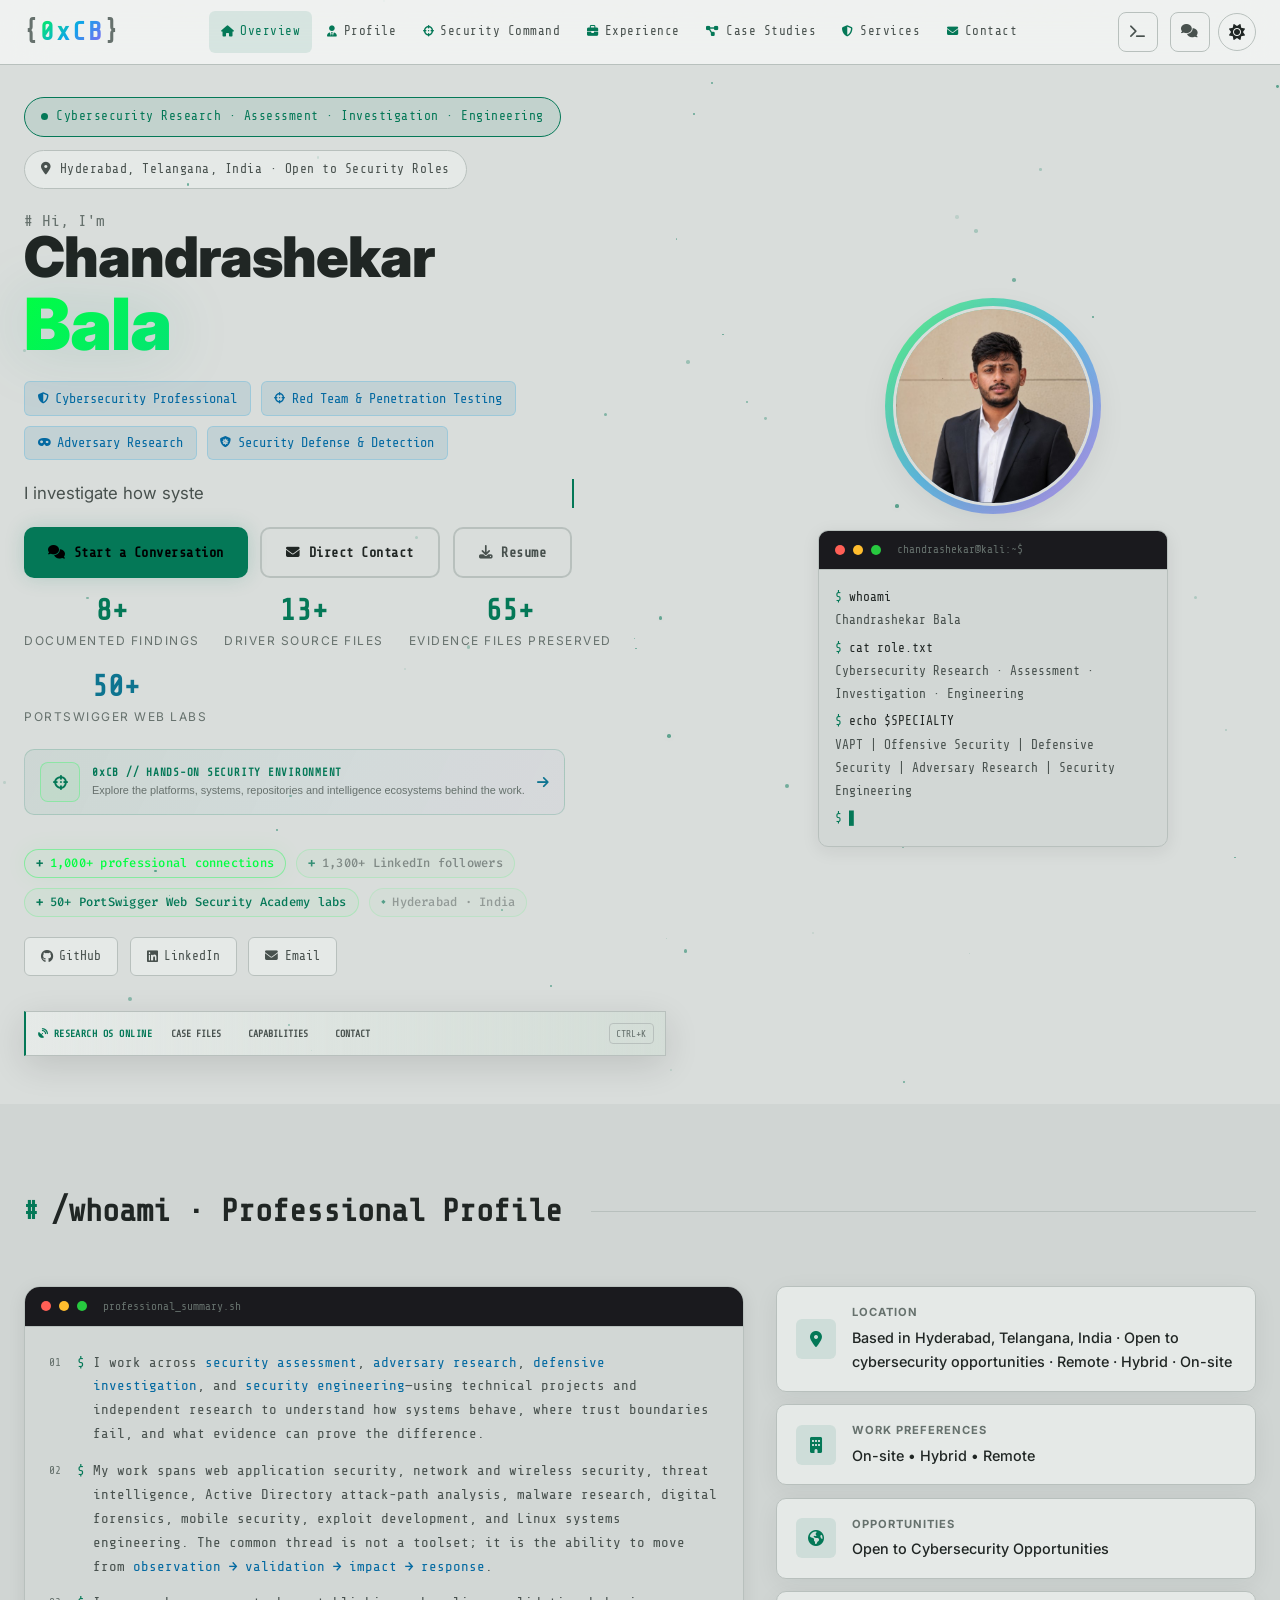
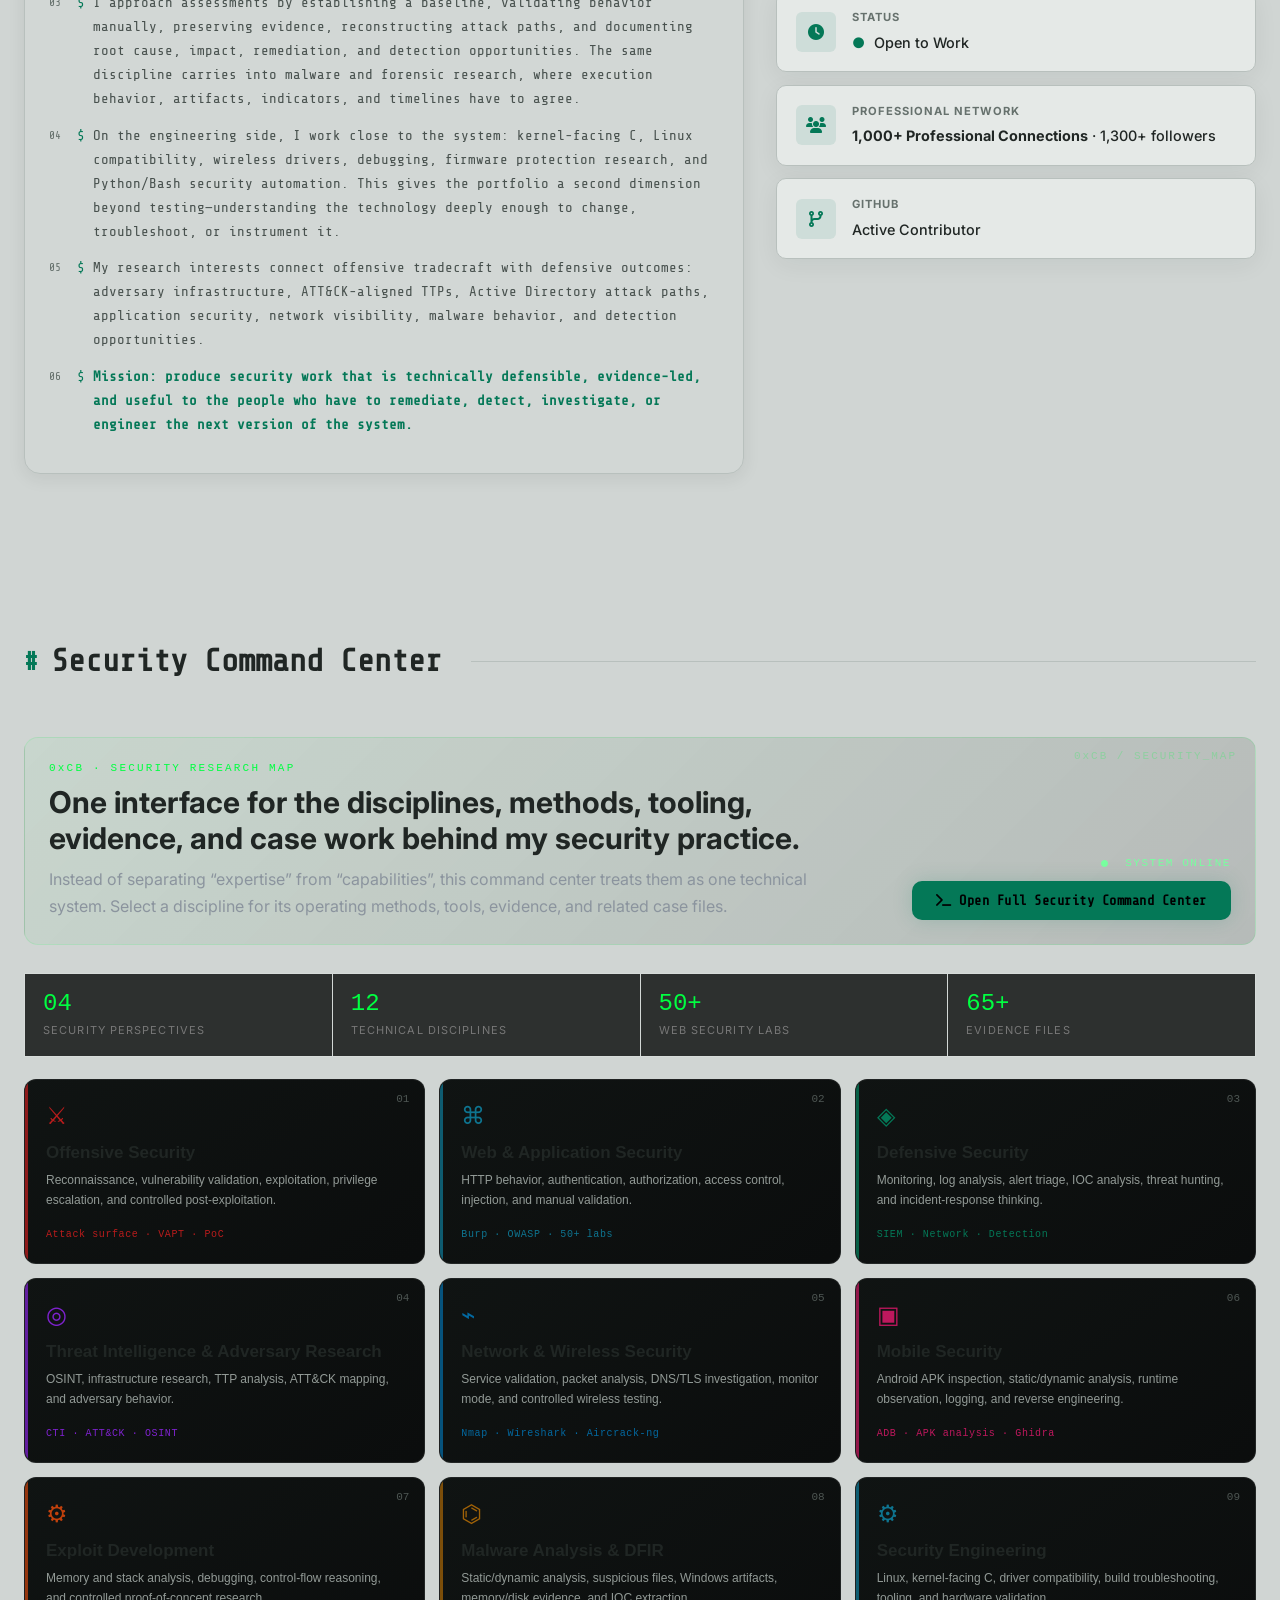
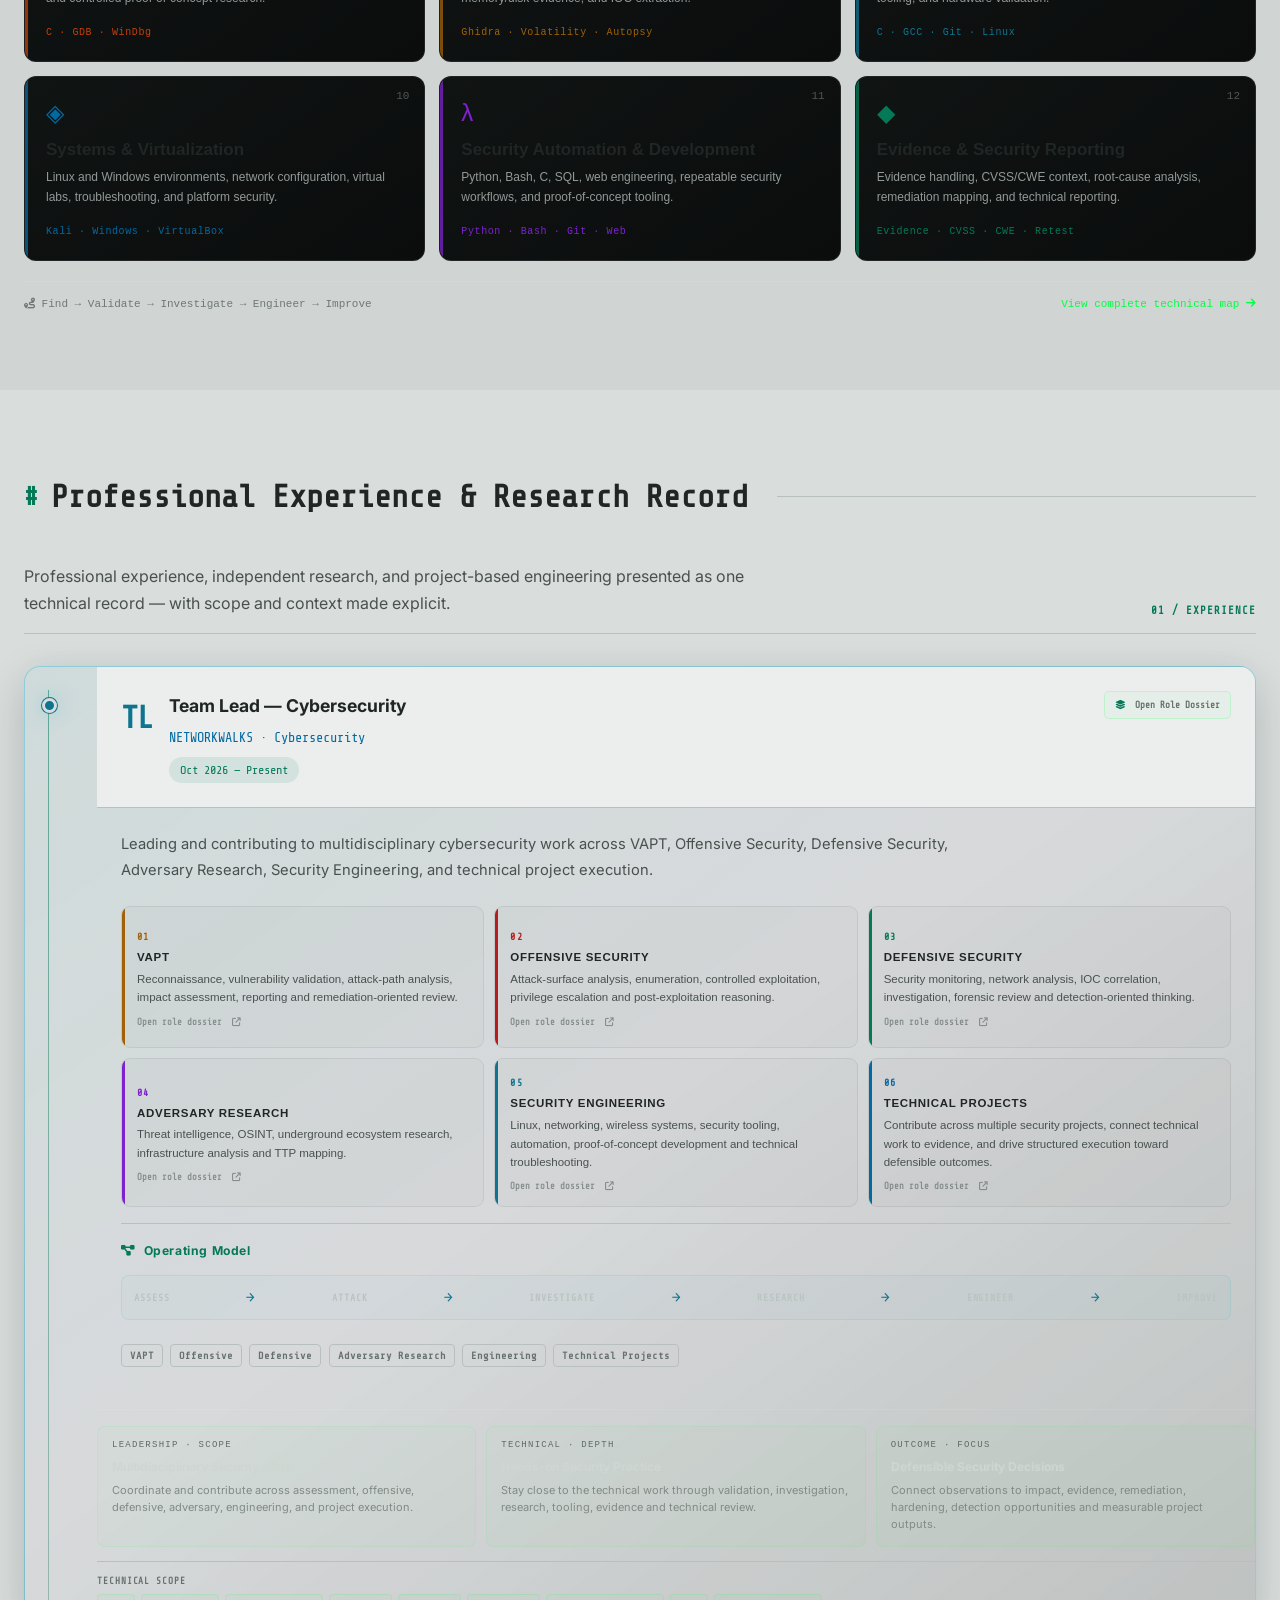
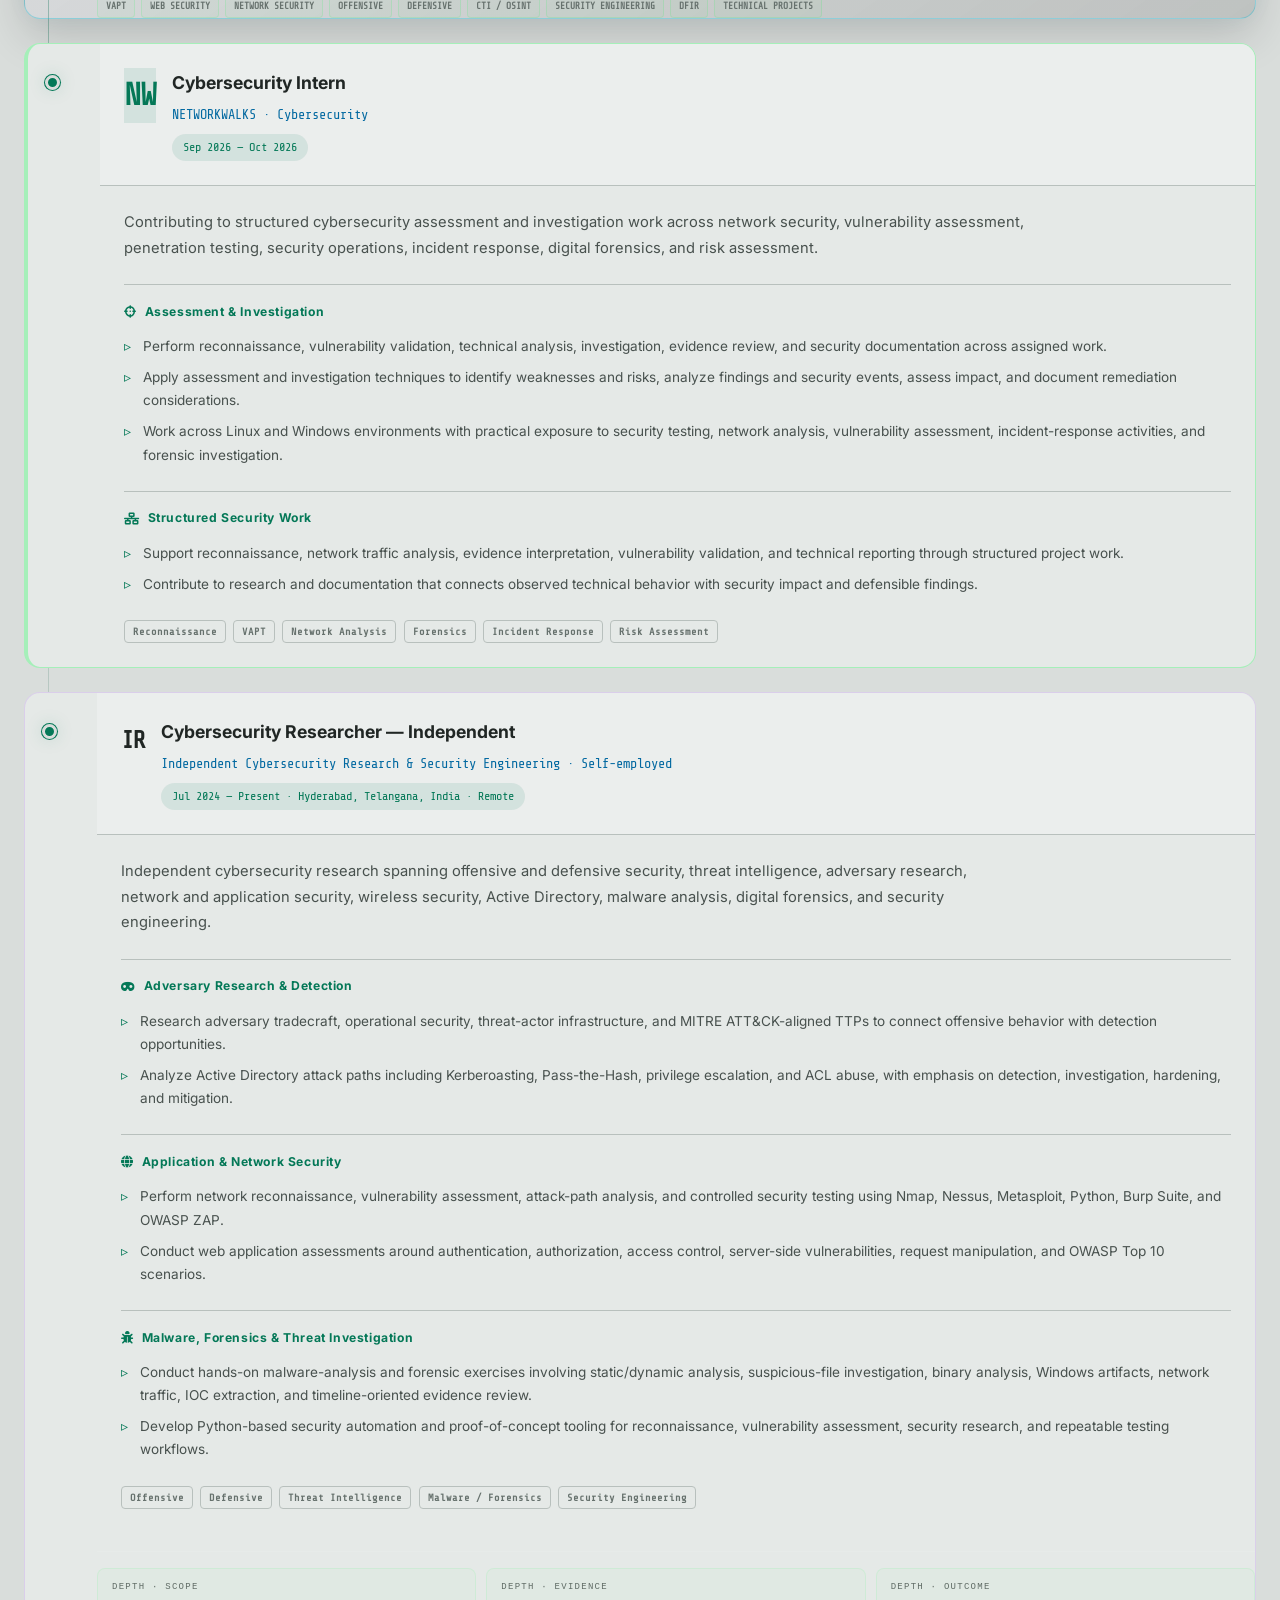
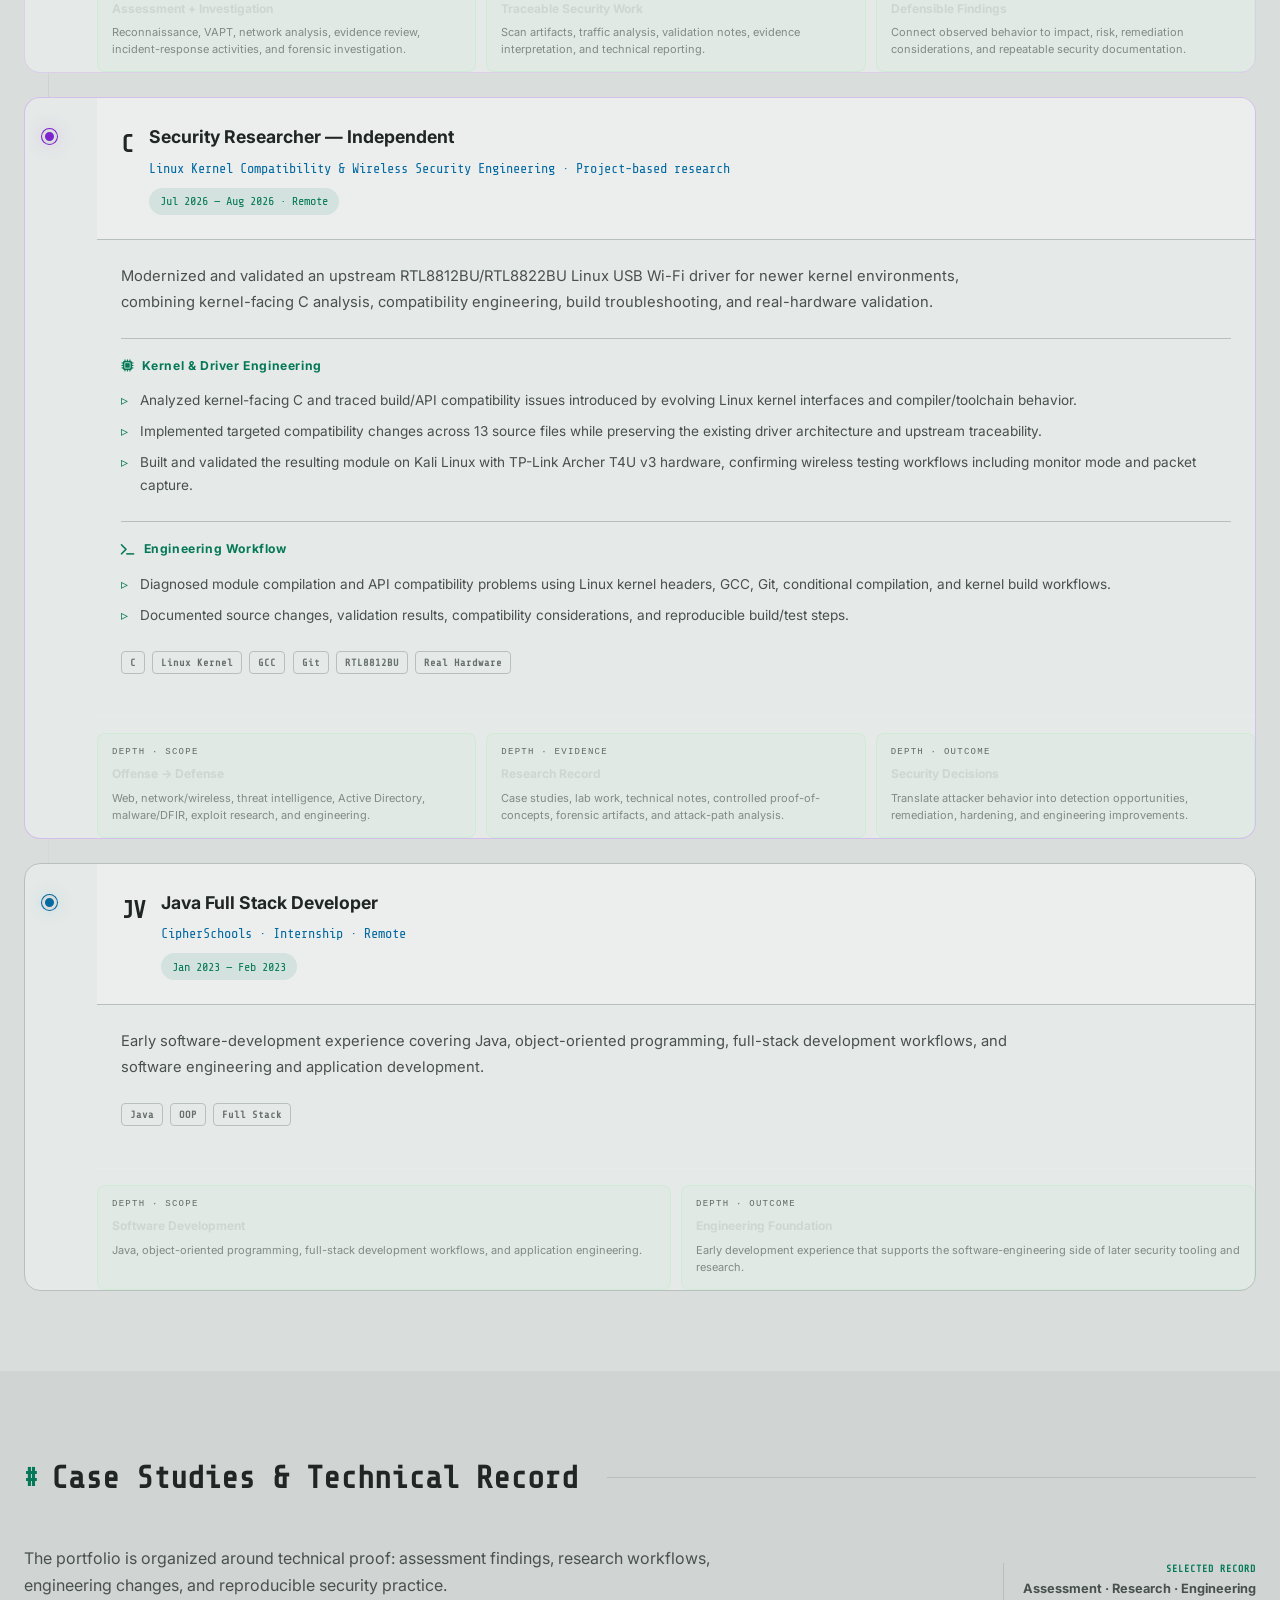
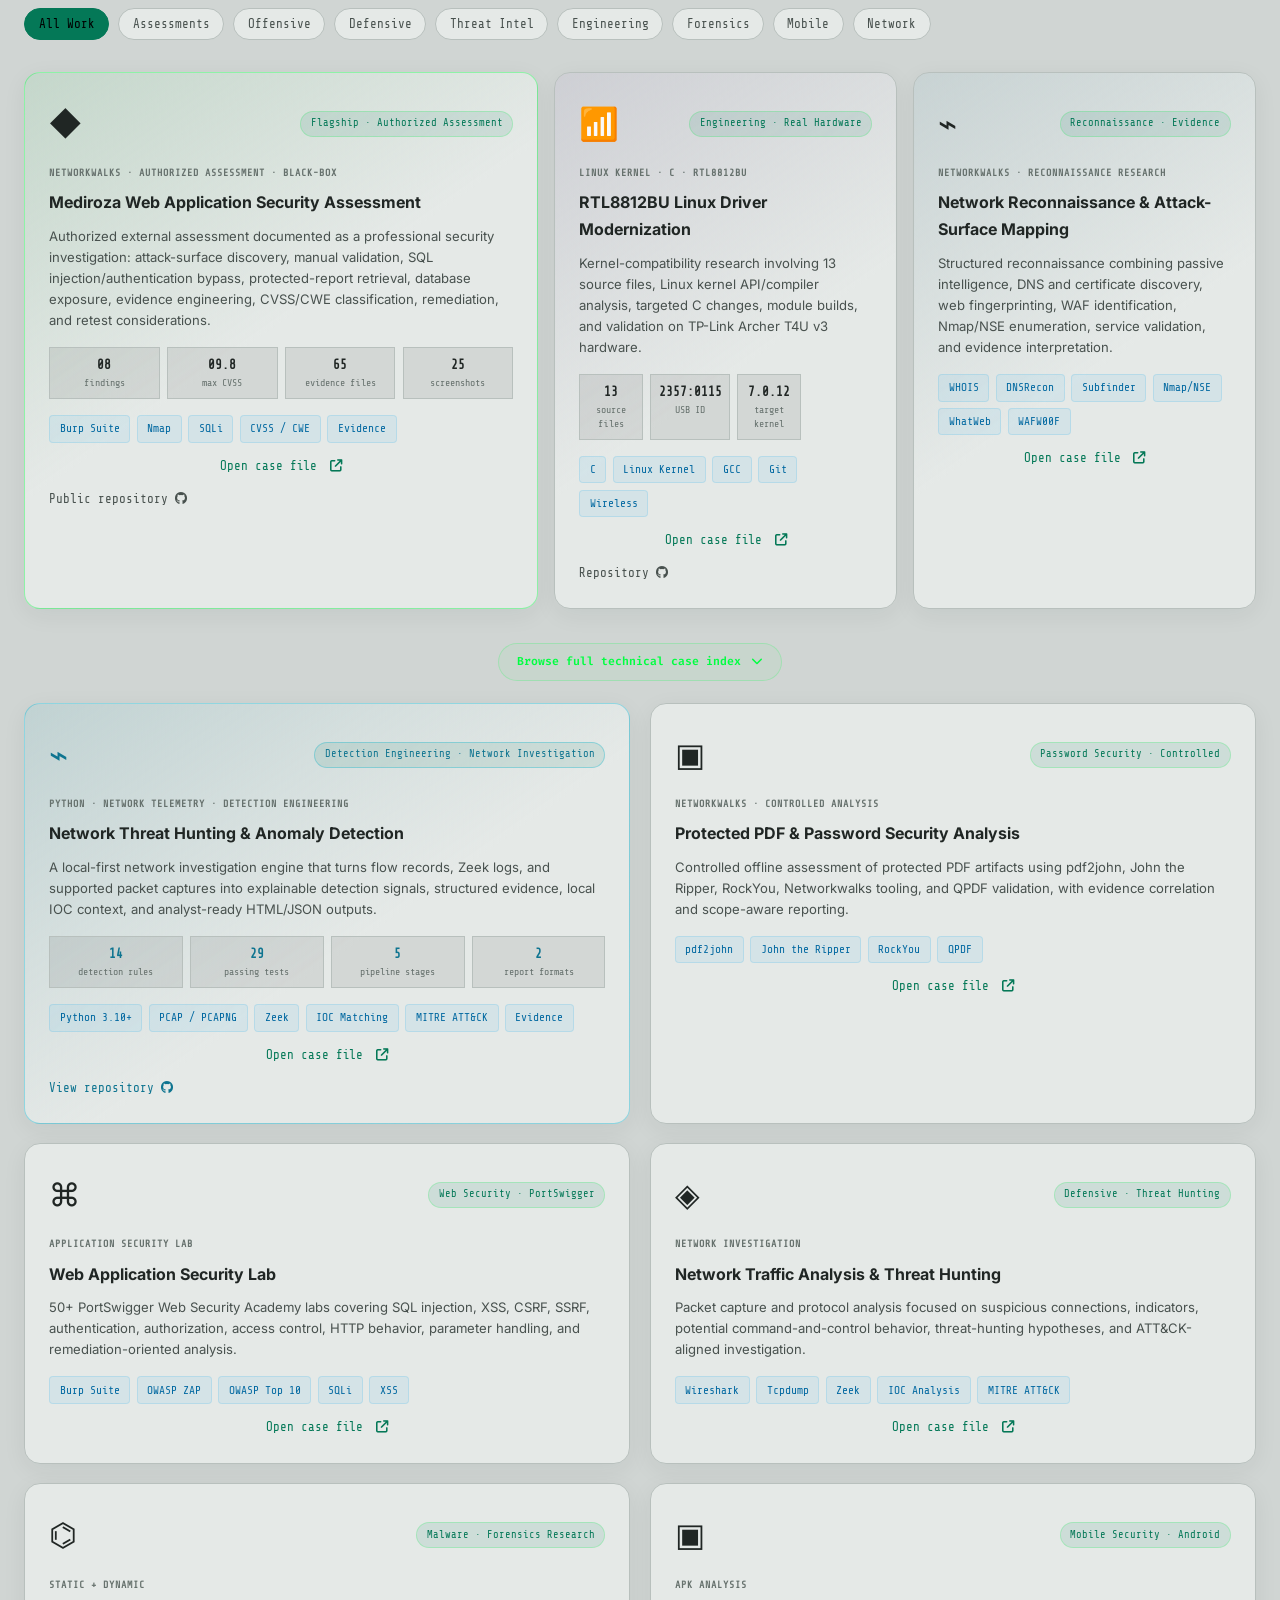
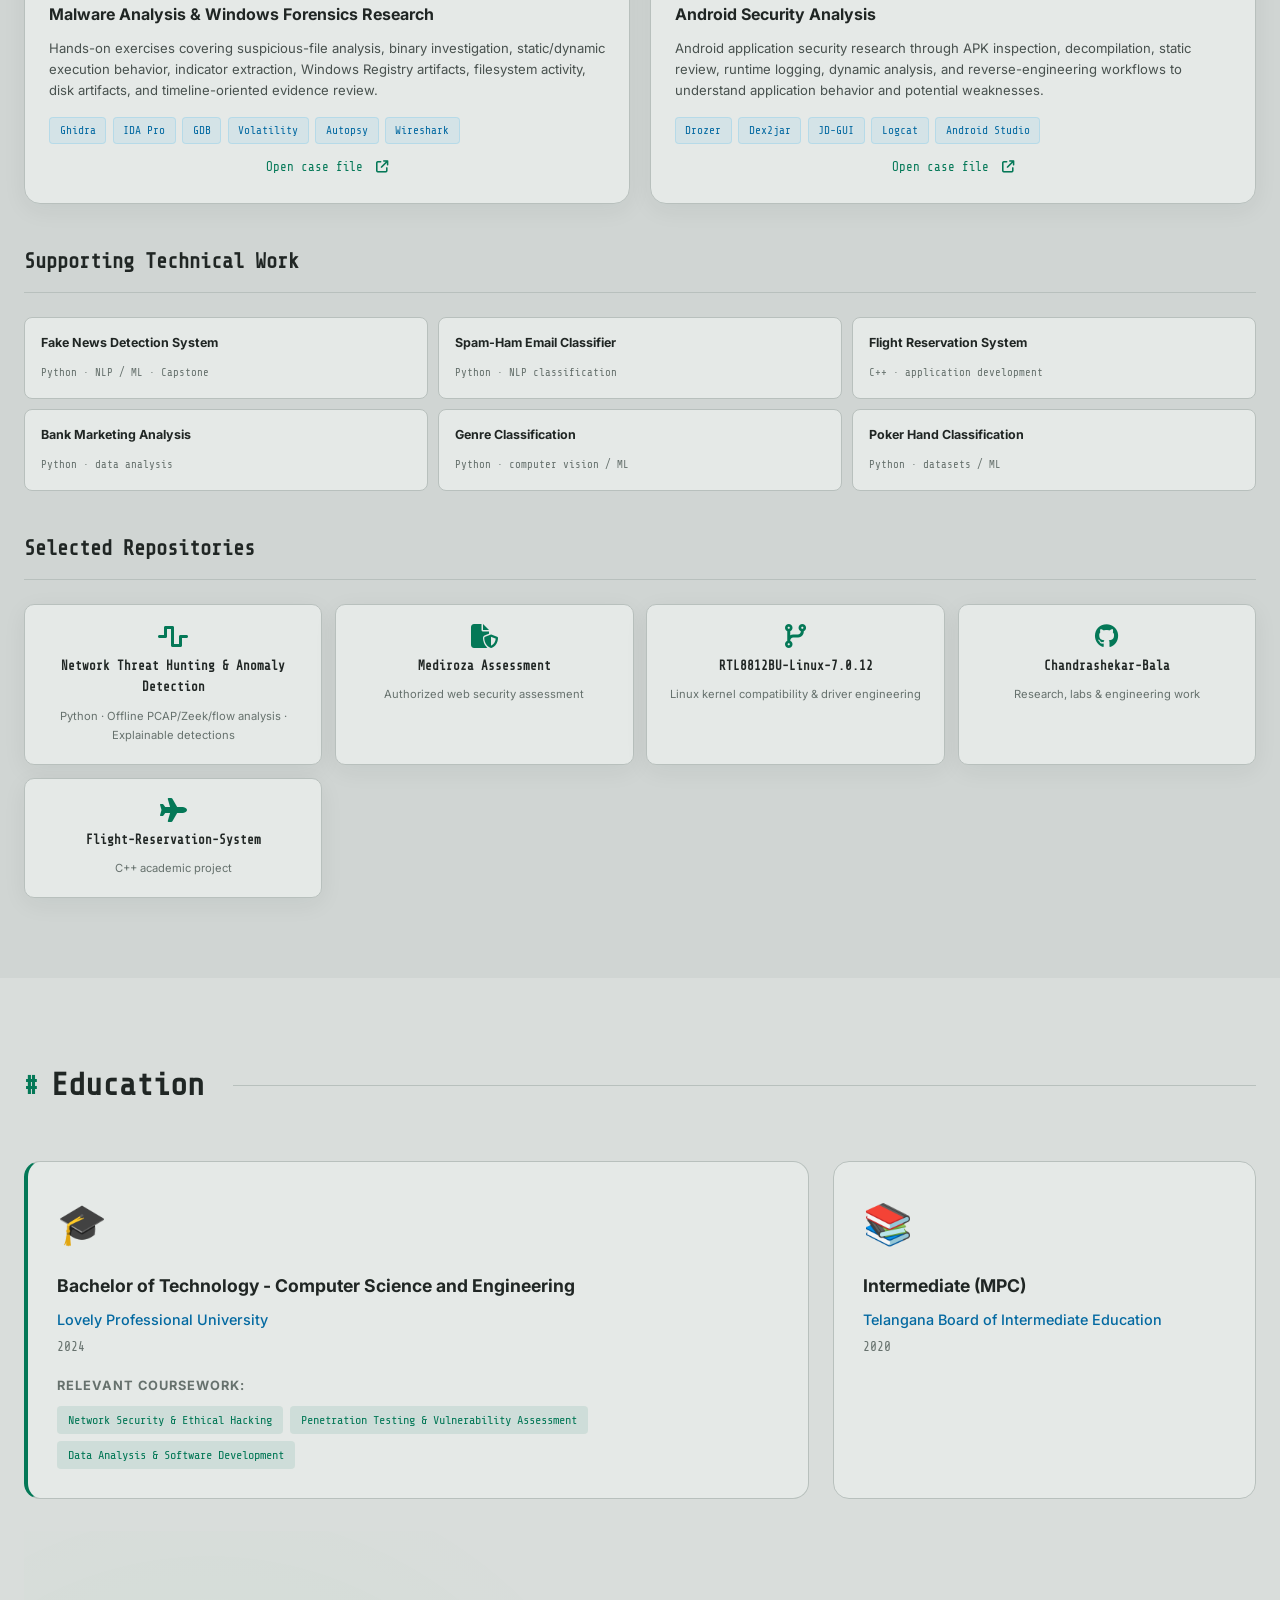
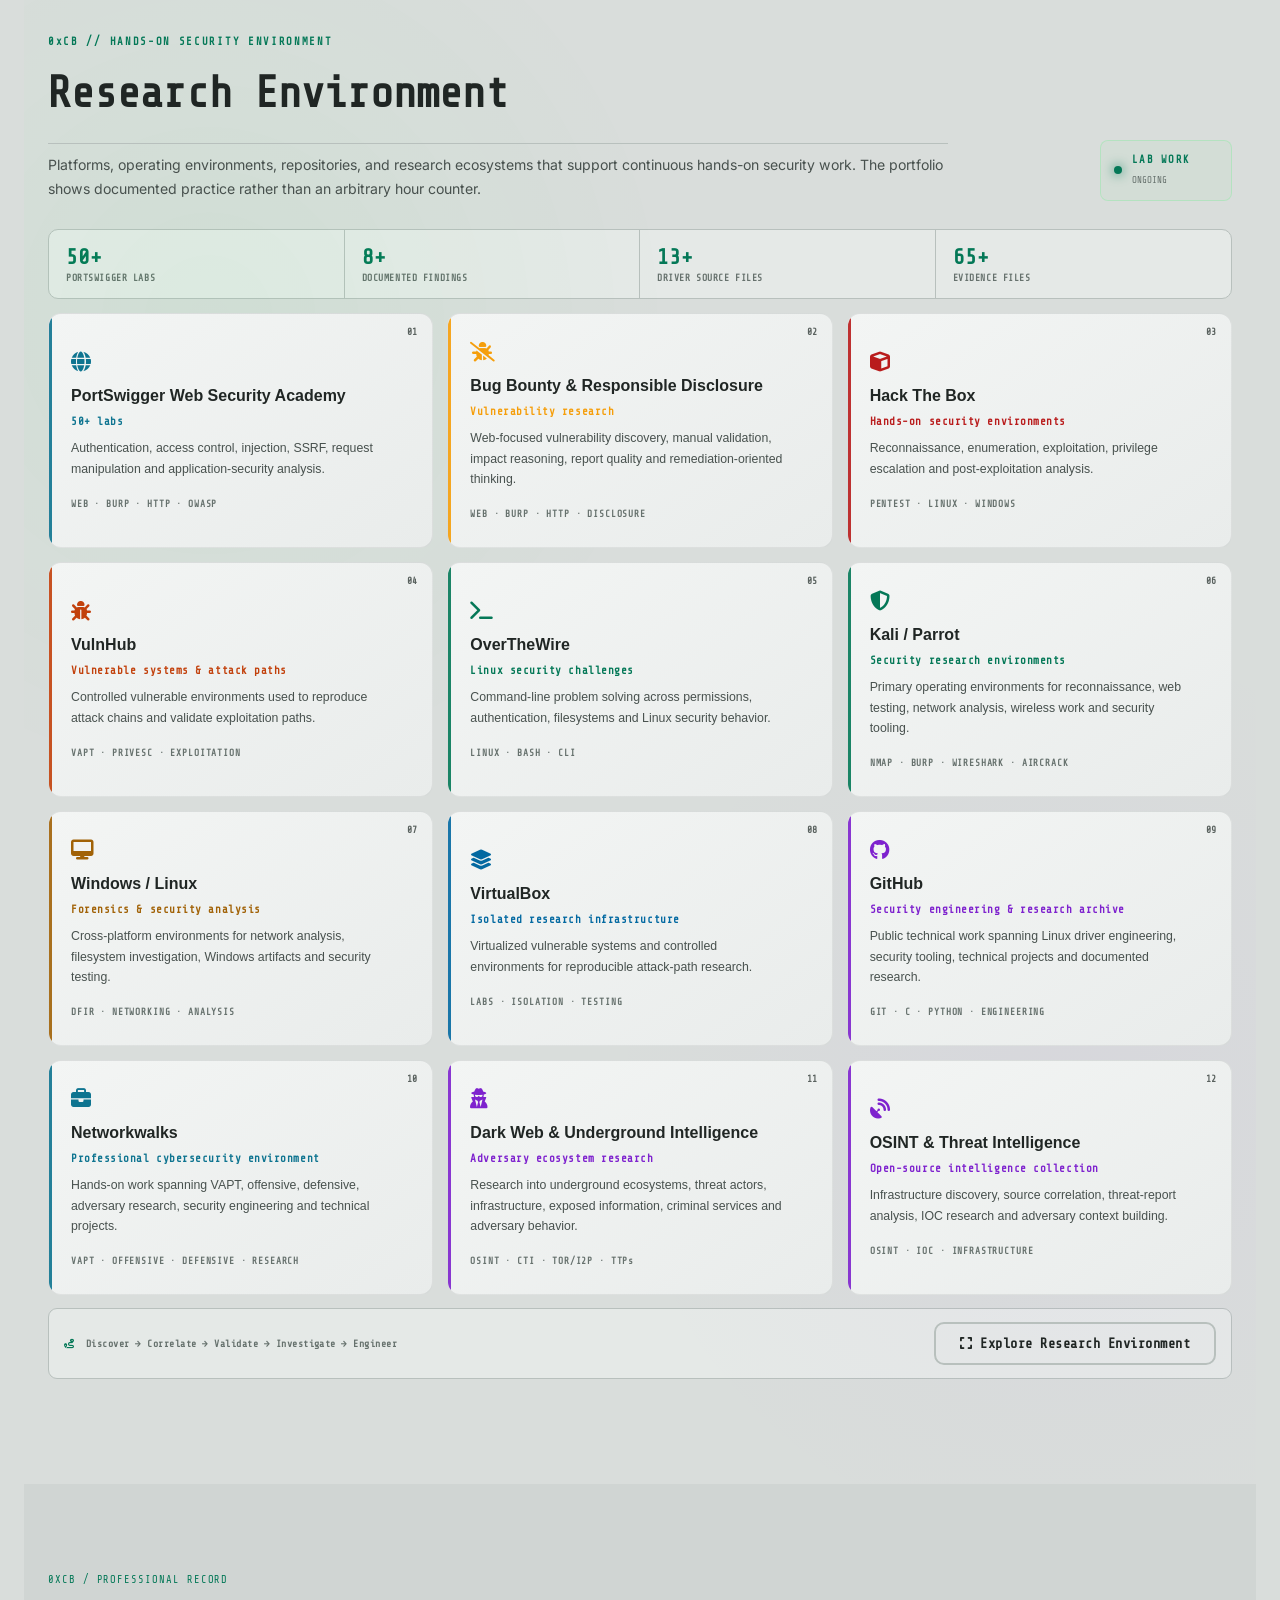
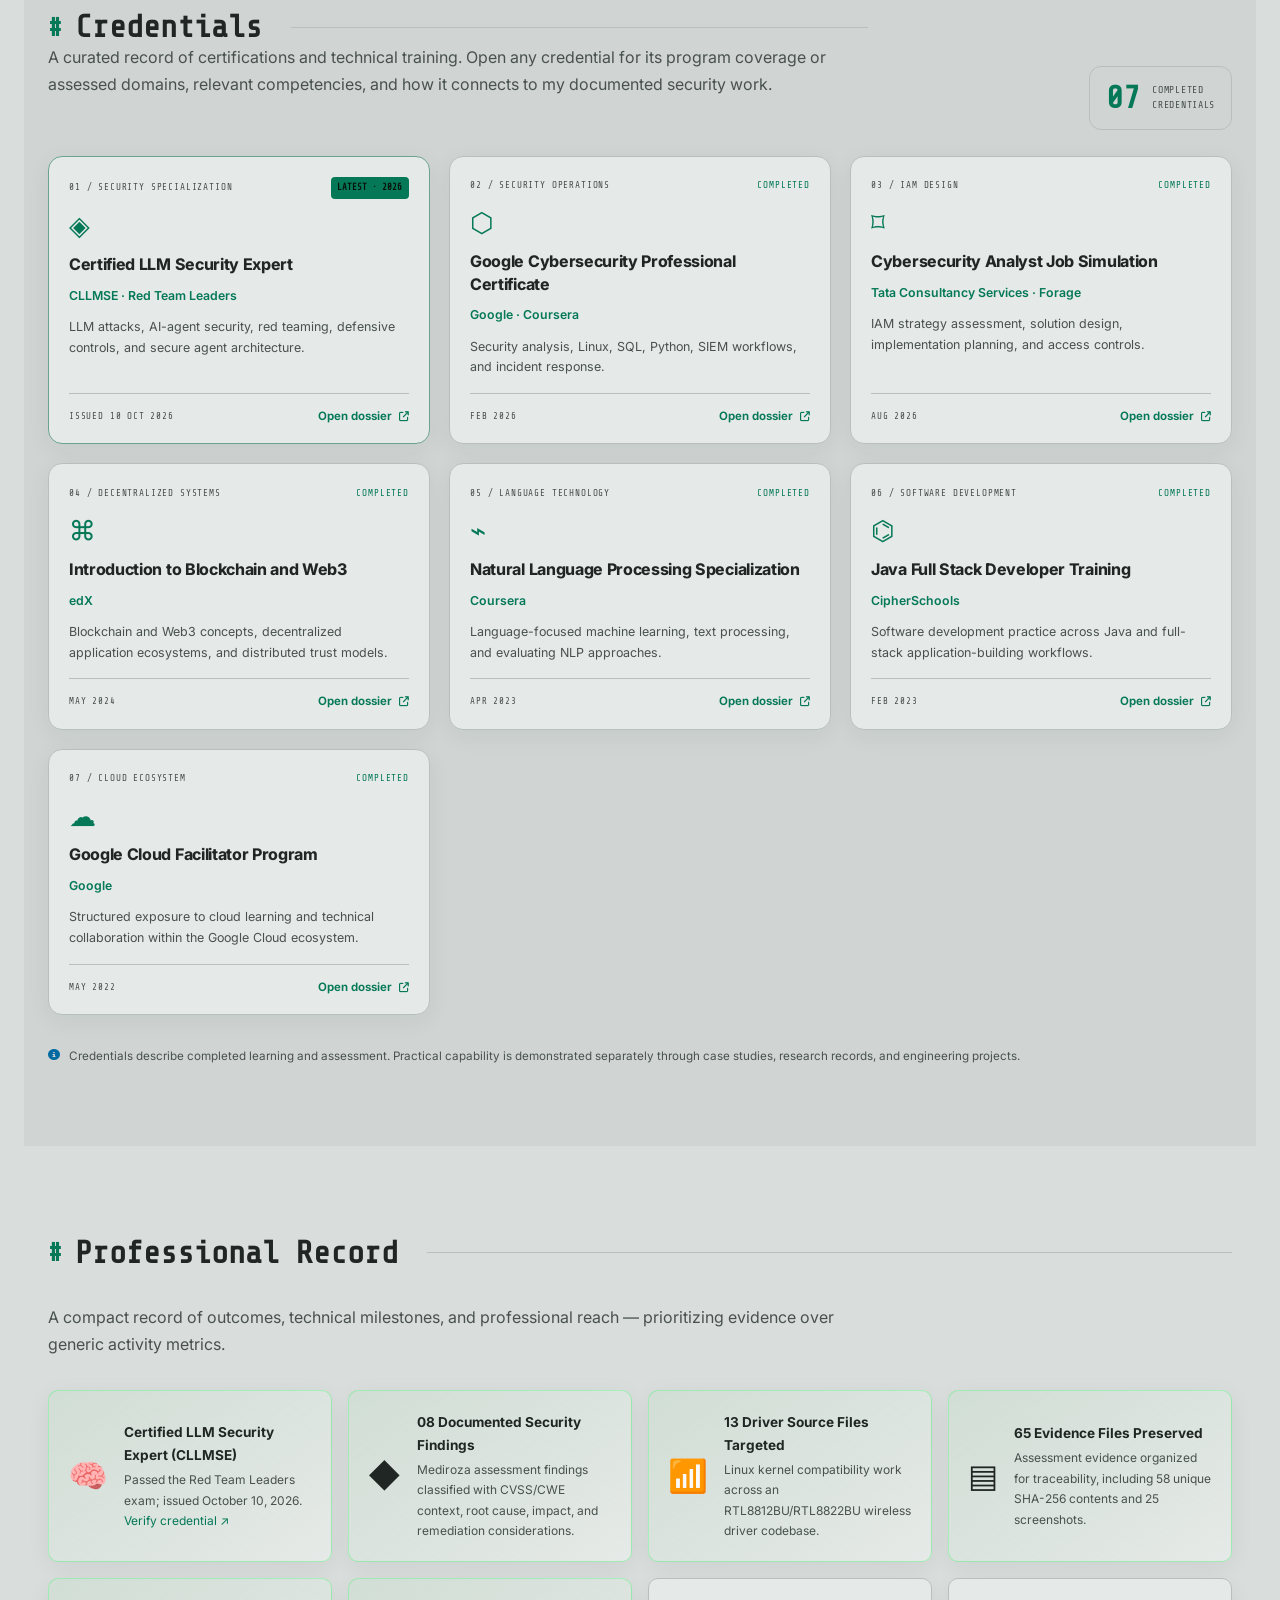
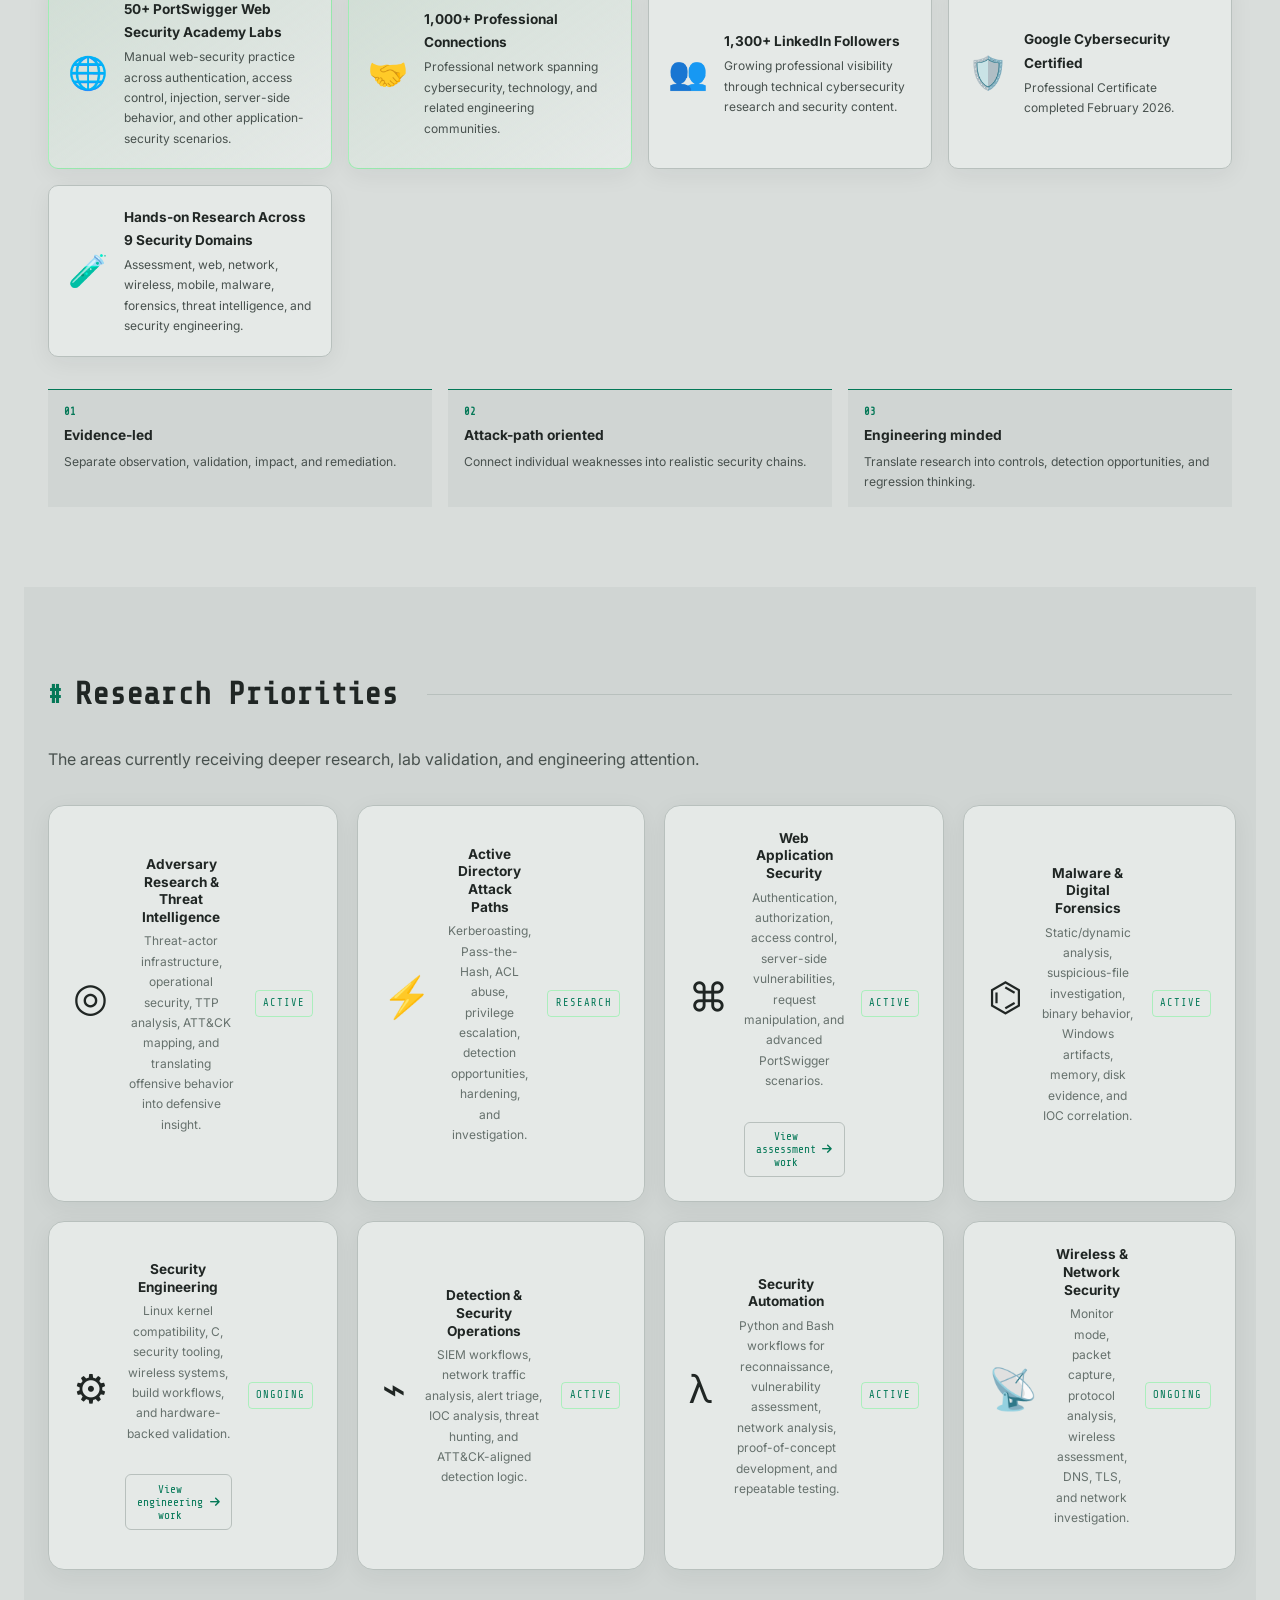
<file: index.html>
<!DOCTYPE html>

<html data-theme="dark" lang="en">
<head>
<meta charset="utf-8"/>
<meta content="width=device-width, initial-scale=1.0" name="viewport"/>
<title>Chandrashekar Bala | Cybersecurity Researcher | Security Assessment &amp; Engineering</title>
<meta content="Chandrashekar Bala — an interactive cybersecurity research portfolio spanning security assessment, web security, threat intelligence, DFIR, wireless security, and security engineering." name="description"/>
<meta content="cybersecurity researcher, penetration testing, web application security, threat intelligence, malware analysis, digital forensics, security engineering, Linux kernel, wireless security, SOC, Chandrashekar Bala" name="keywords"/>
<meta content="Chandrashekar Bala" name="author"/>
<meta content="Chandrashekar Bala | 0xCB Security Research Portfolio" property="og:title"/>
<meta content="Cybersecurity portfolio covering security assessments, adversary research, digital forensics, malware analysis, threat intelligence, and systems security engineering." property="og:description"/>
<meta content="profile.jpg" property="og:image"/>
<meta content="https://chandrashekar-bala.github.io" property="og:url"/>
<meta content="summary_large_image" name="twitter:card"/>
<link href="data:image/svg+xml,&lt;svg xmlns='http://www.w3.org/2000/svg' viewBox='0 0 100 100'&gt;&lt;text y='.9em' font-size='90'&gt;🛡️&lt;/text&gt;&lt;/svg&gt;" rel="icon" type="image/x-icon"/>
<link href="style.css" rel="stylesheet"/>
<link href="https://cdnjs.cloudflare.com/ajax/libs/font-awesome/6.5.1/css/all.min.css" rel="stylesheet"/>
<link href="https://fonts.googleapis.com" rel="preconnect"/>
<link crossorigin="" href="https://fonts.gstatic.com" rel="preconnect"/>
<link href="https://fonts.googleapis.com/css2?family=Share+Tech+Mono&amp;family=Inter:wght@300;400;500;600;700;800;900&amp;family=Fira+Code:wght@400;500;600;700&amp;display=swap" rel="stylesheet"/>
<link href="https://cdnjs.cloudflare.com/ajax/libs/animate.css/4.1.1/animate.min.css" rel="stylesheet"/>
<link href="https://unpkg.com/aos@2.3.1/dist/aos.css" rel="stylesheet"/>
</head>
<body>
<canvas id="matrixRain"></canvas>
<nav class="navbar" id="navbar">
<div class="nav-container">
<a class="logo" href="#">
<span class="logo-bracket">{</span>
<span class="logo-text">0xCB</span>
<span class="logo-bracket">}</span>
</a>
<div class="nav-links"><a href="#home"><i class="fas fa-house"></i> Overview</a><a href="#about"><i class="fas fa-user-tie"></i> Profile</a><a href="#security-command"><i class="fas fa-crosshairs"></i> Security Command</a><a href="#experience"><i class="fas fa-briefcase"></i> Experience</a><a href="#projects"><i class="fas fa-diagram-project"></i> Case Studies</a><a href="#services"><i class="fas fa-shield-halved"></i> Services</a><a href="#connect"><i class="fas fa-envelope"></i> Contact</a></div>
<div class="nav-actions">
<button aria-label="Open command center" class="quick-action-toggle" id="commandTrigger" title="Command Center (Ctrl+K)" type="button"><i class="fas fa-terminal"></i></button><button aria-label="Start a conversation" class="quick-action-toggle nav-conversation-trigger" id="navConversationTrigger" title="Start a Conversation" type="button"><i class="fas fa-comments"></i></button>
<button aria-label="Toggle theme" class="theme-toggle" type="button">
<i class="fas fa-moon"></i>
</button>
<button aria-label="Menu" class="hamburger" type="button">
<span></span><span></span><span></span>
</button>
</div>
</div>
</nav>
<section class="hero" id="home">
<div class="hero-content">
<div class="hero-grid">
<div class="hero-left">
<div class="hero-badge-group">
<span class="hero-badge pulse-badge">
<span class="pulse-dot"></span> Cybersecurity Research · Assessment · Investigation · Engineering
                        </span>
<span class="hero-badge location-badge">
<i class="fas fa-map-marker-alt"></i> Hyderabad, Telangana, India · Open to Security Roles
                        </span>
</div>
<div class="hero-name-container">
<p class="hero-greeting"># Hi, I'm</p>
<h1 class="hero-name">
<span class="name-first">Chandrashekar</span>
<span class="name-last">Bala</span>
</h1>
</div>
<div class="hero-roles">
<span class="role-tag"><i class="fas fa-shield-alt"></i> Cybersecurity Professional</span>
<span class="role-tag"><i class="fas fa-crosshairs"></i> Red Team &amp; Penetration Testing</span>
<span class="role-tag"><i class="fas fa-mask"></i> Adversary Research</span>
<span class="role-tag"><i class="fas fa-shield-virus"></i> Security Defense &amp; Detection</span>
</div>
<p class="hero-mission">
                        I investigate how systems behave under attack, validate security boundaries, preserve technical evidence, and turn findings into remediation, detection, and engineering decisions across applications, networks, endpoints, and Linux systems.
                    </p>
<div class="hero-actions">
<button class="btn btn-primary conversation-trigger" type="button"><i class="fas fa-comments"></i> Start a Conversation</button>
<a class="btn btn-secondary" href="mailto:chandrashekar-bala@protonmail.com">
<i class="fas fa-envelope"></i> Direct Contact
                        </a>
<a class="btn btn-outline" href="#" onclick="handleResumeClick(event)">
<i class="fas fa-download"></i> Resume
                        </a>
</div>
<div class="hero-stats">
<div class="stat-item"><span class="stat-number" data-count="8+">8+</span><span class="stat-label">Documented Findings</span></div>
<div class="stat-item"><span class="stat-number" data-count="13+">13+</span><span class="stat-label">Driver Source Files</span></div>
<div class="stat-item"><span class="stat-number" data-count="65+">65+</span><span class="stat-label">Evidence Files Preserved</span></div>
<div class="stat-item stat-research-proof"><span class="stat-number" data-count="50+">50+</span><span class="stat-label">PortSwigger Web Labs</span></div>
<button aria-controls="researchMapModal" aria-haspopup="dialog" class="hero-research-access" id="heroResearchEnvironment" type="button"><span class="hero-research-access-icon"><i class="fas fa-crosshairs"></i></span><span class="hero-research-access-copy"><strong>0xCB // HANDS-ON SECURITY ENVIRONMENT</strong><small>Explore the platforms, systems, repositories and intelligence ecosystems behind the work.</small></span><i aria-hidden="true" class="fas fa-arrow-right hero-research-access-arrow"></i></button>
</div>
<div class="hero-social-proof"><span class="network-primary">1,000+ professional connections</span><span class="network-secondary">1,300+ LinkedIn followers</span><span class="network-labs">50+ PortSwigger Web Security Academy labs</span><span class="network-location">Hyderabad · India</span></div>
<div class="hero-socials">
<a aria-label="GitHub" class="social-btn" href="https://github.com/Chandrashekar-Bala" rel="noopener noreferrer" target="_blank">
<i class="fab fa-github"></i> GitHub
                        </a>
<a aria-label="LinkedIn" class="social-btn linkedin" href="https://www.linkedin.com/in/chandrashekar-bala/" rel="noopener noreferrer" target="_blank">
<i class="fab fa-linkedin"></i> LinkedIn
                        </a>
<a aria-label="Email" class="social-btn email" href="mailto:chandrashekar-bala@protonmail.com">
<i class="fas fa-envelope"></i> Email
                        </a>
</div>
<div aria-label="Portfolio command shortcuts" class="hero-command-ribbon">
<span><i class="fas fa-satellite-dish"></i> RESEARCH OS ONLINE</span>
<button class="ribbon-action" data-command-action="cases" type="button">CASE FILES</button>
<button class="ribbon-action" data-command-action="capabilities" type="button">CAPABILITIES</button>
<button class="ribbon-action" data-command-action="conversation" type="button">CONTACT</button>
<span class="ribbon-key">CTRL+K</span>
</div>
</div>
<div class="hero-right">
<div class="profile-container">
<div class="profile-ring"></div>
<img alt="Chandrashekar Bala" class="profile-img" onerror="this.src='data:image/svg+xml,&lt;svg xmlns=%22http://www.w3.org/2000/svg%22 width=%22200%22 height=%22200%22&gt;&lt;rect fill=%22%231a1a1a%22 width=%22200%22 height=%22200%22/&gt;&lt;text fill=%22%2300ff41%22 font-family=%22monospace%22 font-size=%2280%22 x=%2250%25%22 y=%2255%25%22 text-anchor=%22middle%22 dominant-baseline=%22middle%22&gt;CB&lt;/text&gt;&lt;/svg&gt;'" src="profile.jpg"/>
</div>
<div class="terminal-mini">
<div class="terminal-header">
<span class="t-dot red"></span>
<span class="t-dot yellow"></span>
<span class="t-dot green"></span>
<span class="terminal-title">chandrashekar@kali:~$</span>
</div>
<div class="terminal-body">
<p><span class="t-prompt">$</span> whoami</p>
<p class="t-output">Chandrashekar Bala</p>
<p><span class="t-prompt">$</span> cat role.txt</p>
<p class="t-output">Cybersecurity Research · Assessment · Investigation · Engineering</p>
<p><span class="t-prompt">$</span> echo $SPECIALTY</p>
<p class="t-output">VAPT | Offensive Security | Defensive Security | Adversary Research | Security Engineering</p>
<p><span class="t-prompt">$</span> <span class="t-cursor">▋</span></p>
</div>
</div>
</div>
</div>
</div>
<div class="scroll-indicator">
<div class="scroll-mouse">
<div class="scroll-wheel"></div>
</div>
<span>SCROLL DOWN</span>
</div>
</section>
<section class="about section-dark" id="about">
<div class="section-container">
<h2 class="section-title">
<span class="title-hash">#</span>
<span class="title-text">/whoami · Professional Profile</span>
<span class="title-line"></span>
</h2>
<div class="about-grid">
<div class="about-terminal">
<div class="terminal-header">
<span class="t-dot red"></span>
<span class="t-dot yellow"></span>
<span class="t-dot green"></span>
<span class="terminal-title">professional_summary.sh</span>
</div>
<div class="terminal-body about-body">
<div class="terminal-line">
<span class="line-number">01</span>
<span class="t-prompt">$</span>
<div class="terminal-text">I work across <span class="text-highlight">security assessment</span>, <span class="text-highlight">adversary research</span>, <span class="text-highlight">defensive investigation</span>, and <span class="text-highlight">security engineering</span>—using technical projects and independent research to understand how systems behave, where trust boundaries fail, and what evidence can prove the difference.</div>
</div>
<div class="terminal-line">
<span class="line-number">02</span>
<span class="t-prompt">$</span>
<div class="terminal-text">My work spans web application security, network and wireless security, threat intelligence, Active Directory attack-path analysis, malware research, digital forensics, mobile security, exploit development, and Linux systems engineering. The common thread is not a toolset; it is the ability to move from <span class="text-highlight">observation → validation → impact → response</span>.</div>
</div>
<div class="terminal-line">
<span class="line-number">03</span>
<span class="t-prompt">$</span>
<div class="terminal-text">I approach assessments by establishing a baseline, validating behavior manually, preserving evidence, reconstructing attack paths, and documenting root cause, impact, remediation, and detection opportunities. The same discipline carries into malware and forensic research, where execution behavior, artifacts, indicators, and timelines have to agree.</div>
</div>
<div class="terminal-line">
<span class="line-number">04</span>
<span class="t-prompt">$</span>
<div class="terminal-text">On the engineering side, I work close to the system: kernel-facing C, Linux compatibility, wireless drivers, debugging, firmware protection research, and Python/Bash security automation. This gives the portfolio a second dimension beyond testing—understanding the technology deeply enough to change, troubleshoot, or instrument it.</div>
</div>
<div class="terminal-line">
<span class="line-number">05</span>
<span class="t-prompt">$</span>
<div class="terminal-text">My research interests connect offensive tradecraft with defensive outcomes: adversary infrastructure, ATT&amp;CK-aligned TTPs, Active Directory attack paths, application security, network visibility, malware behavior, and detection opportunities.</div>
</div>
<div class="terminal-line mission-line">
<span class="line-number">06</span>
<span class="t-prompt">$</span>
<div class="terminal-text"><span class="mission-text">Mission: produce security work that is technically defensible, evidence-led, and useful to the people who have to remediate, detect, investigate, or engineer the next version of the system.</span></div>
</div>
</div>
</div>
<div class="about-info-cards">
<div class="info-card">
<div class="info-icon"><i class="fas fa-map-marker-alt"></i></div>
<div class="info-content">
<h4>Location</h4>
<p>Based in Hyderabad, Telangana, India · Open to cybersecurity opportunities · Remote · Hybrid · On-site</p>
</div>
</div>
<div class="info-card">
<div class="info-icon"><i class="fas fa-building"></i></div>
<div class="info-content">
<h4>Work Preferences</h4>
<p>On-site • Hybrid • Remote</p>
</div>
</div>
<div class="info-card">
<div class="info-icon"><i class="fas fa-globe-americas"></i></div>
<div class="info-content">
<h4>Opportunities</h4>
<p>Open to Cybersecurity Opportunities</p>
</div>
</div>
<div class="info-card">
<div class="info-icon"><i class="fas fa-clock"></i></div>
<div class="info-content">
<h4>Status</h4>
<p><span class="status-active">●</span> Open to Work</p>
</div>
</div>
<div class="info-card">
<div class="info-icon"><i class="fas fa-users"></i></div>
<div class="info-content">
<h4>Professional Network</h4>
<p><strong>1,000+ Professional Connections</strong> · 1,300+ followers</p>
</div>
</div>
<div class="info-card">
<div class="info-icon"><i class="fas fa-code-branch"></i></div>
<div class="info-content">
<h4>GitHub</h4>
<p>Active Contributor</p>
</div>
</div>
</div>
</div>
</div>
</section>
<section class="security-command section-dark" id="security-command">
<div class="section-container">
<h2 class="section-title"><span class="title-hash">#</span><span class="title-text">Security Command Center</span><span class="title-line"></span></h2>
<div class="command-center-intro">
<div>
<span class="command-center-kicker">0xCB · SECURITY RESEARCH MAP</span>
<h3>One interface for the disciplines, methods, tooling, evidence, and case work behind my security practice.</h3>
<p>Instead of separating “expertise” from “capabilities”, this command center treats them as one technical system. Select a discipline for its operating methods, tools, evidence, and related case files.</p>
</div>
<div class="command-center-launch">
<span class="command-center-signal"><i class="fas fa-circle"></i> SYSTEM ONLINE</span>
<button class="btn btn-primary" id="openSecurityCommand" type="button"><i class="fas fa-terminal"></i> Open Full Security Command Center</button>
</div>
</div>
<div class="command-center-metrics">
<div><strong>04</strong><span>Security perspectives</span></div><div><strong>12</strong><span>Technical disciplines</span></div><div><strong>50+</strong><span>Web security labs</span></div><div><strong>65+</strong><span>Evidence files</span></div>
</div>
<div class="unified-domain-grid" id="unifiedDomainGrid">
<button class="unified-domain-card domain-offensive" data-security-domain="offensive" type="button"><span>01</span><i>⚔</i><h3>Offensive Security</h3><p>Reconnaissance, vulnerability validation, exploitation, privilege escalation, and controlled post-exploitation.</p><small>Attack surface · VAPT · PoC</small></button>
<button class="unified-domain-card domain-web" data-security-domain="web" type="button"><span>02</span><i>⌘</i><h3>Web &amp; Application Security</h3><p>HTTP behavior, authentication, authorization, access control, injection, and manual validation.</p><small>Burp · OWASP · 50+ labs</small></button>
<button class="unified-domain-card domain-defensive" data-security-domain="defensive" type="button"><span>03</span><i>◈</i><h3>Defensive Security</h3><p>Monitoring, log analysis, alert triage, IOC analysis, threat hunting, and incident-response thinking.</p><small>SIEM · Network · Detection</small></button>
<button class="unified-domain-card domain-threat" data-security-domain="adversary" type="button"><span>04</span><i>◎</i><h3>Threat Intelligence &amp; Adversary Research</h3><p>OSINT, infrastructure research, TTP analysis, ATT&amp;CK mapping, and adversary behavior.</p><small>CTI · ATT&amp;CK · OSINT</small></button>
<button class="unified-domain-card domain-network" data-security-domain="network" type="button"><span>05</span><i>⌁</i><h3>Network &amp; Wireless Security</h3><p>Service validation, packet analysis, DNS/TLS investigation, monitor mode, and controlled wireless testing.</p><small>Nmap · Wireshark · Aircrack-ng</small></button>
<button class="unified-domain-card domain-mobile" data-security-domain="mobile" type="button"><span>06</span><i>▣</i><h3>Mobile Security</h3><p>Android APK inspection, static/dynamic analysis, runtime observation, logging, and reverse engineering.</p><small>ADB · APK analysis · Ghidra</small></button>
<button class="unified-domain-card domain-lowlevel" data-security-domain="exploit" type="button"><span>07</span><i>⚙</i><h3>Exploit Development</h3><p>Memory and stack analysis, debugging, control-flow reasoning, and controlled proof-of-concept research.</p><small>C · GDB · WinDbg</small></button>
<button class="unified-domain-card domain-dfir" data-security-domain="forensics" type="button"><span>08</span><i>⌬</i><h3>Malware Analysis &amp; DFIR</h3><p>Static/dynamic analysis, suspicious files, Windows artifacts, memory/disk evidence, and IOC extraction.</p><small>Ghidra · Volatility · Autopsy</small></button>
<button class="unified-domain-card domain-engineering" data-security-domain="engineering" type="button"><span>09</span><i>⚙</i><h3>Security Engineering</h3><p>Linux, kernel-facing C, driver compatibility, build troubleshooting, tooling, and hardware validation.</p><small>C · GCC · Git · Linux</small></button>
<button class="unified-domain-card domain-systems" data-security-domain="systems" type="button"><span>10</span><i>◈</i><h3>Systems &amp; Virtualization</h3><p>Linux and Windows environments, network configuration, virtual labs, troubleshooting, and platform security.</p><small>Kali · Windows · VirtualBox</small></button>
<button class="unified-domain-card domain-automation" data-security-domain="automation" type="button"><span>11</span><i>λ</i><h3>Security Automation &amp; Development</h3><p>Python, Bash, C, SQL, web engineering, repeatable security workflows, and proof-of-concept tooling.</p><small>Python · Bash · Git · Web</small></button>
<button class="unified-domain-card domain-research" data-security-domain="research" type="button"><span>12</span><i>◆</i><h3>Evidence &amp; Security Reporting</h3><p>Evidence handling, CVSS/CWE context, root-cause analysis, remediation mapping, and technical reporting.</p><small>Evidence · CVSS · CWE · Retest</small></button>
</div>
<div class="command-center-footer"><span><i class="fas fa-route"></i> Find → Validate → Investigate → Engineer → Improve</span><button class="command-center-mini" id="openSecurityCommandBottom" type="button">View complete technical map <i class="fas fa-arrow-right"></i></button></div>
</div>
</section>
<section class="experience" id="experience">
<div class="section-container">
<h2 class="section-title"><span class="title-hash">#</span><span class="title-text">Professional Experience &amp; Research Record</span><span class="title-line"></span></h2>
<div class="experience-intro"><p>Professional experience, independent research, and project-based engineering presented as one technical record — with scope and context made explicit.</p><span class="record-label">01 / EXPERIENCE</span></div>
<div class="exp-timeline upgraded-experience">
<article class="exp-card exp-teamlead">
<div class="exp-header"><div class="exp-icon-large">TL</div><div class="exp-title-group"><h3>Team Lead — Cybersecurity</h3><p class="exp-type">NETWORKWALKS · Cybersecurity</p><span class="exp-date">Oct 2026 — Present</span></div><button class="role-open-trigger" data-role-scope="teamlead" type="button"><i class="fas fa-layer-group"></i> Open Role Dossier</button></div>
<div class="exp-body">
<p class="exp-summary">Leading and contributing to multidisciplinary cybersecurity work across VAPT, Offensive Security, Defensive Security, Adversary Research, Security Engineering, and technical project execution.</p>
<div class="exp-scope-grid">
<button class="scope-block scope-vapt role-scope-trigger" data-role-scope="vapt" type="button"><span>01</span><h4>VAPT</h4><p>Reconnaissance, vulnerability validation, attack-path analysis, impact assessment, reporting and remediation-oriented review.</p><small>Open role dossier <i class="fas fa-arrow-up-right-from-square"></i></small></button>
<button class="scope-block scope-offensive role-scope-trigger" data-role-scope="offensive" type="button"><span>02</span><h4>OFFENSIVE SECURITY</h4><p>Attack-surface analysis, enumeration, controlled exploitation, privilege escalation and post-exploitation reasoning.</p><small>Open role dossier <i class="fas fa-arrow-up-right-from-square"></i></small></button>
<button class="scope-block scope-defensive role-scope-trigger" data-role-scope="defensive" type="button"><span>03</span><h4>DEFENSIVE SECURITY</h4><p>Security monitoring, network analysis, IOC correlation, investigation, forensic review and detection-oriented thinking.</p><small>Open role dossier <i class="fas fa-arrow-up-right-from-square"></i></small></button>
<button class="scope-block scope-adversary role-scope-trigger" data-role-scope="adversary" type="button"><span>04</span><h4>ADVERSARY RESEARCH</h4><p>Threat intelligence, OSINT, underground ecosystem research, infrastructure analysis and TTP mapping.</p><small>Open role dossier <i class="fas fa-arrow-up-right-from-square"></i></small></button>
<button class="scope-block scope-engineering role-scope-trigger" data-role-scope="engineering" type="button"><span>05</span><h4>SECURITY ENGINEERING</h4><p>Linux, networking, wireless systems, security tooling, automation, proof-of-concept development and technical troubleshooting.</p><small>Open role dossier <i class="fas fa-arrow-up-right-from-square"></i></small></button>
<button class="scope-block scope-projects role-scope-trigger" data-role-scope="projects" type="button"><span>06</span><h4>TECHNICAL PROJECTS</h4><p>Contribute across multiple security projects, connect technical work to evidence, and drive structured execution toward defensible outcomes.</p><small>Open role dossier <i class="fas fa-arrow-up-right-from-square"></i></small></button>
</div>
<div class="exp-section lead-operating-model"><h4><i class="fas fa-diagram-project"></i> Operating Model</h4><div class="lead-flow"><span>ASSESS</span><b>→</b><span>ATTACK</span><b>→</b><span>INVESTIGATE</span><b>→</b><span>RESEARCH</span><b>→</b><span>ENGINEER</span><b>→</b><span>IMPROVE</span></div></div>
<div class="exp-proof"><span>VAPT</span><span>Offensive</span><span>Defensive</span><span>Adversary Research</span><span>Engineering</span><span>Technical Projects</span></div>
</div>
<div class="exp-depth-grid"><div><span>LEADERSHIP · SCOPE</span><strong>Multidisciplinary Security Work</strong><p>Coordinate and contribute across assessment, offensive, defensive, adversary, engineering, and project execution.</p></div><div><span>TECHNICAL · DEPTH</span><strong>Hands-on Security Practice</strong><p>Stay close to the technical work through validation, investigation, research, tooling, evidence and technical review.</p></div><div><span>OUTCOME · FOCUS</span><strong>Defensible Security Decisions</strong><p>Connect observations to impact, evidence, remediation, hardening, detection opportunities and measurable project outputs.</p></div></div>
<div class="role-skill-strip"><span class="role-skill-label">TECHNICAL SCOPE</span><div class="role-skill-chips"><button data-role-skill="vapt" type="button">VAPT</button><button data-role-skill="web" type="button">WEB SECURITY</button><button data-role-skill="network" type="button">NETWORK SECURITY</button><button data-role-skill="offensive" type="button">OFFENSIVE</button><button data-role-skill="defensive" type="button">DEFENSIVE</button><button data-role-skill="adversary" type="button">CTI / OSINT</button><button data-role-skill="engineering" type="button">SECURITY ENGINEERING</button><button data-role-skill="forensics" type="button">DFIR</button><button data-role-skill="projects" type="button">TECHNICAL PROJECTS</button></div></div>
</article>
<article class="exp-card main-exp exp-networkwalks">
<div class="exp-header">
<div class="exp-icon-large">NW</div>
<div class="exp-title-group"><h3>Cybersecurity Intern</h3><p class="exp-type">NETWORKWALKS · Cybersecurity</p><span class="exp-date">Sep 2026 — Oct 2026</span></div>
</div>
<div class="exp-body">
<p class="exp-summary">Contributing to structured cybersecurity assessment and investigation work across network security, vulnerability assessment, penetration testing, security operations, incident response, digital forensics, and risk assessment.</p>
<div class="exp-section"><h4><i class="fas fa-crosshairs"></i> Assessment &amp; Investigation</h4><ul><li>Perform reconnaissance, vulnerability validation, technical analysis, investigation, evidence review, and security documentation across assigned work.</li><li>Apply assessment and investigation techniques to identify weaknesses and risks, analyze findings and security events, assess impact, and document remediation considerations.</li><li>Work across Linux and Windows environments with practical exposure to security testing, network analysis, vulnerability assessment, incident-response activities, and forensic investigation.</li></ul></div>
<div class="exp-section"><h4><i class="fas fa-network-wired"></i> Structured Security Work</h4><ul><li>Support reconnaissance, network traffic analysis, evidence interpretation, vulnerability validation, and technical reporting through structured project work.</li><li>Contribute to research and documentation that connects observed technical behavior with security impact and defensible findings.</li></ul></div>
<div class="exp-proof"><span>Reconnaissance</span><span>VAPT</span><span>Network Analysis</span><span>Forensics</span><span>Incident Response</span><span>Risk Assessment</span></div>
</div>
</article>
<article class="exp-card exp-independent">
<div class="exp-header"><div class="exp-icon">IR</div><div class="exp-title-group"><h3>Cybersecurity Researcher — Independent</h3><p class="exp-type">Independent Cybersecurity Research &amp; Security Engineering · Self-employed</p><span class="exp-date">Jul 2024 — Present · Hyderabad, Telangana, India · Remote</span></div></div>
<div class="exp-body">
<p class="exp-summary">Independent cybersecurity research spanning offensive and defensive security, threat intelligence, adversary research, network and application security, wireless security, Active Directory, malware analysis, digital forensics, and security engineering.</p>
<div class="exp-section"><h4><i class="fas fa-mask"></i> Adversary Research &amp; Detection</h4><ul><li>Research adversary tradecraft, operational security, threat-actor infrastructure, and MITRE ATT&amp;CK-aligned TTPs to connect offensive behavior with detection opportunities.</li><li>Analyze Active Directory attack paths including Kerberoasting, Pass-the-Hash, privilege escalation, and ACL abuse, with emphasis on detection, investigation, hardening, and mitigation.</li></ul></div>
<div class="exp-section"><h4><i class="fas fa-globe"></i> Application &amp; Network Security</h4><ul><li>Perform network reconnaissance, vulnerability assessment, attack-path analysis, and controlled security testing using Nmap, Nessus, Metasploit, Python, Burp Suite, and OWASP ZAP.</li><li>Conduct web application assessments around authentication, authorization, access control, server-side vulnerabilities, request manipulation, and OWASP Top 10 scenarios.</li></ul></div>
<div class="exp-section"><h4><i class="fas fa-bug"></i> Malware, Forensics &amp; Threat Investigation</h4><ul><li>Conduct hands-on malware-analysis and forensic exercises involving static/dynamic analysis, suspicious-file investigation, binary analysis, Windows artifacts, network traffic, IOC extraction, and timeline-oriented evidence review.</li><li>Develop Python-based security automation and proof-of-concept tooling for reconnaissance, vulnerability assessment, security research, and repeatable testing workflows.</li></ul></div>
<div class="exp-proof"><span>Offensive</span><span>Defensive</span><span>Threat Intelligence</span><span>Malware / Forensics</span><span>Security Engineering</span></div>
</div>
<div class="exp-depth-grid"><div><span>DEPTH · SCOPE</span><strong>Assessment + Investigation</strong><p>Reconnaissance, VAPT, network analysis, evidence review, incident-response activities, and forensic investigation.</p></div><div><span>DEPTH · EVIDENCE</span><strong>Traceable Security Work</strong><p>Scan artifacts, traffic analysis, validation notes, evidence interpretation, and technical reporting.</p></div><div><span>DEPTH · OUTCOME</span><strong>Defensible Findings</strong><p>Connect observed behavior to impact, risk, remediation considerations, and repeatable security documentation.</p></div></div></article>
<article class="exp-card exp-engineering">
<div class="exp-header"><div class="exp-icon">C</div><div class="exp-title-group"><h3>Security Researcher — Independent</h3><p class="exp-type">Linux Kernel Compatibility &amp; Wireless Security Engineering · Project-based research</p><span class="exp-date">Jul 2026 — Aug 2026 · Remote</span></div></div>
<div class="exp-body">
<p class="exp-summary">Modernized and validated an upstream RTL8812BU/RTL8822BU Linux USB Wi-Fi driver for newer kernel environments, combining kernel-facing C analysis, compatibility engineering, build troubleshooting, and real-hardware validation.</p>
<div class="exp-section"><h4><i class="fas fa-microchip"></i> Kernel &amp; Driver Engineering</h4><ul><li>Analyzed kernel-facing C and traced build/API compatibility issues introduced by evolving Linux kernel interfaces and compiler/toolchain behavior.</li><li>Implemented targeted compatibility changes across 13 source files while preserving the existing driver architecture and upstream traceability.</li><li>Built and validated the resulting module on Kali Linux with TP-Link Archer T4U v3 hardware, confirming wireless testing workflows including monitor mode and packet capture.</li></ul></div>
<div class="exp-section"><h4><i class="fas fa-terminal"></i> Engineering Workflow</h4><ul><li>Diagnosed module compilation and API compatibility problems using Linux kernel headers, GCC, Git, conditional compilation, and kernel build workflows.</li><li>Documented source changes, validation results, compatibility considerations, and reproducible build/test steps.</li></ul></div>
<div class="exp-proof"><span>C</span><span>Linux Kernel</span><span>GCC</span><span>Git</span><span>RTL8812BU</span><span>Real Hardware</span></div>
</div>
<div class="exp-depth-grid"><div><span>DEPTH · SCOPE</span><strong>Offense → Defense</strong><p>Web, network/wireless, threat intelligence, Active Directory, malware/DFIR, exploit research, and engineering.</p></div><div><span>DEPTH · EVIDENCE</span><strong>Research Record</strong><p>Case studies, lab work, technical notes, controlled proof-of-concepts, forensic artifacts, and attack-path analysis.</p></div><div><span>DEPTH · OUTCOME</span><strong>Security Decisions</strong><p>Translate attacker behavior into detection opportunities, remediation, hardening, and engineering improvements.</p></div></div></article>
<article class="exp-card exp-early">
<div class="exp-header"><div class="exp-icon">JV</div><div class="exp-title-group"><h3>Java Full Stack Developer</h3><p class="exp-type">CipherSchools · Internship · Remote</p><span class="exp-date">Jan 2023 — Feb 2023</span></div></div>
<div class="exp-body"><p class="exp-summary">Early software-development experience covering Java, object-oriented programming, full-stack development workflows, and software engineering and application development.</p><div class="exp-proof"><span>Java</span><span>OOP</span><span>Full Stack</span></div></div>
<div class="exp-depth-grid exp-depth-compact"><div><span>DEPTH · SCOPE</span><strong>Software Development</strong><p>Java, object-oriented programming, full-stack development workflows, and application engineering.</p></div><div><span>DEPTH · OUTCOME</span><strong>Engineering Foundation</strong><p>Early development experience that supports the software-engineering side of later security tooling and research.</p></div></div></article>
</div>
</div>
</section>
<section class="projects section-dark" id="projects">
<div class="section-container">
<h2 class="section-title"><span class="title-hash">#</span><span class="title-text">Case Studies &amp; Technical Record</span><span class="title-line"></span></h2>
<div class="projects-intro"><div><p class="section-lead">The portfolio is organized around technical proof: assessment findings, research workflows, engineering changes, and reproducible security practice.</p></div><div class="project-record"><span>SELECTED RECORD</span><strong>Assessment · Research · Engineering</strong></div></div>
<div aria-label="Project filters" class="project-filters" role="tablist"><button class="project-filter active" data-filter="all" type="button">All Work</button><button class="project-filter" data-filter="assessment" type="button">Assessments</button><button class="project-filter" data-filter="offensive" type="button">Offensive</button><button class="project-filter" data-filter="defensive" type="button">Defensive</button><button class="project-filter" data-filter="threat" type="button">Threat Intel</button><button class="project-filter" data-filter="engineering" type="button">Engineering</button><button class="project-filter" data-filter="forensics" type="button">Forensics</button><button class="project-filter" data-filter="mobile" type="button">Mobile</button><button class="project-filter" data-filter="network" type="button">Network</button></div>
<div class="featured-project-grid">
<article class="project-card flagship-project case-primary" data-category="assessment offensive web" data-project="mediroza">
<div class="project-header"><span class="project-icon">◆</span><div class="project-badge">Flagship · Authorized Assessment</div></div>
<div class="project-kicker">NETWORKWALKS · AUTHORIZED ASSESSMENT · BLACK-BOX</div><h3>Mediroza Web Application Security Assessment</h3>
<p>Authorized external assessment documented as a professional security investigation: attack-surface discovery, manual validation, SQL injection/authentication bypass, protected-report retrieval, database exposure, evidence engineering, CVSS/CWE classification, remediation, and retest considerations.</p>
<div class="project-proof-grid"><span><b>08</b> findings</span><span><b>09.8</b> max CVSS</span><span><b>65</b> evidence files</span><span><b>25</b> screenshots</span></div>
<div class="project-tags"><span>Burp Suite</span><span>Nmap</span><span>SQLi</span><span>CVSS / CWE</span><span>Evidence</span></div><div class="project-actions"><button class="project-open" type="button">Open case file <i class="fas fa-arrow-up-right-from-square"></i></button><a class="project-repo-link" href="https://github.com/Chandrashekar-Bala/Independent-Web-Application-Security-Assessment-Mediroza-General-Hospital" rel="noopener noreferrer" target="_blank">Public repository <i class="fab fa-github"></i></a></div>
</article>
<article class="project-card engineering-project case-primary" data-category="engineering wireless" data-project="driver"><div class="project-header"><span class="project-icon">📶</span><div class="project-badge">Engineering · Real Hardware</div></div><div class="project-kicker">LINUX KERNEL · C · RTL8812BU</div><h3>RTL8812BU Linux Driver Modernization</h3><p>Kernel-compatibility research involving 13 source files, Linux kernel API/compiler analysis, targeted C changes, module builds, and validation on TP-Link Archer T4U v3 hardware.</p><div class="project-proof-grid"><span><b>13</b> source files</span><span><b>2357:0115</b> USB ID</span><span><b>7.0.12</b> target kernel</span></div><div class="project-tags"><span>C</span><span>Linux Kernel</span><span>GCC</span><span>Git</span><span>Wireless</span></div><div class="project-actions"><button class="project-open" type="button">Open case file <i class="fas fa-arrow-up-right-from-square"></i></button><a class="project-repo-link" href="https://github.com/Chandrashekar-Bala/RTL8812BU-Linux-7.0.12" rel="noopener noreferrer" target="_blank">Repository <i class="fab fa-github"></i></a></div></article>
<article class="project-card research-project case-primary" data-category="network threat defensive" data-project="recon"><div class="project-header"><span class="project-icon">⌁</span><div class="project-badge">Reconnaissance · Evidence</div></div><div class="project-kicker">NETWORKWALKS · RECONNAISSANCE RESEARCH</div><h3>Network Reconnaissance &amp; Attack-Surface Mapping</h3><p>Structured reconnaissance combining passive intelligence, DNS and certificate discovery, web fingerprinting, WAF identification, Nmap/NSE enumeration, service validation, and evidence interpretation.</p><div class="project-tags"><span>WHOIS</span><span>DNSRecon</span><span>Subfinder</span><span>Nmap/NSE</span><span>WhatWeb</span><span>WAFW00F</span></div><button class="project-open" type="button">Open case file <i class="fas fa-arrow-up-right-from-square"></i></button></article>
</div><div class="case-index-controls"><button aria-expanded="false" class="case-index-toggle" id="caseIndexToggle" type="button">Browse full technical case index <i class="fas fa-chevron-down"></i></button></div>
<div class="projects-grid comprehensive-project-grid">
<article aria-label="Open Network Threat Hunting and Anomaly Detection project case file" class="project-card case-primary network-threat-hunting-project" data-category="network defensive threat engineering" data-project="nth-signal">
<div class="project-header"><span class="project-icon">⌁</span><div class="project-badge">Detection Engineering · Network Investigation</div></div>
<div class="project-kicker">PYTHON · NETWORK TELEMETRY · DETECTION ENGINEERING</div>
<h3>Network Threat Hunting &amp; Anomaly Detection</h3>
<p>A local-first network investigation engine that turns flow records, Zeek logs, and supported packet captures into explainable detection signals, structured evidence, local IOC context, and analyst-ready HTML/JSON outputs.</p>
<div class="project-proof-grid"><span><b>14</b> detection rules</span><span><b>29</b> passing tests</span><span><b>5</b> pipeline stages</span><span><b>2</b> report formats</span></div>
<div class="project-tags"><span>Python 3.10+</span><span>PCAP / PCAPNG</span><span>Zeek</span><span>IOC Matching</span><span>MITRE ATT&amp;CK</span><span>Evidence</span></div>
<div class="project-actions"><button class="project-open" type="button">Open case file <i class="fas fa-arrow-up-right-from-square"></i></button><a class="project-repo-link" href="https://github.com/Chandrashekar-Bala/Network-Threat-Hunting-and-Anomaly-Detection" rel="noopener noreferrer" target="_blank">View repository <i class="fab fa-github"></i></a></div>
</article>
<article class="project-card case-primary" data-category="network defensive" data-project="password"><div class="project-header"><span class="project-icon">▣</span><div class="project-badge">Password Security · Controlled</div></div><div class="project-kicker">NETWORKWALKS · CONTROLLED ANALYSIS</div><h3>Protected PDF &amp; Password Security Analysis</h3><p>Controlled offline assessment of protected PDF artifacts using pdf2john, John the Ripper, RockYou, Networkwalks tooling, and QPDF validation, with evidence correlation and scope-aware reporting.</p><div class="project-tags"><span>pdf2john</span><span>John the Ripper</span><span>RockYou</span><span>QPDF</span></div><button class="project-open" type="button">Open case file <i class="fas fa-arrow-up-right-from-square"></i></button></article>
<article class="project-card case-primary" data-category="web offensive" data-project="web"><div class="project-header"><span class="project-icon">⌘</span><div class="project-badge">Web Security · PortSwigger</div></div><div class="project-kicker">APPLICATION SECURITY LAB</div><h3>Web Application Security Lab</h3><p>50+ PortSwigger Web Security Academy labs covering SQL injection, XSS, CSRF, SSRF, authentication, authorization, access control, HTTP behavior, parameter handling, and remediation-oriented analysis.</p><div class="project-tags"><span>Burp Suite</span><span>OWASP ZAP</span><span>OWASP Top 10</span><span>SQLi</span><span>XSS</span></div><button class="project-open" type="button">Open case file <i class="fas fa-arrow-up-right-from-square"></i></button></article>
<article class="project-card case-primary" data-category="network defensive threat" data-project="threat"><div class="project-header"><span class="project-icon">◈</span><div class="project-badge">Defensive · Threat Hunting</div></div><div class="project-kicker">NETWORK INVESTIGATION</div><h3>Network Traffic Analysis &amp; Threat Hunting</h3><p>Packet capture and protocol analysis focused on suspicious connections, indicators, potential command-and-control behavior, threat-hunting hypotheses, and ATT&amp;CK-aligned investigation.</p><div class="project-tags"><span>Wireshark</span><span>Tcpdump</span><span>Zeek</span><span>IOC Analysis</span><span>MITRE ATT&amp;CK</span></div><button class="project-open" type="button">Open case file <i class="fas fa-arrow-up-right-from-square"></i></button></article>
<article class="project-card case-primary" data-category="forensics defensive" data-project="malware"><div class="project-header"><span class="project-icon">⌬</span><div class="project-badge">Malware · Forensics Research</div></div><div class="project-kicker">STATIC + DYNAMIC</div><h3>Malware Analysis &amp; Windows Forensics Research</h3><p>Hands-on exercises covering suspicious-file analysis, binary investigation, static/dynamic execution behavior, indicator extraction, Windows Registry artifacts, filesystem activity, disk artifacts, and timeline-oriented evidence review.</p><div class="project-tags"><span>Ghidra</span><span>IDA Pro</span><span>GDB</span><span>Volatility</span><span>Autopsy</span><span>Wireshark</span></div><button class="project-open" type="button">Open case file <i class="fas fa-arrow-up-right-from-square"></i></button></article>
<article class="project-card case-primary" data-category="mobile offensive" data-project="android"><div class="project-header"><span class="project-icon">▣</span><div class="project-badge">Mobile Security · Android</div></div><div class="project-kicker">APK ANALYSIS</div><h3>Android Security Analysis</h3><p>Android application security research through APK inspection, decompilation, static review, runtime logging, dynamic analysis, and reverse-engineering workflows to understand application behavior and potential weaknesses.</p><div class="project-tags"><span>Drozer</span><span>Dex2jar</span><span>JD-GUI</span><span>Logcat</span><span>Android Studio</span></div><button class="project-open" type="button">Open case file <i class="fas fa-arrow-up-right-from-square"></i></button></article>
<article class="project-card case-secondary" data-category="offensive network" data-project="vulnhub"><div class="project-header"><span class="project-icon">🎯</span><div class="project-badge">Controlled Offensive Practice</div></div><div class="project-kicker">VULNHUB · HTB · VMs</div><h3>Vulnerability Assessment &amp; Privilege Escalation</h3><p>Repeatable practice across vulnerable environments covering service enumeration, vulnerability identification, exploit validation, post-exploitation, and Linux/Windows privilege escalation.</p><div class="project-tags"><span>VulnHub</span><span>Hack The Box</span><span>Nmap</span><span>Metasploit</span><span>PrivEsc</span></div><button class="project-open" type="button">Open case file <i class="fas fa-arrow-up-right-from-square"></i></button></article>
<article class="project-card case-secondary" data-category="wireless engineering network" data-project="wireless"><div class="project-header"><span class="project-icon">◉</span><div class="project-badge">Wireless Security · Lab</div></div><div class="project-kicker">MONITOR MODE · PACKET ANALYSIS</div><h3>Wireless Security Assessment Lab</h3><p>Controlled wireless assessment covering network discovery, monitor mode, packet capture, protocol analysis, Aircrack-ng workflows, and wireless attack-surface analysis.</p><div class="project-tags"><span>Aircrack-ng</span><span>Wireshark</span><span>Monitor Mode</span><span>Packet Capture</span><span>hcxdumptool</span></div><button class="project-open" type="button">Open case file <i class="fas fa-arrow-up-right-from-square"></i></button></article>
<article class="project-card case-secondary" data-category="offensive engineering" data-project="buffer"><div class="project-header"><span class="project-icon">⚙</span><div class="project-badge">Exploit Development · Lab</div></div><div class="project-kicker">MEMORY · STACK · CONTROL FLOW</div><h3>Buffer Overflow Exploit Development</h3><p>Controlled Linux and Windows research using debugger-assisted analysis to inspect memory layout, stack behavior, control-flow changes, and proof-of-concept exploitation workflows.</p><div class="project-tags"><span>C</span><span>GDB</span><span>WinDbg</span><span>Debugging</span><span>PoC</span></div><button class="project-open" type="button">Open case file <i class="fas fa-arrow-up-right-from-square"></i></button></article>
<article class="project-card case-secondary" data-category="engineering forensics" data-project="firmware"><div class="project-header"><span class="project-icon">▰</span><div class="project-badge">Systems Research</div></div><div class="project-kicker">LENOVO G580 · FIRMWARE</div><h3>SPI Flash &amp; BIOS Protection Research</h3><p>Firmware research involving SPI flash/NVRAM protection analysis, flashrom internal-programmer investigation, 8 MB acquisition, BIOS-region extraction, dmidecode, dmesg, and firmware-loading investigation.</p><div class="project-tags"><span>flashrom</span><span>SPI</span><span>NVRAM</span><span>BIOS</span><span>Linux</span></div><button class="project-open" type="button">Open case file <i class="fas fa-arrow-up-right-from-square"></i></button></article>
<article class="project-card case-secondary" data-category="engineering" data-project="automation"><div class="project-header"><span class="project-icon">λ</span><div class="project-badge">Security Development</div></div><div class="project-kicker">PYTHON · BASH · AUTOMATION</div><h3>Security Automation &amp; PoC Tooling</h3><p>Python- and Bash-based security tooling for reconnaissance, vulnerability assessment, network analysis, proof-of-concept development, and repeatable research workflows.</p><div class="project-tags"><span>Python</span><span>Bash</span><span>SQL</span><span>Automation</span><span>PoC</span></div><button class="project-open" type="button">Open case file <i class="fas fa-arrow-up-right-from-square"></i></button></article>
<article class="project-card supporting-project case-secondary" data-category="engineering" data-project="website"><div class="project-header"><span class="project-icon">🌐</span><div class="project-badge">Portfolio Engineering</div></div><div class="project-kicker">HTML · CSS · JAVASCRIPT</div><h3>Cybersecurity Portfolio Engineering</h3><p>Designed and developed a responsive static portfolio with project filtering, technical-detail modals, theme switching, accessibility considerations, SEO metadata, responsive behavior, and GitHub Pages deployment.</p><div class="project-tags"><span>HTML5</span><span>CSS3</span><span>JavaScript</span><span>Accessibility</span><span>SEO</span></div><button class="project-open" type="button">Open case file <i class="fas fa-arrow-up-right-from-square"></i></button></article>
</div>
<div class="supporting-work supporting-index"><h3 class="subsection-title">Supporting Technical Work</h3><div class="supporting-grid"><div><b>Fake News Detection System</b><span>Python · NLP / ML · Capstone</span></div><div><b>Spam-Ham Email Classifier</b><span>Python · NLP classification</span></div><div><b>Flight Reservation System</b><span>C++ · application development</span></div><div><b>Bank Marketing Analysis</b><span>Python · data analysis</span></div><div><b>Genre Classification</b><span>Python · computer vision / ML</span></div><div><b>Poker Hand Classification</b><span>Python · datasets / ML</span></div></div></div>
<div class="featured-repos"><h3 class="subsection-title">Selected Repositories</h3><div class="repos-grid">
<a class="repo-card network-threat-hunting-repo" href="https://github.com/Chandrashekar-Bala/Network-Threat-Hunting-and-Anomaly-Detection" rel="noopener noreferrer" target="_blank"><i class="fas fa-wave-square"></i><span>Network Threat Hunting &amp; Anomaly Detection</span><small>Python · Offline PCAP/Zeek/flow analysis · Explainable detections</small></a>
<a class="repo-card" href="https://github.com/Chandrashekar-Bala/Independent-Web-Application-Security-Assessment-Mediroza-General-Hospital" rel="noopener noreferrer" target="_blank"><i class="fas fa-file-shield"></i><span>Mediroza Assessment</span><small>Authorized web security assessment</small></a>
<a class="repo-card" href="https://github.com/Chandrashekar-Bala/RTL8812BU-Linux-7.0.12" rel="noopener noreferrer" target="_blank"><i class="fas fa-code-branch"></i><span>RTL8812BU-Linux-7.0.12</span><small>Linux kernel compatibility &amp; driver engineering</small></a>
<a class="repo-card" href="https://github.com/Chandrashekar-Bala" rel="noopener noreferrer" target="_blank"><i class="fab fa-github"></i><span>Chandrashekar-Bala</span><small>Research, labs &amp; engineering work</small></a>
<a class="repo-card" href="https://github.com/Chandrashekar-Bala/Flight-Reservation-System" rel="noopener noreferrer" target="_blank"><i class="fas fa-plane"></i><span>Flight-Reservation-System</span><small>C++ academic project</small></a>
</div></div>
</div>
</section>
<div aria-hidden="true" class="project-modal" id="projectModal"><div class="project-modal-backdrop" data-close-modal=""></div><div aria-labelledby="modalTitle" aria-modal="true" class="project-modal-dialog" role="dialog"><button aria-label="Close project details" class="modal-close" data-close-modal="" type="button">×</button><div id="modalContent"></div></div></div><div aria-hidden="true" class="expertise-modal" id="expertiseModal"><div class="expertise-modal-backdrop" data-close-expertise=""></div><div aria-labelledby="expertiseModalTitle" aria-modal="true" class="expertise-modal-dialog" role="dialog"><button aria-label="Close expertise dossier" class="modal-close" data-close-expertise="" type="button">×</button><div class="modal-kicker" id="expertiseModalKicker">TECHNICAL DOMAIN</div><h2 id="expertiseModalTitle">Domain dossier</h2><div id="expertiseModalContent"></div></div></div><div aria-hidden="true" class="case-index-modal" id="caseIndexModal"><div class="case-index-backdrop" data-close-case-index=""></div><div aria-labelledby="caseIndexTitle" aria-modal="true" class="case-index-dialog" role="dialog"><button aria-label="Close case index" class="modal-close" data-close-case-index="" type="button">×</button><span class="modal-kicker">TECHNICAL RECORD</span><h2 id="caseIndexTitle">Full case file index</h2><p class="case-index-lead">The complete project record remains available here without turning the main page into a wall of cards. Select any case file to open its technical dossier.</p><div class="case-index-list" id="caseIndexList"></div></div></div>
<div aria-hidden="true" class="security-command-modal" id="securityCommandModal">
<div class="security-command-modal-backdrop" data-close-security-command=""></div>
<div aria-labelledby="securityCommandModalTitle" aria-modal="true" class="security-command-modal-dialog" role="dialog">
<button aria-label="Close security command center" class="modal-close" data-close-security-command="" type="button">×</button>
<div class="security-command-modal-head"><span class="modal-kicker">0xCB · TECHNICAL COMMAND CENTER</span><span class="security-command-live"><i class="fas fa-circle"></i> LIVE MAP</span></div>
<h2 id="securityCommandModalTitle">Security Practice Map</h2>
<p class="security-command-modal-lead">A single technical index connecting disciplines to methods, tooling, evidence, and the case work where those skills are applied.</p>
<div class="security-command-tabs" id="securityCommandTabs"></div>
<div class="security-command-modal-content" id="securityCommandModalContent"></div>
</div>
</div>
<section class="education" id="education">
<div class="section-container">
<h2 class="section-title">
<span class="title-hash">#</span>
<span class="title-text">Education</span>
<span class="title-line"></span>
</h2>
<div class="edu-grid">
<div class="edu-card main-edu">
<div class="edu-icon">🎓</div>
<h3>Bachelor of Technology - Computer Science and Engineering</h3>
<p class="edu-school">Lovely Professional University</p>
<p class="edu-year">2024</p>
<div class="edu-courses">
<h4>Relevant Coursework:</h4>
<div class="course-tags">
<span>Network Security &amp; Ethical Hacking</span>
<span>Penetration Testing &amp; Vulnerability Assessment</span>
<span>Data Analysis &amp; Software Development</span>
</div>
</div>
</div>
<div class="edu-card">
<div class="edu-icon">📚</div>
<h3>Intermediate (MPC)</h3>
<p class="edu-school">Telangana Board of Intermediate Education</p>
<p class="edu-year">2020</p>
</div>
</div>
<section class="research-environment" id="research-environment">
<div class="section-container">
<div class="research-env-head"><div><span class="section-kicker">0xCB // HANDS-ON SECURITY ENVIRONMENT</span><h2 class="subsection-title">Research Environment</h2><p>Platforms, operating environments, repositories, and research ecosystems that support continuous hands-on security work. The portfolio shows documented practice rather than an arbitrary hour counter.</p></div><div class="lab-signal"><span class="signal-dot"></span><div><strong>LAB WORK</strong><small>ONGOING</small></div></div></div>
<div class="lab-proof-strip"><div><strong>50+</strong><span>PortSwigger labs</span></div><div><strong>8+</strong><span>documented findings</span></div><div><strong>13+</strong><span>driver source files</span></div><div><strong>65+</strong><span>evidence files</span></div></div>
<div class="research-env-grid">
<button class="env-card env-web" data-env="portswigger" onclick="window.cbOpenEnvironment &amp;&amp; window.cbOpenEnvironment('portswigger')" type="button"><span class="env-index">01</span><i class="fas fa-globe"></i><h3>PortSwigger Web Security Academy</h3><strong>50+ labs</strong><p>Authentication, access control, injection, SSRF, request manipulation and application-security analysis.</p><small>WEB · BURP · HTTP · OWASP</small></button>
<button class="env-card env-bugbounty" data-env="bugbounty" onclick="window.cbOpenEnvironment &amp;&amp; window.cbOpenEnvironment('bugbounty')" type="button"><span class="env-index">02</span><i class="fas fa-bug-slash"></i><h3>Bug Bounty &amp; Responsible Disclosure</h3><strong>Vulnerability research</strong><p>Web-focused vulnerability discovery, manual validation, impact reasoning, report quality and remediation-oriented thinking.</p><small>WEB · BURP · HTTP · DISCLOSURE</small></button>
<button class="env-card env-offensive" data-env="htb" onclick="window.cbOpenEnvironment &amp;&amp; window.cbOpenEnvironment('htb')" type="button"><span class="env-index">03</span><i class="fas fa-cube"></i><h3>Hack The Box</h3><strong>Hands-on security environments</strong><p>Reconnaissance, enumeration, exploitation, privilege escalation and post-exploitation analysis.</p><small>PENTEST · LINUX · WINDOWS</small></button>
<button class="env-card env-vuln" data-env="vulnhub" onclick="window.cbOpenEnvironment &amp;&amp; window.cbOpenEnvironment('vulnhub')" type="button"><span class="env-index">04</span><i class="fas fa-bug"></i><h3>VulnHub</h3><strong>Vulnerable systems &amp; attack paths</strong><p>Controlled vulnerable environments used to reproduce attack chains and validate exploitation paths.</p><small>VAPT · PRIVESC · EXPLOITATION</small></button>
<button class="env-card env-linux" data-env="overthewire" onclick="window.cbOpenEnvironment &amp;&amp; window.cbOpenEnvironment('overthewire')" type="button"><span class="env-index">05</span><i class="fas fa-terminal"></i><h3>OverTheWire</h3><strong>Linux security challenges</strong><p>Command-line problem solving across permissions, authentication, filesystems and Linux security behavior.</p><small>LINUX · BASH · CLI</small></button>
<button class="env-card env-platform" data-env="kali" onclick="window.cbOpenEnvironment &amp;&amp; window.cbOpenEnvironment('kali')" type="button"><span class="env-index">06</span><i class="fas fa-shield-halved"></i><h3>Kali / Parrot</h3><strong>Security research environments</strong><p>Primary operating environments for reconnaissance, web testing, network analysis, wireless work and security tooling.</p><small>NMAP · BURP · WIRESHARK · AIRCRACK</small></button>
<button class="env-card env-forensics" data-env="crossplatform" onclick="window.cbOpenEnvironment &amp;&amp; window.cbOpenEnvironment('crossplatform')" type="button"><span class="env-index">07</span><i class="fas fa-desktop"></i><h3>Windows / Linux</h3><strong>Forensics &amp; security analysis</strong><p>Cross-platform environments for network analysis, filesystem investigation, Windows artifacts and security testing.</p><small>DFIR · NETWORKING · ANALYSIS</small></button>
<button class="env-card env-virtual" data-env="virtualbox" onclick="window.cbOpenEnvironment &amp;&amp; window.cbOpenEnvironment('virtualbox')" type="button"><span class="env-index">08</span><i class="fas fa-layer-group"></i><h3>VirtualBox</h3><strong>Isolated research infrastructure</strong><p>Virtualized vulnerable systems and controlled environments for reproducible attack-path research.</p><small>LABS · ISOLATION · TESTING</small></button>
<button class="env-card env-engineering" data-env="github" onclick="window.cbOpenEnvironment &amp;&amp; window.cbOpenEnvironment('github')" type="button"><span class="env-index">09</span><i class="fab fa-github"></i><h3>GitHub</h3><strong>Security engineering &amp; research archive</strong><p>Public technical work spanning Linux driver engineering, security tooling, technical projects and documented research.</p><small>GIT · C · PYTHON · ENGINEERING</small></button>
<button class="env-card env-professional" data-env="networkwalks" onclick="window.cbOpenEnvironment &amp;&amp; window.cbOpenEnvironment('networkwalks')" type="button"><span class="env-index">10</span><i class="fas fa-briefcase"></i><h3>Networkwalks</h3><strong>Professional cybersecurity environment</strong><p>Hands-on work spanning VAPT, offensive, defensive, adversary research, security engineering and technical projects.</p><small>VAPT · OFFENSIVE · DEFENSIVE · RESEARCH</small></button>
<button class="env-card env-intel" data-env="underground" onclick="window.cbOpenEnvironment &amp;&amp; window.cbOpenEnvironment('underground')" type="button"><span class="env-index">11</span><i class="fas fa-user-secret"></i><h3>Dark Web &amp; Underground Intelligence</h3><strong>Adversary ecosystem research</strong><p>Research into underground ecosystems, threat actors, infrastructure, exposed information, criminal services and adversary behavior.</p><small>OSINT · CTI · TOR/I2P · TTPs</small></button>
<button class="env-card env-intel" data-env="osint" onclick="window.cbOpenEnvironment &amp;&amp; window.cbOpenEnvironment('osint')" type="button"><span class="env-index">12</span><i class="fas fa-satellite-dish"></i><h3>OSINT &amp; Threat Intelligence</h3><strong>Open-source intelligence collection</strong><p>Infrastructure discovery, source correlation, threat-report analysis, IOC research and adversary context building.</p><small>OSINT · IOC · INFRASTRUCTURE</small></button>
</div>
<div class="research-env-footer"><span><i class="fas fa-route"></i> Discover → Correlate → Validate → Investigate → Engineer</span><button class="btn btn-secondary" id="openResearchEnvironment" type="button"><i class="fas fa-expand"></i> Explore Research Environment</button></div>
</div>
</section>
<div aria-hidden="true" aria-labelledby="researchMapTitle" aria-modal="true" class="research-map-modal" id="researchMapModal" role="dialog">
<div class="research-map-backdrop" data-close-research-map=""></div>
<div class="research-map-dialog">
<button aria-label="Close research environment" class="modal-close" data-close-research-map="" type="button"><i class="fas fa-xmark"></i></button>
<div class="research-map-top"><div><span class="modal-kicker">0xCB // HANDS-ON SECURITY ENVIRONMENT</span><h2 id="researchMapTitle">Research Environment</h2><p>Platforms, operating environments, repositories and intelligence ecosystems used to build, test, investigate and validate security work.</p></div><div class="research-map-status"><i class="fas fa-circle"></i><span>RESEARCH MODE</span><small>ACTIVE</small></div></div>
<div class="research-path"><span>LEARN</span><b>→</b><span>REPRODUCE</span><b>→</b><span>VALIDATE</span><b>→</b><span>INVESTIGATE</span><b>→</b><span>DOCUMENT</span><b>→</b><span>ENGINEER</span></div>
<div class="research-map-grid">
<button class="research-map-card map-web" data-research-group="web" type="button"><span>01</span><i class="fas fa-globe"></i><h3>WEB APPLICATION</h3><p>PortSwigger · Burp · HTTP · OWASP</p><strong>50+ labs</strong></button>
<button class="research-map-card map-bugbounty" data-research-group="bugbounty" type="button"><span>02</span><i class="fas fa-bug-slash"></i><h3>BUG BOUNTY &amp; DISCLOSURE</h3><p>Web research · validation · reporting · remediation</p><strong>Research mindset</strong></button>
<button class="research-map-card map-offensive" data-research-group="offensive" type="button"><span>03</span><i class="fas fa-crosshairs"></i><h3>OFFENSIVE SECURITY</h3><p>HTB · VulnHub · OverTheWire · Kali</p><strong>Attack-path research</strong></button>
<button class="research-map-card map-systems" data-research-group="systems" type="button"><span>04</span><i class="fas fa-microchip"></i><h3>SYSTEMS &amp; FORENSICS</h3><p>Windows · Linux · VirtualBox</p><strong>Analysis environments</strong></button>
<button class="research-map-card map-engineering" data-research-group="engineering" type="button"><span>05</span><i class="fas fa-code"></i><h3>SECURITY ENGINEERING</h3><p>GitHub · C · Python · RTL8812BU</p><strong>Build · validate · publish</strong></button>
<button class="research-map-card map-adversary" data-research-group="adversary" type="button"><span>06</span><i class="fas fa-user-secret"></i><h3>ADVERSARY &amp; UNDERGROUND INTELLIGENCE</h3><p>Dark Web · OSINT · CTI · Infrastructure · TTPs</p><strong>Correlate · map · assess</strong></button>
<button class="research-map-card map-professional" data-research-group="professional" type="button"><span>07</span><i class="fas fa-briefcase"></i><h3>PROFESSIONAL ENVIRONMENT</h3><p>Networkwalks · VAPT · projects · security work</p><strong>Technical execution</strong></button>
</div>
<div class="research-map-footer"><span><i class="fas fa-link"></i> Every environment connects to evidence, projects or the relevant technical discipline.</span><button class="btn btn-secondary" data-research-jump="casefiles" type="button"><i class="fas fa-folder-open"></i> View Case Files</button></div>
</div>
</div>
<div aria-hidden="true" aria-labelledby="roleDossierTitle" aria-modal="true" class="role-dossier-modal" id="roleDossierModal" role="dialog">
<div class="role-dossier-backdrop" data-close-role-dossier=""></div>
<div class="role-dossier-dialog">
<button aria-label="Close role dossier" class="modal-close" data-close-role-dossier="" type="button"><i class="fas fa-xmark"></i></button>
<div id="roleDossierContent"></div>
</div>
</div>
<div aria-hidden="true" aria-labelledby="envGroupModalTitle" aria-modal="true" class="env-group-modal" id="envGroupModal" role="dialog">
<div class="env-group-backdrop" data-close-env-group=""></div>
<div class="env-group-dialog">
<button aria-label="Close research domain" class="modal-close" data-close-env-group="" type="button"><i class="fas fa-xmark"></i></button>
<div class="env-group-head"><div><span class="modal-kicker">0xCB · RESEARCH DOMAIN</span><h2 id="envGroupModalTitle">Research Domain</h2><p id="envGroupModalLead">Domain-level security practice and related environments.</p></div><span class="env-project-index">DOMAIN DOSSIER</span></div>
<div id="envGroupModalContent"></div>
</div>
</div>
<div aria-hidden="true" class="env-modal" id="envModal">
<div class="env-modal-backdrop" data-close-env=""></div>
<div aria-labelledby="envModalTitle" aria-modal="true" class="env-modal-dialog" role="dialog">
<button aria-label="Close research environment" class="modal-close" data-close-env="" type="button">×</button>
<div class="env-modal-head"><span class="modal-kicker">0xCB · RESEARCH ENVIRONMENT</span><span class="security-command-live"><i class="fas fa-circle"></i> HANDS-ON</span></div>
<div id="envModalContent"></div>
</div>
</div>
<div aria-hidden="true" aria-labelledby="envProjectModalTitle" aria-modal="true" class="env-project-modal" id="envProjectModal" role="dialog">
<div class="env-project-backdrop" data-close-env-project=""></div>
<div class="env-project-dialog">
<button aria-label="Close related project record" class="modal-close" data-close-env-project="" type="button"><i class="fas fa-xmark"></i></button>
<div class="env-project-head"><div><span class="modal-kicker">0xCB · RELATED PROJECT RECORD</span><h2 id="envProjectModalTitle">Related Work</h2><p id="envProjectModalLead">Projects connected to this research environment.</p></div><span class="env-project-index">PROJECT RECORD</span></div>
<div id="envProjectModalContent"></div>
</div>
</div>
<section class="certs section-dark" id="certs">
<div class="section-container">
<div class="credential-intro"><div><span class="credential-eyebrow">0xCB / PROFESSIONAL RECORD</span><h2 class="section-title"><span class="title-hash">#</span><span class="title-text">Credentials</span><span class="title-line"></span></h2><p class="section-lead">A curated record of certifications and technical training. Open any credential for its program coverage or assessed domains, relevant competencies, and how it connects to my documented security work.</p></div><div class="credential-count"><strong>07</strong><span>COMPLETED<br/> CREDENTIALS</span></div></div>
<div class="certs-grid credential-grid">
<button aria-haspopup="dialog" class="cert-card credential-card credential-featured" data-cert-open="cllmse" type="button"><span class="credential-topline"><span class="credential-index">01 / SECURITY SPECIALIZATION</span><span class="cert-ribbon">LATEST · 2026</span></span><span class="cert-icon-cert">◈</span><span class="credential-card-title">Certified LLM Security Expert</span><span class="credential-card-subtitle">CLLMSE · Red Team Leaders</span><span class="credential-card-summary">LLM attacks, AI-agent security, red teaming, defensive controls, and secure agent architecture.</span><span class="credential-card-footer"><span>ISSUED 10 OCT 2026</span><span class="credential-open">Open dossier <i class="fas fa-arrow-up-right-from-square"></i></span></span></button>
<button aria-haspopup="dialog" class="cert-card credential-card" data-cert-open="google-cyber" type="button"><span class="credential-topline"><span class="credential-index">02 / SECURITY OPERATIONS</span><span class="credential-state">COMPLETED</span></span><span class="cert-icon-cert">⬡</span><span class="credential-card-title">Google Cybersecurity Professional Certificate</span><span class="credential-card-subtitle">Google · Coursera</span><span class="credential-card-summary">Security analysis, Linux, SQL, Python, SIEM workflows, and incident response.</span><span class="credential-card-footer"><span>FEB 2026</span><span class="credential-open">Open dossier <i class="fas fa-arrow-up-right-from-square"></i></span></span></button>
<button aria-haspopup="dialog" class="cert-card credential-card" data-cert-open="tata-sim" type="button"><span class="credential-topline"><span class="credential-index">03 / IAM DESIGN</span><span class="credential-state">COMPLETED</span></span><span class="cert-icon-cert">⌑</span><span class="credential-card-title">Cybersecurity Analyst Job Simulation</span><span class="credential-card-subtitle">Tata Consultancy Services · Forage</span><span class="credential-card-summary">IAM strategy assessment, solution design, implementation planning, and access controls.</span><span class="credential-card-footer"><span>AUG 2026</span><span class="credential-open">Open dossier <i class="fas fa-arrow-up-right-from-square"></i></span></span></button>
<button aria-haspopup="dialog" class="cert-card credential-card" data-cert-open="blockchain" type="button"><span class="credential-topline"><span class="credential-index">04 / DECENTRALIZED SYSTEMS</span><span class="credential-state">COMPLETED</span></span><span class="cert-icon-cert">⌘</span><span class="credential-card-title">Introduction to Blockchain and Web3</span><span class="credential-card-subtitle">edX</span><span class="credential-card-summary">Blockchain and Web3 concepts, decentralized application ecosystems, and distributed trust models.</span><span class="credential-card-footer"><span>MAY 2024</span><span class="credential-open">Open dossier <i class="fas fa-arrow-up-right-from-square"></i></span></span></button>
<button aria-haspopup="dialog" class="cert-card credential-card" data-cert-open="nlp" type="button"><span class="credential-topline"><span class="credential-index">05 / LANGUAGE TECHNOLOGY</span><span class="credential-state">COMPLETED</span></span><span class="cert-icon-cert">⌁</span><span class="credential-card-title">Natural Language Processing Specialization</span><span class="credential-card-subtitle">Coursera</span><span class="credential-card-summary">Language-focused machine learning, text processing, and evaluating NLP approaches.</span><span class="credential-card-footer"><span>APR 2023</span><span class="credential-open">Open dossier <i class="fas fa-arrow-up-right-from-square"></i></span></span></button>
<button aria-haspopup="dialog" class="cert-card credential-card" data-cert-open="java" type="button"><span class="credential-topline"><span class="credential-index">06 / SOFTWARE DEVELOPMENT</span><span class="credential-state">COMPLETED</span></span><span class="cert-icon-cert">⌬</span><span class="credential-card-title">Java Full Stack Developer Training</span><span class="credential-card-subtitle">CipherSchools</span><span class="credential-card-summary">Software development practice across Java and full-stack application-building workflows.</span><span class="credential-card-footer"><span>FEB 2023</span><span class="credential-open">Open dossier <i class="fas fa-arrow-up-right-from-square"></i></span></span></button>
<button aria-haspopup="dialog" class="cert-card credential-card" data-cert-open="cloud" type="button"><span class="credential-topline"><span class="credential-index">07 / CLOUD ECOSYSTEM</span><span class="credential-state">COMPLETED</span></span><span class="cert-icon-cert">☁</span><span class="credential-card-title">Google Cloud Facilitator Program</span><span class="credential-card-subtitle">Google</span><span class="credential-card-summary">Structured exposure to cloud learning and technical collaboration within the Google Cloud ecosystem.</span><span class="credential-card-footer"><span>MAY 2022</span><span class="credential-open">Open dossier <i class="fas fa-arrow-up-right-from-square"></i></span></span></button>
</div>
<p class="credential-footnote"><i aria-hidden="true" class="fas fa-circle-info"></i> Credentials describe completed learning and assessment. Practical capability is demonstrated separately through case studies, research records, and engineering projects.</p>
</div>
</section>
<div aria-hidden="true" class="credential-modal" id="credentialModal">
<div class="credential-modal-backdrop" data-close-credential=""></div>
<section aria-describedby="credentialModalLead" aria-labelledby="credentialModalTitle" aria-modal="true" class="credential-dialog" role="dialog" tabindex="-1">
<button aria-label="Close credential details" class="credential-close" data-close-credential="" type="button"><i class="fas fa-xmark"></i></button>
<div class="credential-dialog-head"><span class="credential-eyebrow">0xCB / CREDENTIAL DOSSIER</span><span class="credential-dialog-index" id="credentialModalIndex">01 / 07</span></div>
<div id="credentialModalContent"></div>
</section>
</div>
<section class="achievements" id="achievements">
<div class="section-container">
<h2 class="section-title"><span class="title-hash">#</span><span class="title-text">Professional Record</span><span class="title-line"></span></h2>
<p class="section-lead">A compact record of outcomes, technical milestones, and professional reach — prioritizing evidence over generic activity metrics.</p>
<div class="achievements-grid upgraded-achievements">
<div class="achievement-card signal-primary"><span class="ach-icon">🧠</span><div><h4>Certified LLM Security Expert (CLLMSE)</h4><p>Passed the Red Team Leaders exam; issued October 10, 2026. <a href="https://courses.redteamleaders.com/exam-completion/9a89fd8fba946c5f" rel="noopener noreferrer" target="_blank">Verify credential ↗</a></p></div></div>
<div class="achievement-card signal-primary"><span class="ach-icon">◆</span><div><h4>08 Documented Security Findings</h4><p>Mediroza assessment findings classified with CVSS/CWE context, root cause, impact, and remediation considerations.</p></div></div>
<div class="achievement-card signal-primary"><span class="ach-icon">📶</span><div><h4>13 Driver Source Files Targeted</h4><p>Linux kernel compatibility work across an RTL8812BU/RTL8822BU wireless driver codebase.</p></div></div>
<div class="achievement-card signal-primary"><span class="ach-icon">▤</span><div><h4>65 Evidence Files Preserved</h4><p>Assessment evidence organized for traceability, including 58 unique SHA-256 contents and 25 screenshots.</p></div></div><div class="achievement-card signal-primary"><span class="ach-icon">🌐</span><div><h4>50+ PortSwigger Web Security Academy Labs</h4><p>Manual web-security practice across authentication, access control, injection, server-side behavior, and other application-security scenarios.</p></div></div><div class="achievement-card signal-primary"><span class="ach-icon">🤝</span><div><h4>1,000+ Professional Connections</h4><p>Professional network spanning cybersecurity, technology, and related engineering communities.</p></div></div><div class="achievement-card"><span class="ach-icon">👥</span><div><h4>1,300+ LinkedIn Followers</h4><p>Growing professional visibility through technical cybersecurity research and security content.</p></div></div>
<div class="achievement-card"><span class="ach-icon">🛡️</span><div><h4>Google Cybersecurity Certified</h4><p>Professional Certificate completed February 2026.</p></div></div>
<div class="achievement-card"><span class="ach-icon">🧪</span><div><h4>Hands-on Research Across 9 Security Domains</h4><p>Assessment, web, network, wireless, mobile, malware, forensics, threat intelligence, and security engineering.</p></div></div>
</div>
<div class="achievement-principles"><div><span>01</span><b>Evidence-led</b><p>Separate observation, validation, impact, and remediation.</p></div><div><span>02</span><b>Attack-path oriented</b><p>Connect individual weaknesses into realistic security chains.</p></div><div><span>03</span><b>Engineering minded</b><p>Translate research into controls, detection opportunities, and regression thinking.</p></div></div>
</div>
</section>
<section class="focus section-dark" id="focus">
<div class="section-container">
<h2 class="section-title"><span class="title-hash">#</span><span class="title-text">Research Priorities</span><span class="title-line"></span></h2>
<p class="section-lead">The areas currently receiving deeper research, lab validation, and engineering attention.</p>
<div class="focus-grid upgraded-focus">
<div class="focus-card"><span class="focus-icon">◎</span><div class="focus-info"><h4>Adversary Research &amp; Threat Intelligence</h4><p>Threat-actor infrastructure, operational security, TTP analysis, ATT&amp;CK mapping, and translating offensive behavior into defensive insight.</p></div><span class="focus-state">ACTIVE</span></div>
<div class="focus-card"><span class="focus-icon">⚡</span><div class="focus-info"><h4>Active Directory Attack Paths</h4><p>Kerberoasting, Pass-the-Hash, ACL abuse, privilege escalation, detection opportunities, hardening, and investigation.</p></div><span class="focus-state">RESEARCH</span></div>
<div class="focus-card"><span class="focus-icon">⌘</span><div class="focus-info"><h4>Web Application Security</h4><p>Authentication, authorization, access control, server-side vulnerabilities, request manipulation, and advanced PortSwigger scenarios.</p><button class="focus-project-link" data-project-filter="assessment" type="button">View assessment work <i class="fas fa-arrow-right"></i></button></div><span class="focus-state">ACTIVE</span></div>
<div class="focus-card"><span class="focus-icon">⌬</span><div class="focus-info"><h4>Malware &amp; Digital Forensics</h4><p>Static/dynamic analysis, suspicious-file investigation, binary behavior, Windows artifacts, memory, disk evidence, and IOC correlation.</p></div><span class="focus-state">ACTIVE</span></div>
<div class="focus-card"><span class="focus-icon">⚙</span><div class="focus-info"><h4>Security Engineering</h4><p>Linux kernel compatibility, C, security tooling, wireless systems, build workflows, and hardware-backed validation.</p><button class="focus-project-link" data-project-filter="engineering" type="button">View engineering work <i class="fas fa-arrow-right"></i></button></div><span class="focus-state">ONGOING</span></div>
<div class="focus-card"><span class="focus-icon">⌁</span><div class="focus-info"><h4>Detection &amp; Security Operations</h4><p>SIEM workflows, network traffic analysis, alert triage, IOC analysis, threat hunting, and ATT&amp;CK-aligned detection logic.</p></div><span class="focus-state">ACTIVE</span></div>
<div class="focus-card"><span class="focus-icon">λ</span><div class="focus-info"><h4>Security Automation</h4><p>Python and Bash workflows for reconnaissance, vulnerability assessment, network analysis, proof-of-concept development, and repeatable testing.</p></div><span class="focus-state">ACTIVE</span></div>
<div class="focus-card"><span class="focus-icon">📡</span><div class="focus-info"><h4>Wireless &amp; Network Security</h4><p>Monitor mode, packet capture, protocol analysis, wireless assessment, DNS, TLS, and network investigation.</p></div><span class="focus-state">ONGOING</span></div>
</div>
</div>
</section>
<section class="services section-dark" id="services">
<div class="section-container">
<h2 class="section-title"><span class="title-hash">#</span><span class="title-text">Security Services</span><span class="title-line"></span></h2>
<div class="services-intro">
<div><span class="services-kicker">HOW I CAN CONTRIBUTE</span><h3>Security work structured around validation, evidence, and engineering outcomes.</h3></div>
<p>Engagement areas reflect the work demonstrated across my assessments, research, engineering projects, and labs. Scope and depth depend on authorization, environment, and project requirements.</p>
</div>
<div class="services-grid">
<article class="service-card"><span class="service-number">01</span><i class="fas fa-shield-halved"></i><h3>Security Assessment</h3><p>Structured vulnerability assessment and controlled security testing across web applications, networks, and exposed attack surfaces.</p><div class="service-tags"><span>Vulnerability Validation</span><span>Attack Paths</span><span>Risk Analysis</span></div><a href="#projects">View assessment work →</a></article>
<article class="service-card"><span class="service-number">02</span><i class="fas fa-globe"></i><h3>Web Application Security</h3><p>Manual request/response analysis, authentication and authorization testing, access-control review, and OWASP-aligned vulnerability investigation.</p><div class="service-tags"><span>Burp Suite</span><span>OWASP</span><span>Manual Validation</span></div><a href="#projects">View web security cases →</a></article>
<article class="service-card"><span class="service-number">03</span><i class="fas fa-magnifying-glass-chart"></i><h3>Threat &amp; Attack-Surface Research</h3><p>OSINT, infrastructure research, reconnaissance, TTP analysis, and evidence-led mapping of externally observable security exposure.</p><div class="service-tags"><span>OSINT</span><span>Reconnaissance</span><span>MITRE ATT&amp;CK</span></div><a href="#focus">View research priorities →</a></article>
<article class="service-card"><span class="service-number">04</span><i class="fas fa-network-wired"></i><h3>Network &amp; Traffic Analysis</h3><p>Service enumeration, protocol analysis, packet inspection, DNS/TLS investigation, and traffic-focused security analysis.</p><div class="service-tags"><span>Nmap</span><span>Wireshark</span><span>Protocol Analysis</span></div><a href="#security-command">Open security command →</a></article>
<article class="service-card"><span class="service-number">05</span><i class="fas fa-fingerprint"></i><h3>Incident &amp; Forensic Analysis</h3><p>IOC correlation, Windows artifact review, memory and disk investigation, suspicious-file analysis, and evidence-oriented incident research.</p><div class="service-tags"><span>Forensics</span><span>IOC Analysis</span><span>Investigation</span></div><a href="#security-command">Open security command →</a></article>
<article class="service-card"><span class="service-number">06</span><i class="fas fa-gears"></i><h3>Security Engineering &amp; Automation</h3><p>Python/Bash security workflows, proof-of-concept tooling, Linux troubleshooting, and engineering work that makes security testing more repeatable.</p><div class="service-tags"><span>Python</span><span>Linux</span><span>Automation</span></div><a href="#projects">View engineering work →</a></article>
</div>
</div>
</section><section class="connect" id="connect">
<div class="section-container">
<h2 class="section-title">
<span class="title-hash">#</span>
<span class="title-text">Contact &amp; Collaboration</span>
<span class="title-line"></span>
</h2>
<div class="hire-banner">
<div>
<span class="hire-kicker">CURRENT AVAILABILITY</span>
<h3>Open to Security Assessment, Research &amp; Engineering Opportunities</h3>
<div aria-label="Target cybersecurity roles" class="opportunity-groups">
<div class="opportunity-group"><span class="opportunity-label defensive-label">Security Operations</span><span>SOC Analyst · Cybersecurity Analyst · Security Analyst · Security Operations · Detection</span></div>
<div class="opportunity-group"><span class="opportunity-label offensive-label">Security Assessment</span><span>Penetration Testing · Web Application Security · Vulnerability Assessment · Security Testing</span></div>
<div class="opportunity-group"><span class="opportunity-label engineering-label">Engineering &amp; Intelligence</span><span>Security Engineer · Threat Intelligence · CTI · Malware Analysis · Reverse Engineering · Security Research</span></div>
</div>
</div>
<div class="hire-meta">
<span><i class="fas fa-map-marker-alt"></i> Based in Hyderabad, Telangana, India</span>
<span><i class="fas fa-globe"></i> Open worldwide · Remote · Hybrid · On-site</span>
</div>
</div>
<div class="connect-grid">
<div class="connect-card main-connect">
<div class="connect-header">
<div class="terminal-dots">
<span class="t-dot red"></span>
<span class="t-dot yellow"></span>
<span class="t-dot green"></span>
</div>
<span class="connect-terminal-title">ssh chandrashekar@security</span>
</div>
<div class="connect-body">
<p class="connect-intro">Let's connect about cybersecurity opportunities, technical collaboration, security research, or engineering work where hands-on security skills can add value.</p>
<div class="connect-links">
<a class="connect-link" href="mailto:chandrashekar-bala@protonmail.com">
<div class="connect-link-icon email-icon"><i class="fas fa-envelope"></i></div>
<div class="connect-link-text"><strong>Email</strong><span>chandrashekar-bala@protonmail.com</span></div>
<i class="fas fa-arrow-right connect-arrow"></i>
</a>
<a class="connect-link" href="https://www.linkedin.com/in/chandrashekar-bala/" rel="noopener noreferrer" target="_blank">
<div class="connect-link-icon linkedin-icon"><i class="fab fa-linkedin"></i></div>
<div class="connect-link-text"><strong>LinkedIn</strong><span>linkedin.com/in/chandrashekar-bala</span></div>
<i class="fas fa-arrow-right connect-arrow"></i>
</a>
<a class="connect-link" href="https://github.com/Chandrashekar-Bala" rel="noopener noreferrer" target="_blank">
<div class="connect-link-icon github-icon"><i class="fab fa-github"></i></div>
<div class="connect-link-text"><strong>GitHub</strong><span>github.com/Chandrashekar-Bala</span></div>
<i class="fas fa-arrow-right connect-arrow"></i>
</a>
</div>
<div class="connect-actions">
<button class="btn btn-primary conversation-trigger" type="button"><i class="fas fa-comments"></i> Start a Conversation</button>
<a class="btn btn-secondary" href="#projects"><i class="fas fa-project-diagram"></i> View Projects</a>
<button class="btn btn-secondary" id="referralButton" type="button"><i class="fas fa-user-plus"></i> Refer / Share</button>
<a class="btn btn-outline resume-action" href="#" onclick="handleResumeClick(event, false)"><i class="fas fa-file-alt"></i> View Resume</a>
<a class="btn btn-outline resume-action" href="#" onclick="handleResumeClick(event, true)"><i class="fas fa-download"></i> Download Resume</a>
</div>
<p class="resume-note"><i class="fas fa-sync-alt"></i> Resume link is kept separate from the portfolio record so the site can evolve without changing the technical project history.</p>
</div>
</div>
</div>
</div>
</section>
<div aria-hidden="true" aria-labelledby="conversationTitle" aria-modal="true" class="enhanced-modal" id="conversationModal" role="dialog">
<div class="enhanced-modal-backdrop" data-close-enhanced=""></div>
<div class="enhanced-dialog conversation-dialog">
<button aria-label="Close conversation composer" class="modal-close" data-close-enhanced="" type="button"><i class="fas fa-xmark"></i></button>
<span class="modal-kicker">0xCB / PROFESSIONAL CONTACT</span>
<h2 id="conversationTitle">Start a Conversation</h2>
<p class="enhanced-lead">Choose a topic to prepare a focused opening message. The draft stays under your control: edit it, copy it, or open it in your own email client. Nothing is submitted automatically.</p>
<div class="conversation-grid">
<label><span>What would you like to discuss?</span><select id="conversationTopic">
<option value="Cybersecurity role or recruitment">Cybersecurity role or recruitment</option>
<option value="Vulnerability assessment / VAPT">Vulnerability assessment / VAPT</option>
<option value="Web application security">Web application security</option>
<option value="Security engineering / Linux systems">Security engineering / Linux systems</option>
<option value="Security operations / DFIR">Security operations / DFIR</option>
<option value="Threat intelligence / adversary research">Threat intelligence / adversary research</option>
<option value="AI / LLM application security">AI / LLM application security</option>
<option value="Security research collaboration">Security research collaboration</option>
<option value="Technical interview / discussion">Technical interview / discussion</option>
<option value="Technical project / consulting discussion">Technical project / consulting discussion</option>
<option value="General professional introduction">General professional introduction</option>
</select></label>
<label><span>Your name</span><input autocomplete="name" id="conversationName" placeholder="Your name"/></label>
<label><span>Organization / role <small>(optional)</small></span><input autocomplete="organization" id="conversationOrganization" placeholder="Company, team, or role"/></label>
<div class="conversation-field conversation-guidance"><span>Useful context</span><p class="conversation-hint">A role title, target system, project goal, or expected timeline helps make the discussion specific. Avoid sharing confidential information in this form.</p></div>
</div>
<div class="conversation-composer-tools"><label class="conversation-hint" for="conversationMessage">Draft message · edit freely before sending</label><button class="conversation-template-button" id="resetConversationTemplate" type="button"><i class="fas fa-wand-magic-sparkles"></i> Restore suggested draft</button></div>
<label class="conversation-field"><span class="sr-only">Message</span><textarea id="conversationMessage" maxlength="5000" placeholder="Choose a topic to prepare a message..."></textarea></label>
<div class="conversation-preview" id="conversationPreview"><span>EMAIL</span><strong>Subject: Cybersecurity role or recruitment</strong><small>Suggested draft ready to edit.</small></div>
<p class="conversation-contact-note">TO: chandrashekar-bala@protonmail.com · Opens your email client; no message is sent by this website.</p>
<div class="enhanced-actions">
<button class="btn btn-primary" id="sendConversation" type="button"><i class="fas fa-paper-plane"></i> Open Email Draft</button>
<button class="btn btn-outline" id="copyConversation" type="button"><i class="fas fa-copy"></i> Copy Draft</button>
<a class="btn btn-secondary" href="https://www.linkedin.com/in/chandrashekar-bala/" rel="noopener noreferrer" target="_blank"><i class="fab fa-linkedin"></i> Continue on LinkedIn</a>
</div>
</div>
</div>
<div aria-hidden="true" aria-labelledby="referralTitle" aria-modal="true" class="enhanced-modal" id="referralModal" role="dialog">
<div class="enhanced-modal-backdrop" data-close-enhanced=""></div>
<div class="enhanced-dialog">
<button aria-label="Close" class="modal-close" data-close-enhanced="" type="button"><i class="fas fa-xmark"></i></button>
<span class="modal-kicker">0xCB / REFERRAL CHANNEL</span>
<h2 id="referralTitle">Know someone hiring for security?</h2>
<p class="enhanced-lead">Share the portfolio directly or copy a short referral note. The wording stays factual and points the recipient toward the technical record rather than generic claims.</p>
<div class="referral-grid">
<button class="referral-card" data-referral="copy" type="button"><i class="fas fa-copy"></i><strong>Copy referral note</strong><span>Copies a recruiter-friendly introduction.</span></button>
<button class="referral-card" data-referral="share" type="button"><i class="fas fa-share-nodes"></i><strong>Share portfolio</strong><span>Uses native sharing where supported.</span></button>
<a class="referral-card" href="mailto:?subject=Cybersecurity%20Candidate%20Referral&amp;body=I%27d%20like%20to%20recommend%20Chandrashekar%20Bala%20for%20a%20cybersecurity%20opportunity.%20His%20portfolio%20covers%20security%20assessment%2C%20web%20security%2C%20threat%20intelligence%2C%20DFIR%2C%20wireless%20security%2C%20and%20security%20engineering."><i class="fas fa-envelope"></i><strong>Send by email</strong><span>Open a prefilled referral email.</span></a>
<a class="referral-card" href="https://www.linkedin.com/in/chandrashekar-bala/" rel="noopener noreferrer" target="_blank"><i class="fab fa-linkedin"></i><strong>Refer on LinkedIn</strong><span>Open the professional profile.</span></a>
</div>
<div class="referral-note">Referral text is intentionally evidence-led: security assessment, research, engineering, and documented technical work.</div>
</div>
</div>
<div aria-hidden="true" aria-labelledby="commandTitle" aria-modal="true" class="enhanced-modal" id="commandModal" role="dialog">
<div class="enhanced-modal-backdrop" data-close-enhanced=""></div>
<div class="enhanced-dialog command-dialog">
<button aria-label="Close" class="modal-close" data-close-enhanced="" type="button"><i class="fas fa-xmark"></i></button>
<span class="modal-kicker">0xCB / COMMAND CENTER</span>
<h2 id="commandTitle">Navigate the research record</h2>
<div class="command-search"><i class="fas fa-terminal"></i><input autocomplete="off" id="commandSearch" placeholder="Search sections, actions, case files..." type="search"/><kbd>ESC</kbd></div>
<div class="command-list" id="commandList"></div>
<p class="command-hint"><kbd>↑</kbd> <kbd>↓</kbd> move · <kbd>Enter</kbd> execute · <kbd>Esc</kbd> close · <kbd>Ctrl/Cmd</kbd> + <kbd>K</kbd> open</p>
</div>
</div>
<div aria-live="polite" class="enhanced-toast" id="enhancedToast" role="status"></div>
<footer class="footer">
<div class="footer-container">
<div class="footer-quote">
<i class="fas fa-quote-left"></i>
<p>Security is not a product, but a process. It's more than designing strong cryptography into a system; it's designing the entire system such that all security measures, including cryptography, work together.</p>
<span class="quote-author">— Bruce Schneier</span>
</div>
<div class="footer-main">
<div class="footer-logo">
<span class="logo-bracket">{</span>0xCB<span class="logo-bracket">}</span>
</div>
<p class="footer-tagline">Security research · assessment · investigation · engineering</p>
<div class="footer-socials">
<a aria-label="GitHub" href="https://github.com/Chandrashekar-Bala" rel="noopener noreferrer" target="_blank"><i class="fab fa-github"></i></a>
<a aria-label="LinkedIn" href="https://www.linkedin.com/in/chandrashekar-bala/" rel="noopener noreferrer" target="_blank"><i class="fab fa-linkedin"></i></a>
<a aria-label="Email" href="mailto:chandrashekar-bala@protonmail.com"><i class="fas fa-envelope"></i></a>
</div>
<p class="footer-copy">© 2026 Chandrashekar Bala. All Rights Reserved.</p>
<p class="footer-updated">📅 Last Updated: November 2026</p>
<div class="footer-tools"><button data-command-action="command" type="button"><i class="fas fa-terminal"></i> Command Center</button><button data-command-action="conversation" type="button"><i class="fas fa-comments"></i> Start a Conversation</button><button data-command-action="share" type="button"><i class="fas fa-share-nodes"></i> Share</button><a href="https://github.com/Chandrashekar-Bala/chandrashekar-bala.github.io" rel="noopener noreferrer" target="_blank"><i class="fab fa-github"></i> View Source</a></div>
<p class="footer-built">Maintained by <strong>Chandrashekar Bala</strong> · HTML, CSS, JavaScript · GitHub Pages</p>
</div>
</div>
</footer>
<a aria-label="Back to top" class="back-to-top" href="#home">
<i class="fas fa-chevron-up"></i>
</a>
<script src="https://unpkg.com/aos@2.3.1/dist/aos.js"></script>
<script>
            AOS.init({
                duration: 800,
                easing: 'ease-out-cubic',
                once: false,
                mirror: true,
                offset: 100
            });
        </script>
<script src="script.js"></script>
</div></section></body>
</html>
</file>
<file: style.css>
/* ============================================
   CHANDRASHEKAR BALA - CYBERSECURITY PORTFOLIO
   ============================================ */

:root {
    --bg-primary: #0a0a0b;
    --bg-secondary: #0d0d0e;
    --bg-card: #111113;
    --bg-card-hover: #16161a;
    --bg-terminal: #0c0c0d;
    --text-primary: #e4e4e7;
    --text-secondary: #a1a1aa;
    --text-tertiary: #71717a;
    --accent-green: #00ff41;
    --accent-green-dim: rgba(0, 255, 65, 0.1);
    --accent-green-glow: rgba(0, 255, 65, 0.3);
    --accent-blue: #0ea5e9;
    --accent-blue-dim: rgba(14, 165, 233, 0.1);
    --accent-red: #ef4444;
    --accent-red-dim: rgba(239, 68, 68, 0.1);
    --accent-yellow: #eab308;
    --accent-orange: #f97316;
    --accent-purple: #a855f7;
    --accent-cyan: #06b6d4;
    --accent-pink: #ec4899;
    --border-color: #27272a;
    --border-light: #3f3f46;
    --gradient-hero: linear-gradient(135deg, #00ff41 0%, #0ea5e9 50%, #a855f7 100%);
    --gradient-card: linear-gradient(145deg, rgba(0, 255, 65, 0.05) 0%, rgba(14, 165, 233, 0.05) 100%);
    --shadow-sm: 0 1px 3px rgba(0, 0, 0, 0.3);
    --shadow-md: 0 4px 20px rgba(0, 0, 0, 0.4);
    --shadow-lg: 0 10px 40px rgba(0, 0, 0, 0.5);
    --shadow-glow: 0 0 30px rgba(0, 255, 65, 0.15);
    --radius-sm: 6px;
    --radius-md: 10px;
    --radius-lg: 16px;
    --radius-xl: 20px;
    --font-mono: 'Share Tech Mono', 'Fira Code', monospace;
    --font-sans: 'Inter', -apple-system, BlinkMacSystemFont, sans-serif;
    --transition-fast: 0.2s cubic-bezier(0.4, 0, 0.2, 1);
    --transition-smooth: 0.3s cubic-bezier(0.4, 0, 0.2, 1);
    --transition-bounce: 0.4s cubic-bezier(0.68, -0.55, 0.265, 1.55);
    --navbar-height: 65px;
    --max-width: 1300px;
}

[data-theme="light"] {
    --bg-primary: #e7e9e8;
    --bg-secondary: #dde0df;
    --bg-card: #f0f2f1;
    --bg-card-hover: #f5f6f5;
    --bg-terminal: #e1e4e3;
    --text-primary: #202427;
    --text-secondary: #4c5355;
    --text-tertiary: #737b7d;
    --accent-green: #047857;
    --accent-green-dim: rgba(4, 120, 87, 0.10);
    --accent-green-glow: rgba(4, 120, 87, 0.18);
    --accent-blue: #0369a1;
    --accent-blue-dim: rgba(3, 105, 161, 0.10);
    --accent-red: #b91c1c;
    --accent-red-dim: rgba(185, 28, 28, 0.10);
    --accent-yellow: #a16207;
    --accent-orange: #c2410c;
    --accent-purple: #7e22ce;
    --accent-cyan: #0e7490;
    --accent-pink: #be185d;
    --border-color: #c6cbca;
    --border-light: #b3bab8;
    --shadow-sm: 0 1px 3px rgba(20, 30, 30, 0.08);
    --shadow-md: 0 4px 20px rgba(20, 30, 30, 0.10);
    --shadow-lg: 0 10px 40px rgba(20, 30, 30, 0.12);
    --shadow-glow: 0 0 30px rgba(4, 120, 87, 0.10);
}

/* ===== RESET & BASE ===== */
*, *::before, *::after {
    margin: 0;
    padding: 0;
    box-sizing: border-box;
}

html {
    scroll-behavior: smooth;
    scroll-padding-top: var(--navbar-height);
}

body {
    font-family: var(--font-sans);
    background-color: var(--bg-primary);
    color: var(--text-primary);
    line-height: 1.7;
    overflow-x: hidden;
    position: relative;
    -webkit-font-smoothing: antialiased;
    -moz-osx-font-smoothing: grayscale;
    animation: fadeIn 0.5s ease-out;
    cursor: default;
}

@keyframes fadeIn {
    from { opacity: 0; }
    to { opacity: 1; }
}

::selection {
    background: var(--accent-green);
    color: #000;
}

/* ===== SCROLLBAR ===== */
::-webkit-scrollbar {
    width: 8px;
}
::-webkit-scrollbar-track {
    background: var(--bg-primary);
}
::-webkit-scrollbar-thumb {
    background: var(--border-light);
    border-radius: 4px;
}
::-webkit-scrollbar-thumb:hover {
    background: var(--accent-green);
}

/* ===== MATRIX RAIN ===== */
#matrixRain {
    position: fixed;
    top: 0;
    left: 0;
    width: 100%;
    height: 100%;
    z-index: 0;
    opacity: 0.04;
    pointer-events: none;
}
[data-theme="light"] #matrixRain {
    opacity: 0.02;
}

/* ===== NAVIGATION ===== */
.navbar {
    position: fixed;
    top: 0;
    left: 0;
    width: 100%;
    height: var(--navbar-height);
    background: rgba(10, 10, 11, 0.7) !important;
    backdrop-filter: blur(20px) saturate(180%) !important;
    -webkit-backdrop-filter: blur(20px) saturate(180%) !important;
    z-index: 1000;
    border-bottom: 1px solid var(--border-color);
    transition: all var(--transition-smooth);
}
[data-theme="light"] .navbar {
    background: rgba(250, 250, 250, 0.7) !important;
}
.navbar.scrolled {
    background: rgba(10, 10, 11, 0.95) !important;
    box-shadow: 0 4px 30px rgba(0,0,0,0.3);
}

.nav-container {
    max-width: var(--max-width);
    margin: 0 auto;
    display: flex;
    justify-content: space-between;
    align-items: center;
    padding: 0 1.5rem;
    height: 100%;
}

.logo {
    font-family: var(--font-mono);
    font-size: 1.6rem;
    font-weight: 700;
    text-decoration: none;
    letter-spacing: 2px;
    display: flex;
    align-items: center;
}
.logo-bracket {
    color: var(--text-tertiary);
}
.logo-text {
    background: var(--gradient-hero);
    -webkit-background-clip: text;
    -webkit-text-fill-color: transparent;
    background-clip: text;
}

.nav-links {
    display: flex;
    gap: 0.3rem;
}
.nav-links a {
    color: var(--text-secondary);
    text-decoration: none;
    font-size: 0.78rem;
    font-family: var(--font-mono);
    letter-spacing: 0.5px;
    padding: 0.4rem 0.7rem;
    border-radius: var(--radius-sm);
    transition: all var(--transition-fast);
    display: flex;
    align-items: center;
    gap: 0.4rem;
    white-space: nowrap;
}
.nav-links a i {
    font-size: 0.7rem;
    color: var(--accent-green);
}
.nav-links a:hover,
.nav-links a.active {
    color: var(--accent-green);
    background: var(--accent-green-dim);
}

.nav-actions {
    display: flex;
    align-items: center;
    gap: 0.5rem;
}

.theme-toggle {
    background: none;
    border: 1px solid var(--border-color);
    color: var(--text-primary);
    font-size: 1rem;
    cursor: pointer;
    padding: 0.4rem 0.7rem;
    border-radius: var(--radius-sm);
    transition: all var(--transition-fast);
}
.theme-toggle:hover {
    border-color: var(--accent-green);
    color: var(--accent-green);
    background: var(--accent-green-dim);
}

.hamburger {
    display: none;
    flex-direction: column;
    gap: 5px;
    cursor: pointer;
    background: none;
    border: none;
    padding: 0.5rem;
}
.hamburger span {
    width: 22px;
    height: 2px;
    background: var(--text-primary);
    transition: all var(--transition-fast);
    border-radius: 2px;
}
.hamburger.active span:nth-child(1) {
    transform: rotate(45deg) translate(5px, 5px);
}
.hamburger.active span:nth-child(2) {
    opacity: 0;
}
.hamburger.active span:nth-child(3) {
    transform: rotate(-45deg) translate(5px, -5px);
}

/* ===== SECTION CONTAINER ===== */
.section-container {
    max-width: var(--max-width);
    margin: 0 auto;
    padding: 0 1.5rem;
}

section {
    padding: 5rem 0;
    position: relative;
    z-index: 1;
    transition: transform 0.5s ease-out, opacity 0.5s ease-out;
}

.section-dark {
    background: var(--bg-secondary);
}

.section-title {
    font-family: var(--font-mono);
    font-size: 2rem;
    margin-bottom: 3rem;
    display: flex;
    align-items: center;
    gap: 0.8rem;
}
.title-hash {
    color: var(--accent-green);
    font-size: 1.6rem;
}
.title-text {
    color: var(--text-primary);
    white-space: nowrap;
}
.title-line {
    flex: 1;
    height: 1px;
    background: var(--border-color);
    margin-left: 1rem;
}

.subsection-title {
    font-family: var(--font-mono);
    font-size: 1.3rem;
    color: var(--text-primary);
    margin: 2.5rem 0 1.5rem;
    padding-bottom: 0.8rem;
    border-bottom: 1px solid var(--border-color);
}

/* ===== HERO SECTION ===== */
.hero {
    min-height: 100vh;
    display: flex;
    align-items: center;
    padding: calc(var(--navbar-height) + 2rem) 0 3rem;
    position: relative;
}
.hero-content {
    max-width: var(--max-width);
    margin: 0 auto;
    padding: 0 1.5rem;
    width: 100%;
}
.hero-grid {
    display: grid;
    grid-template-columns: 1.1fr 0.9fr;
    gap: 4rem;
    align-items: center;
}

.hero-left {
    display: flex;
    flex-direction: column;
    gap: 1.2rem;
}

.hero-badge-group {
    display: flex;
    gap: 0.8rem;
    flex-wrap: wrap;
}
.hero-badge {
    display: inline-flex;
    align-items: center;
    gap: 0.5rem;
    padding: 0.5rem 1rem;
    border-radius: 50px;
    font-family: var(--font-mono);
    font-size: 0.8rem;
    letter-spacing: 0.5px;
    border: 1px solid var(--border-color);
    background: var(--bg-card);
}
.pulse-badge {
    border-color: var(--accent-green);
    color: var(--accent-green);
    background: var(--accent-green-dim);
}
.pulse-dot {
    width: 7px;
    height: 7px;
    background: var(--accent-green);
    border-radius: 50%;
    animation: pulse 2s infinite;
}
.location-badge {
    color: var(--text-secondary);
}

@keyframes pulse {
    0%, 100% { opacity: 1; box-shadow: 0 0 0 0 var(--accent-green-glow); }
    50% { opacity: 0.5; box-shadow: 0 0 0 8px transparent; }
}

.hero-greeting {
    font-family: var(--font-mono);
    color: var(--text-tertiary);
    font-size: 1rem;
    margin-bottom: -0.5rem;
}

.hero-name {
    font-family: var(--font-sans);
    font-weight: 900;
    line-height: 1.05;
}
.name-first {
    display: block;
    font-size: 3.5rem;
    color: var(--text-primary);
    letter-spacing: -1px;
}
.name-last {
    display: block;
    font-size: 4.5rem;
    background: var(--gradient-hero);
    background-size: 200% 200%;
    -webkit-background-clip: text;
    -webkit-text-fill-color: transparent;
    background-clip: text;
    letter-spacing: -1px;
    filter: drop-shadow(0 0 30px var(--accent-green-glow));
    animation: gradientShift 3s ease infinite;
    transition: text-shadow 0.3s ease;
}
.hero-name:hover .name-last {
    text-shadow: 
        0 0 10px var(--accent-green-glow),
        0 0 20px var(--accent-green-glow),
        0 0 40px var(--accent-green-glow),
        0 0 80px var(--accent-green-glow);
}

@keyframes gradientShift {
    0% { background-position: 0% 50%; }
    50% { background-position: 100% 50%; }
    100% { background-position: 0% 50%; }
}

.hero-roles {
    display: flex;
    flex-wrap: wrap;
    gap: 0.6rem;
}
.role-tag {
    font-family: var(--font-mono);
    font-size: 0.85rem;
    color: var(--accent-blue);
    background: var(--accent-blue-dim);
    padding: 0.3rem 0.8rem;
    border-radius: var(--radius-sm);
    border: 1px solid rgba(14, 165, 233, 0.2);
    display: flex;
    align-items: center;
    gap: 0.4rem;
}
.role-tag i {
    font-size: 0.7rem;
}

.hero-mission {
    font-size: 1.05rem;
    color: var(--text-secondary);
    max-width: 550px;
    line-height: 1.7;
}

.hero-actions {
    display: flex;
    gap: 0.8rem;
    flex-wrap: wrap;
}

/* ===== BUTTONS ===== */
.btn {
    padding: 0.75rem 1.5rem;
    border-radius: var(--radius-md);
    font-family: var(--font-mono);
    font-size: 0.85rem;
    letter-spacing: 0.5px;
    text-decoration: none;
    cursor: pointer;
    transition: all var(--transition-smooth);
    display: inline-flex;
    align-items: center;
    gap: 0.5rem;
    border: none;
    font-weight: 600;
    position: relative;
    overflow: hidden;
}
.btn::after {
    content: '';
    position: absolute;
    top: 50%;
    left: 50%;
    width: 0;
    height: 0;
    border-radius: 50%;
    background: rgba(255, 255, 255, 0.2);
    transform: translate(-50%, -50%);
    transition: width 0.6s, height 0.6s;
}
.btn:active::after {
    width: 300px;
    height: 300px;
}

.btn-primary {
    background: var(--accent-green);
    color: #000;
    box-shadow: 0 0 20px var(--accent-green-glow);
}
.btn-primary:hover {
    transform: translateY(-2px);
    box-shadow: 0 0 35px var(--accent-green-glow);
}

.btn-secondary {
    background: transparent;
    color: var(--text-primary);
    border: 2px solid var(--border-color);
}
.btn-secondary:hover {
    border-color: var(--accent-green);
    color: var(--accent-green);
    background: var(--accent-green-dim);
}

.btn-outline {
    background: transparent;
    color: var(--text-secondary);
    border: 2px solid var(--border-color);
}
.btn-outline:hover {
    border-color: var(--accent-blue);
    color: var(--accent-blue);
    background: var(--accent-blue-dim);
}

.hero-stats {
    display: flex;
    gap: 2rem;
    flex-wrap: wrap;
}
.stat-item {
    text-align: center;
}
.stat-number {
    display: block;
    font-family: var(--font-mono);
    font-size: 1.8rem;
    color: var(--accent-green);
    font-weight: 700;
    line-height: 1;
}
.stat-label {
    font-size: 0.75rem;
    color: var(--text-tertiary);
    text-transform: uppercase;
    letter-spacing: 1.5px;
}

.hero-socials {
    display: flex;
    gap: 0.7rem;
    flex-wrap: wrap;
}
.social-btn {
    display: inline-flex;
    align-items: center;
    gap: 0.4rem;
    padding: 0.5rem 1rem;
    border-radius: var(--radius-sm);
    font-family: var(--font-mono);
    font-size: 0.8rem;
    text-decoration: none;
    background: var(--bg-card);
    color: var(--text-secondary);
    border: 1px solid var(--border-color);
    transition: all var(--transition-fast);
}
.social-btn:hover {
    color: #fff;
    border-color: #333;
    background: #24292e;
}
.social-btn.linkedin:hover {
    background: #0a66c2;
    border-color: #0a66c2;
    color: #fff;
}
.social-btn.email:hover {
    background: #ea4335;
    border-color: #ea4335;
    color: #fff;
}

/* ===== HERO RIGHT - PROFILE ===== */
.hero-right {
    display: flex;
    flex-direction: column;
    align-items: center;
    gap: 1.5rem;
}
.profile-container {
    position: relative;
    width: 200px;
    height: 200px;
}
.profile-ring {
    position: absolute;
    inset: -8px;
    border-radius: 50%;
    background: var(--gradient-hero);
    animation: ringRotate 4s linear infinite, pulseRing 3s infinite;
    opacity: 0.6;
}
@keyframes ringRotate {
    0% { transform: rotate(0deg); }
    100% { transform: rotate(360deg); }
}
@keyframes pulseRing {
    0% { box-shadow: 0 0 0 0 rgba(0, 255, 65, 0.4); }
    70% { box-shadow: 0 0 0 20px rgba(0, 255, 65, 0); }
    100% { box-shadow: 0 0 0 0 rgba(0, 255, 65, 0); }
}

.profile-img {
    width: 100%;
    height: 100%;
    border-radius: 50%;
    object-fit: cover;
    position: relative;
    z-index: 1;
    border: 3px solid var(--bg-primary);
    box-shadow: var(--shadow-lg);
}

/* ===== TERMINAL MINI ===== */
.terminal-mini {
    background: var(--bg-terminal);
    border: 1px solid var(--border-color);
    border-radius: var(--radius-md);
    overflow: hidden;
    width: 100%;
    max-width: 350px;
    box-shadow: var(--shadow-md);
}
.terminal-header {
    background: #1a1a1e;
    padding: 0.6rem 1rem;
    display: flex;
    align-items: center;
    gap: 0.5rem;
    border-bottom: 1px solid var(--border-color);
}
.t-dot {
    width: 10px;
    height: 10px;
    border-radius: 50%;
}
.t-dot.red { background: #ff5f56; }
.t-dot.yellow { background: #ffbd2e; }
.t-dot.green { background: #27c93f; }
.terminal-title {
    font-family: var(--font-mono);
    font-size: 0.7rem;
    color: var(--text-tertiary);
    margin-left: 0.5rem;
}
.terminal-body {
    padding: 1rem;
    font-family: var(--font-mono);
    font-size: 0.8rem;
    line-height: 1.8;
}
.t-prompt {
    color: var(--accent-green);
}
.t-output {
    color: var(--text-secondary);
    margin-bottom: 0.3rem;
}
.t-cursor {
    color: var(--accent-green);
    animation: blink 1s infinite;
}
@keyframes blink {
    0%, 100% { opacity: 1; }
    50% { opacity: 0; }
}

/* ===== SCROLL INDICATOR ===== */
.scroll-indicator {
    position: absolute;
    bottom: 1.5rem;
    left: 50%;
    transform: translateX(-50%);
    display: flex;
    flex-direction: column;
    align-items: center;
    gap: 0.5rem;
    color: var(--text-tertiary);
    font-family: var(--font-mono);
    font-size: 0.65rem;
    letter-spacing: 3px;
    opacity: 1;
    visibility: visible;
    pointer-events: auto;
    animation: scrollBounce 1.8s ease-in-out infinite;
    transition: opacity .35s ease, visibility .35s ease, transform .35s ease;
}
.scroll-indicator.hidden {
    opacity: 0;
    visibility: hidden;
    pointer-events: none;
    animation: none;
    transform: translateX(-50%) translateY(14px);
}
@keyframes scrollBounce {
    0%, 100% { transform: translateX(-50%) translateY(0); }
    50% { transform: translateX(-50%) translateY(8px); }
}
.scroll-mouse {
    width: 22px;
    height: 35px;
    border: 2px solid var(--text-tertiary);
    border-radius: 12px;
    position: relative;
}
.scroll-wheel {
    width: 3px;
    height: 8px;
    background: var(--accent-green);
    border-radius: 2px;
    position: absolute;
    top: 6px;
    left: 50%;
    transform: translateX(-50%);
    animation: scrollWheel 2s infinite;
}
@keyframes scrollWheel {
    0% { opacity: 1; transform: translateX(-50%) translateY(0); }
    100% { opacity: 0; transform: translateX(-50%) translateY(12px); }
}

/* ===== ABOUT SECTION ===== */
.about-grid {
    display: grid;
    grid-template-columns: 1.2fr 0.8fr;
    gap: 2rem;
    align-items: start;
}
.about-terminal {
    background: var(--bg-terminal);
    border: 1px solid var(--border-color);
    border-radius: var(--radius-lg);
    overflow: hidden;
    box-shadow: var(--shadow-md);
}
.about-body {
    padding: 1.5rem;
    font-size: 0.88rem;
}
.terminal-line {
    margin-bottom: 0.8rem;
    color: var(--text-secondary);
    line-height: 1.7;
    display: flex;
    gap: 0.5rem;
}
.line-number {
    color: var(--text-tertiary);
    font-family: var(--font-mono);
    font-size: 0.7rem;
    min-width: 20px;
    flex-shrink: 0;
    padding-top: 2px;
}
.text-highlight {
    color: var(--accent-blue);
    font-weight: 500;
}
.text-accent {
    color: var(--accent-green);
}
.mission-text {
    color: var(--accent-green) !important;
    font-weight: 600;
}

.about-info-cards {
    display: flex;
    flex-direction: column;
    gap: 0.8rem;
}
.info-card {
    background: var(--bg-card);
    border: 1px solid var(--border-color);
    border-radius: var(--radius-md);
    padding: 1rem 1.2rem;
    display: flex;
    align-items: center;
    gap: 1rem;
    transition: all var(--transition-fast);
}
.info-card:hover {
    border-color: var(--accent-green);
    background: var(--bg-card-hover);
    transform: translateX(3px);
}
.info-icon {
    width: 40px;
    height: 40px;
    background: var(--accent-green-dim);
    border-radius: var(--radius-sm);
    display: flex;
    align-items: center;
    justify-content: center;
    color: var(--accent-green);
    font-size: 1rem;
    flex-shrink: 0;
}
.info-content h4 {
    font-size: 0.7rem;
    color: var(--text-tertiary);
    text-transform: uppercase;
    letter-spacing: 1px;
    margin-bottom: 0.2rem;
}
.info-content p {
    font-size: 0.9rem;
    font-weight: 500;
}
.status-active {
    color: var(--accent-green);
    margin-right: 0.3rem;
}

/* ===== COMPETENCIES TABLE ===== */
.comp-table-container {
    overflow-x: auto;
    border-radius: var(--radius-lg);
    border: 1px solid var(--border-color);
    box-shadow: var(--shadow-md);
}
.comp-table {
    width: 100%;
    border-collapse: collapse;
    background: var(--bg-card);
}
.comp-table thead {
    background: var(--bg-terminal);
}
.comp-table th {
    padding: 1rem 1.5rem;
    text-align: left;
    font-family: var(--font-mono);
    font-size: 0.85rem;
    color: var(--accent-green);
    text-transform: uppercase;
    letter-spacing: 1px;
    border-bottom: 2px solid var(--border-color);
}
.comp-table td {
    padding: 0.9rem 1.5rem;
    border-bottom: 1px solid var(--border-color);
    font-size: 0.85rem;
    color: var(--text-secondary);
    line-height: 1.6;
}
.comp-table tbody tr {
    transition: all var(--transition-fast);
    opacity: 0;
    transform: translateY(20px);
}
.comp-table tbody tr.visible {
    opacity: 1;
    transform: translateY(0);
}
.comp-table tbody tr:hover {
    background: var(--bg-card-hover);
}
.comp-table tbody tr:last-child td {
    border-bottom: none;
}
.comp-table td:first-child {
    font-weight: 600;
    color: var(--text-primary);
    white-space: nowrap;
    min-width: 200px;
}
.comp-icon-cell {
    margin-right: 0.5rem;
}

/* ===== ROLE BREAKDOWN ===== */
.role-grid {
    display: grid;
    grid-template-columns: repeat(4, 1fr);
    gap: 1rem;
    margin-top: 1rem;
}
.role-card {
    background: var(--bg-card);
    border: 1px solid var(--border-color);
    border-radius: var(--radius-md);
    padding: 1.5rem;
    transition: all var(--transition-fast);
    transform-style: preserve-3d;
}
.role-card:hover {
    transform: translateY(-5px);
    box-shadow: var(--shadow-md);
}
.role-card-header {
    display: flex;
    align-items: center;
    gap: 0.6rem;
    margin-bottom: 0.8rem;
}
.role-dot {
    width: 10px;
    height: 10px;
    border-radius: 50%;
    flex-shrink: 0;
}
.role-dot.red { background: var(--accent-red); box-shadow: 0 0 8px var(--accent-red); }
.role-dot.blue { background: var(--accent-blue); box-shadow: 0 0 8px var(--accent-blue); }
.role-dot.orange { background: var(--accent-orange); box-shadow: 0 0 8px var(--accent-orange); }
.role-dot.green { background: var(--accent-green); box-shadow: 0 0 8px var(--accent-green); }
.role-card-header h4 {
    font-size: 0.9rem;
    font-family: var(--font-mono);
}
.role-card p {
    font-size: 0.8rem;
    color: var(--text-secondary);
    line-height: 1.5;
}
.red-role:hover { border-color: var(--accent-red); box-shadow: 0 0 20px var(--accent-red-dim); }
.blue-role:hover { border-color: var(--accent-blue); box-shadow: 0 0 20px var(--accent-blue-dim); }
.off-role:hover { border-color: var(--accent-orange); box-shadow: 0 0 20px rgba(249, 115, 22, 0.15); }
.def-role:hover { border-color: var(--accent-green); box-shadow: 0 0 20px var(--accent-green-dim); }

/* ===== ARSENAL SECTION ===== */
.arsenal-block {
    margin-bottom: 2.5rem;
}
.arsenal-main-title {
    font-family: var(--font-mono);
    font-size: 1.2rem;
    margin-bottom: 1.2rem;
    padding: 0.8rem 1.2rem;
    border-radius: var(--radius-md);
    display: flex;
    align-items: center;
    gap: 0.6rem;
    border-left: 4px solid;
}
.red-team-title { 
    color: var(--accent-red); 
    background: var(--accent-red-dim);
    border-color: var(--accent-red);
}
.blue-team-title { 
    color: var(--accent-blue); 
    background: var(--accent-blue-dim);
    border-color: var(--accent-blue);
}
.mobile-title { 
    color: var(--accent-orange); 
    background: rgba(249, 115, 22, 0.1);
    border-color: var(--accent-orange);
}
.cloud-title { 
    color: var(--accent-cyan); 
    background: rgba(6, 182, 212, 0.1);
    border-color: var(--accent-cyan);
}
.dev-title { 
    color: var(--accent-purple); 
    background: rgba(168, 85, 247, 0.1);
    border-color: var(--accent-purple);
}
.toolkit-title { 
    color: var(--accent-yellow); 
    background: rgba(234, 179, 8, 0.1);
    border-color: var(--accent-yellow);
}

.arsenal-categories {
    display: grid;
    grid-template-columns: repeat(3, 1fr);
    gap: 1rem;
}
.arsenal-cat {
    background: var(--bg-card);
    border: 1px solid var(--border-color);
    border-radius: var(--radius-md);
    padding: 1.2rem;
    transition: all var(--transition-fast);
}
.arsenal-cat:hover {
    border-color: var(--accent-green);
    transform: translateY(-2px);
    box-shadow: var(--shadow-md);
}
.arsenal-cat h4 {
    font-size: 0.75rem;
    color: var(--text-tertiary);
    text-transform: uppercase;
    letter-spacing: 1.5px;
    margin-bottom: 0.8rem;
}
.arsenal-tags {
    display: flex;
    flex-wrap: wrap;
    gap: 0.4rem;
}
.arsenal-tags span {
    display: inline-block;
    background: rgba(255, 255, 255, 0.03);
    border: 1px solid var(--border-color);
    color: var(--text-secondary);
    padding: 0.25rem 0.6rem;
    border-radius: 4px;
    font-size: 0.72rem;
    font-family: var(--font-mono);
    transition: all var(--transition-fast);
}
.arsenal-tags span:hover {
    border-color: var(--accent-green);
    color: var(--accent-green);
    background: var(--accent-green-dim);
    transform: scale(1.05);
}

/* ===== TOOLKIT TABLE ===== */
.toolkit-table-container {
    overflow-x: auto;
    border-radius: var(--radius-md);
    border: 1px solid var(--border-color);
}
.toolkit-table {
    width: 100%;
    border-collapse: collapse;
    background: var(--bg-card);
}
.toolkit-table th {
    padding: 0.8rem 1.2rem;
    text-align: left;
    font-family: var(--font-mono);
    font-size: 0.8rem;
    color: var(--accent-yellow);
    background: var(--bg-terminal);
    border-bottom: 2px solid var(--border-color);
}
.toolkit-table td {
    padding: 0.7rem 1.2rem;
    border-bottom: 1px solid var(--border-color);
    font-size: 0.82rem;
    color: var(--text-secondary);
}
.toolkit-table tr:hover td {
    background: var(--bg-card-hover);
}

/* ===== EXPERIENCE SECTION ===== */
.exp-timeline {
    display: flex;
    flex-direction: column;
    gap: 1.5rem;
}
.exp-card {
    background: var(--bg-card);
    border: 1px solid var(--border-color);
    border-radius: var(--radius-lg);
    overflow: hidden;
    transition: all var(--transition-fast);
}
.exp-card:hover {
    box-shadow: var(--shadow-md);
}
.main-exp {
    border-left: 4px solid var(--accent-green);
}
.exp-header {
    padding: 1.5rem;
    display: flex;
    align-items: flex-start;
    gap: 1rem;
    border-bottom: 1px solid var(--border-color);
    background: var(--bg-card-hover);
}
.exp-icon-large {
    font-size: 2rem;
    flex-shrink: 0;
}
.exp-icon {
    font-size: 1.5rem;
    flex-shrink: 0;
    margin-top: 0.2rem;
}
.exp-title-group h3 {
    font-size: 1.1rem;
    margin-bottom: 0.3rem;
}
.exp-type {
    color: var(--accent-blue);
    font-size: 0.85rem;
    font-family: var(--font-mono);
}
.exp-date {
    display: inline-block;
    background: var(--accent-green-dim);
    color: var(--accent-green);
    padding: 0.2rem 0.7rem;
    border-radius: 20px;
    font-size: 0.75rem;
    font-family: var(--font-mono);
    margin-top: 0.5rem;
}
.exp-body {
    padding: 1.5rem;
}
.exp-section {
    margin-bottom: 1.5rem;
}
.exp-section:last-child {
    margin-bottom: 0;
}
.exp-section h4 {
    font-size: 0.9rem;
    color: var(--accent-green);
    margin-bottom: 0.8rem;
    display: flex;
    align-items: center;
    gap: 0.5rem;
}
.exp-body ul {
    list-style: none;
    padding-left: 0;
}
.exp-body ul li {
    position: relative;
    padding-left: 1.2rem;
    margin-bottom: 0.5rem;
    font-size: 0.85rem;
    color: var(--text-secondary);
    line-height: 1.6;
}
.exp-body ul li::before {
    content: '\25B9';
    position: absolute;
    left: 0;
    color: var(--accent-green);
}

/* ===== PROJECTS SECTION ===== */
.projects-grid {
    display: grid;
    grid-template-columns: repeat(2, 1fr);
    gap: 1.2rem;
}
.project-card {
    background: var(--bg-card);
    border: 1px solid var(--border-color);
    border-radius: var(--radius-lg);
    padding: 1.5rem;
    transition: all var(--transition-smooth);
    position: relative;
    overflow: hidden;
    transform-style: preserve-3d;
}
.project-card::before {
    content: '';
    position: absolute;
    top: 0;
    left: 0;
    width: 100%;
    height: 3px;
    background: var(--gradient-hero);
    opacity: 0;
    transition: opacity var(--transition-smooth);
}
.project-card:hover {
    transform: translateY(-8px);
    box-shadow: var(--shadow-lg);
    border-color: var(--accent-green);
}
.project-card:hover::before {
    opacity: 1;
}
.project-header {
    display: flex;
    justify-content: space-between;
    align-items: center;
    margin-bottom: 1rem;
}
.project-icon {
    font-size: 2rem;
    animation: floatIcon 3s ease-in-out infinite;
}
@keyframes floatIcon {
    0%, 100% { transform: translateY(0); }
    50% { transform: translateY(-8px); }
}
.project-badge {
    font-family: var(--font-mono);
    font-size: 0.65rem;
    padding: 0.2rem 0.6rem;
    border-radius: 20px;
    background: var(--accent-green-dim);
    color: var(--accent-green);
    border: 1px solid rgba(0, 255, 65, 0.2);
}
.project-card h3 {
    font-size: 1rem;
    margin-bottom: 0.6rem;
    color: var(--text-primary);
}
.project-card p {
    font-size: 0.82rem;
    color: var(--text-secondary);
    line-height: 1.6;
    margin-bottom: 1rem;
}
.project-tags {
    display: flex;
    flex-wrap: wrap;
    gap: 0.4rem;
}
.project-tags span {
    background: rgba(14, 165, 233, 0.08);
    color: var(--accent-blue);
    padding: 0.2rem 0.6rem;
    border-radius: 4px;
    font-size: 0.7rem;
    font-family: var(--font-mono);
    border: 1px solid rgba(14, 165, 233, 0.15);
}

/* ===== FEATURED REPOS ===== */
.featured-repos {
    margin-top: 2rem;
}
.repos-grid {
    display: grid;
    grid-template-columns: repeat(4, 1fr);
    gap: 0.8rem;
}
.repo-card {
    display: flex;
    flex-direction: column;
    align-items: center;
    gap: 0.5rem;
    padding: 1.2rem;
    background: var(--bg-card);
    border: 1px solid var(--border-color);
    border-radius: var(--radius-md);
    text-decoration: none;
    color: var(--text-primary);
    transition: all var(--transition-fast);
    text-align: center;
}
.repo-card:hover {
    border-color: var(--accent-green);
    background: var(--bg-card-hover);
    transform: translateY(-3px);
    box-shadow: var(--shadow-md);
}
.repo-card i {
    font-size: 1.5rem;
    color: var(--accent-green);
}
.repo-card span {
    font-family: var(--font-mono);
    font-size: 0.78rem;
    font-weight: 600;
}
.repo-card small {
    font-size: 0.7rem;
    color: var(--text-tertiary);
}

/* ===== EDUCATION SECTION ===== */
.edu-grid {
    display: grid;
    grid-template-columns: 1.3fr 0.7fr;
    gap: 1.5rem;
    margin-bottom: 2rem;
}
.edu-card {
    background: var(--bg-card);
    border: 1px solid var(--border-color);
    border-radius: var(--radius-lg);
    padding: 1.8rem;
    transition: all var(--transition-fast);
}
.edu-card:hover {
    box-shadow: var(--shadow-md);
}
.main-edu {
    border-left: 4px solid var(--accent-green);
}
.edu-icon {
    font-size: 2.5rem;
    margin-bottom: 0.8rem;
}
.edu-card h3 {
    font-size: 1.1rem;
    margin-bottom: 0.4rem;
}
.edu-school {
    color: var(--accent-blue);
    font-size: 0.9rem;
    font-weight: 500;
    margin-bottom: 0.3rem;
}
.edu-year {
    color: var(--text-tertiary);
    font-family: var(--font-mono);
    font-size: 0.8rem;
    margin-bottom: 1rem;
}
.edu-courses h4 {
    font-size: 0.8rem;
    color: var(--text-tertiary);
    text-transform: uppercase;
    letter-spacing: 1px;
    margin-bottom: 0.6rem;
}
.course-tags {
    display: flex;
    flex-wrap: wrap;
    gap: 0.4rem;
}
.course-tags span {
    background: var(--accent-green-dim);
    color: var(--accent-green);
    padding: 0.25rem 0.7rem;
    border-radius: 4px;
    font-size: 0.75rem;
    font-family: var(--font-mono);
}

/* ===== TRAINING GRID ===== */
.training-grid {
    display: grid;
    grid-template-columns: repeat(2, 1fr);
    gap: 0.8rem;
}
.training-card {
    display: flex;
    gap: 0.8rem;
    padding: 1rem;
    background: var(--bg-card);
    border: 1px solid var(--border-color);
    border-radius: var(--radius-md);
    transition: all var(--transition-fast);
}
.training-card:hover {
    border-color: var(--accent-green);
    transform: translateX(3px);
}
.training-icon {
    font-size: 1.5rem;
    flex-shrink: 0;
}
.training-card h4 {
    font-size: 0.85rem;
    margin-bottom: 0.3rem;
}
.training-card p {
    font-size: 0.75rem;
    color: var(--text-secondary);
    line-height: 1.4;
}

/* ===== CERTIFICATIONS ===== */
.certs-grid {
    display: grid;
    grid-template-columns: repeat(3, 1fr);
    gap: 1.2rem;
    margin-bottom: 2rem;
}
.cert-card {
    background: var(--bg-card);
    border: 1px solid var(--border-color);
    border-radius: var(--radius-lg);
    padding: 1.8rem;
    text-align: center;
    transition: all var(--transition-smooth);
    position: relative;
    transform-style: preserve-3d;
}
.cert-card:hover {
    transform: translateY(-5px);
    box-shadow: var(--shadow-md);
}
.featured-cert {
    border-color: var(--accent-green);
    box-shadow: var(--shadow-glow);
    animation: borderGlow 3s ease-in-out infinite;
}
.featured-cert::after {
    content: '';
    position: absolute;
    top: 0;
    left: 0;
    width: 100%;
    height: 100%;
    background: linear-gradient(90deg, transparent 0%, rgba(0, 255, 65, 0.05) 50%, transparent 100%);
    background-size: 200% 100%;
    animation: shimmer 3s infinite;
    pointer-events: none;
    border-radius: var(--radius-lg);
}
@keyframes shimmer {
    0% { background-position: -200% center; }
    100% { background-position: 200% center; }
}
@keyframes borderGlow {
    0%, 100% { border-color: var(--accent-green); }
    50% { border-color: var(--border-color); }
}
.cert-ribbon {
    position: absolute;
    top: 12px;
    right: -8px;
    background: var(--accent-green);
    color: #000;
    font-family: var(--font-mono);
    font-size: 0.6rem;
    padding: 0.2rem 0.8rem;
    border-radius: 4px;
    font-weight: 700;
    z-index: 2;
}
.cert-icon-cert {
    font-size: 2.5rem;
    margin-bottom: 0.8rem;
    animation: floatIcon 3s ease-in-out infinite;
    animation-delay: 0.5s;
}
.cert-card h3 {
    font-size: 0.95rem;
    margin-bottom: 0.3rem;
}
.cert-issuer {
    color: var(--accent-blue);
    font-size: 0.85rem;
    font-weight: 500;
    margin-bottom: 0.8rem;
}
.cert-meta {
    display: flex;
    justify-content: center;
    gap: 0.8rem;
    align-items: center;
}
.cert-year {
    display: inline-block;
    padding: 0.2rem 0.8rem;
    border-radius: 20px;
    font-size: 0.75rem;
    font-family: var(--font-mono);
    background: rgba(255, 255, 255, 0.03);
    color: var(--text-secondary);
    border: 1px solid var(--border-color);
}
.cert-status.completed {
    color: var(--accent-green);
    font-size: 0.75rem;
    font-weight: 600;
}

/* ===== UPCOMING CERTS ===== */
.upcoming-grid {
    display: flex;
    gap: 1rem;
    flex-wrap: wrap;
}
.upcoming-card {
    display: flex;
    align-items: center;
    gap: 0.8rem;
    padding: 1rem 1.5rem;
    background: var(--bg-card);
    border: 1px dashed var(--border-color);
    border-radius: var(--radius-md);
    transition: all var(--transition-fast);
}
.upcoming-card:hover {
    border-style: solid;
    border-color: var(--accent-yellow);
}
.upcoming-dot {
    width: 10px;
    height: 10px;
    border-radius: 50%;
    flex-shrink: 0;
    animation: pulse 2s infinite;
}
.upcoming-dot.yellow { background: var(--accent-yellow); }
.upcoming-dot.green { background: var(--accent-green); }
.upcoming-card h4 {
    font-size: 0.9rem;
    margin-bottom: 0.2rem;
}
.upcoming-eta {
    font-family: var(--font-mono);
    font-size: 0.7rem;
    color: var(--accent-blue);
}

/* ===== ACHIEVEMENTS ===== */
.achievements-grid {
    display: grid;
    grid-template-columns: repeat(3, 1fr);
    gap: 1rem;
    margin-bottom: 2rem;
}
.achievement-card {
    display: flex;
    align-items: center;
    gap: 1rem;
    padding: 1.2rem;
    background: var(--bg-card);
    border: 1px solid var(--border-color);
    border-radius: var(--radius-md);
    transition: all var(--transition-fast);
}
.achievement-card:hover {
    border-color: var(--accent-green);
    transform: translateX(5px);
    box-shadow: var(--shadow-md);
}
.ach-icon {
    font-size: 2rem;
    flex-shrink: 0;
    animation: floatIcon 4s ease-in-out infinite;
}
.achievement-card h4 {
    font-size: 0.85rem;
    margin-bottom: 0.2rem;
}
.achievement-card p {
    font-size: 0.75rem;
    color: var(--text-secondary);
}

/* ===== ACTIVITY BARS ===== */
.activity-bars {
    display: flex;
    flex-direction: column;
    gap: 0.8rem;
}
.activity-bar {
    display: flex;
    align-items: center;
    gap: 1rem;
}
.activity-label {
    font-family: var(--font-mono);
    font-size: 0.78rem;
    color: var(--text-secondary);
    min-width: 180px;
}
.bar-track {
    flex: 1;
    height: 8px;
    background: var(--border-color);
    border-radius: 4px;
    overflow: hidden;
}
.bar-fill {
    height: 100%;
    background: var(--gradient-hero);
    border-radius: 4px;
    transition: width 1.5s cubic-bezier(0.4, 0, 0.2, 1);
}
.activity-percent {
    font-family: var(--font-mono);
    font-size: 0.8rem;
    color: var(--accent-green);
    min-width: 40px;
    text-align: right;
}

/* ===== AFFILIATIONS ===== */
.affiliations-list {
    display: flex;
    flex-wrap: wrap;
    gap: 0.6rem;
}
.affiliations-list span {
    background: var(--bg-card);
    border: 1px solid var(--border-color);
    padding: 0.5rem 1rem;
    border-radius: 20px;
    font-size: 0.8rem;
    color: var(--text-secondary);
    transition: all var(--transition-fast);
}
.affiliations-list span:hover {
    border-color: var(--accent-green);
    color: var(--text-primary);
    transform: scale(1.05);
}

/* ===== FOCUS SECTION ===== */
.focus-grid {
    display: grid;
    grid-template-columns: repeat(4, 1fr);
    gap: 1.2rem;
}
.focus-card {
    background: var(--bg-card);
    border: 1px solid var(--border-color);
    border-radius: var(--radius-lg);
    padding: 1.5rem;
    text-align: center;
    transition: all var(--transition-smooth);
    transform-style: preserve-3d;
}
.focus-card:hover {
    transform: translateY(-5px) rotateX(2deg) rotateY(2deg);
    box-shadow: var(--shadow-lg);
    border-color: var(--accent-green);
}
.focus-icon {
    font-size: 2.5rem;
    display: block;
    margin-bottom: 0.8rem;
    animation: floatIcon 3s ease-in-out infinite;
}
.focus-info h4 {
    font-size: 0.85rem;
    margin-bottom: 0.3rem;
    line-height: 1.3;
}
.focus-info p {
    font-size: 0.75rem;
    color: var(--text-tertiary);
    margin-bottom: 1rem;
}
.progress-ring {
    width: 60px;
    height: 60px;
    margin: 0 auto;
    position: relative;
}
.progress-ring svg {
    width: 100%;
    height: 100%;
    transform: rotate(-90deg);
}
.progress-ring svg path:last-child {
    transition: stroke-dasharray 1.5s cubic-bezier(0.4, 0, 0.2, 1);
}
.progress-ring span {
    position: absolute;
    top: 50%;
    left: 50%;
    transform: translate(-50%, -50%);
    font-family: var(--font-mono);
    font-size: 0.75rem;
    color: var(--accent-green);
    font-weight: 700;
}

/* ===== CONNECT SECTION ===== */
.connect-grid {
    max-width: 700px;
    margin: 0 auto;
}
.connect-card {
    background: var(--bg-card);
    border: 1px solid var(--border-color);
    border-radius: var(--radius-lg);
    overflow: hidden;
    box-shadow: var(--shadow-md);
}
.connect-header {
    background: var(--bg-terminal);
    padding: 0.8rem 1.2rem;
    display: flex;
    align-items: center;
    gap: 0.6rem;
    border-bottom: 1px solid var(--border-color);
}
.terminal-dots {
    display: flex;
    gap: 5px;
}
.connect-terminal-title {
    font-family: var(--font-mono);
    font-size: 0.75rem;
    color: var(--text-tertiary);
    margin-left: 0.5rem;
}
.connect-body {
    padding: 2rem;
}
.connect-intro {
    font-size: 0.95rem;
    color: var(--text-secondary);
    margin-bottom: 1.5rem;
    line-height: 1.6;
}
.connect-links {
    display: flex;
    flex-direction: column;
    gap: 0.8rem;
}
.connect-link {
    display: flex;
    align-items: center;
    gap: 1rem;
    padding: 1.2rem;
    background: var(--bg-card-hover);
    border: 1px solid var(--border-color);
    border-radius: var(--radius-md);
    text-decoration: none;
    color: var(--text-primary);
    transition: all var(--transition-fast);
}
.connect-link:hover {
    border-color: var(--accent-green);
    background: var(--accent-green-dim);
    transform: translateX(8px);
    box-shadow: var(--shadow-glow);
}
.connect-link-icon {
    width: 45px;
    height: 45px;
    border-radius: var(--radius-sm);
    display: flex;
    align-items: center;
    justify-content: center;
    font-size: 1.2rem;
    flex-shrink: 0;
}
.email-icon { background: #ea4335; color: #fff; }
.linkedin-icon { background: #0a66c2; color: #fff; }
.github-icon { background: #24292e; color: #fff; }
.connect-link-text strong {
    display: block;
    font-size: 0.9rem;
    margin-bottom: 0.2rem;
}
.connect-link-text span {
    font-size: 0.8rem;
    color: var(--text-secondary);
    font-family: var(--font-mono);
    white-space: normal;
    overflow-wrap: break-word;
    word-break: normal;
}
.connect-arrow {
    margin-left: auto;
    color: var(--text-tertiary);
    transition: all var(--transition-fast);
}
.connect-link:hover .connect-arrow {
    color: var(--accent-green);
    transform: translateX(5px);
}

/* ===== FOOTER ===== */
.footer {
    background: var(--bg-secondary);
    border-top: 1px solid var(--border-color);
    padding: 3rem 0 2rem;
    position: relative;
    z-index: 1;
}
.footer-container {
    max-width: var(--max-width);
    margin: 0 auto;
    padding: 0 1.5rem;
}
.footer-quote {
    text-align: center;
    max-width: 600px;
    margin: 0 auto 2rem;
    padding: 1.5rem;
    background: var(--bg-card);
    border-radius: var(--radius-md);
    border: 1px solid var(--border-color);
}
.footer-quote i {
    color: var(--accent-green);
    font-size: 1.2rem;
    margin-bottom: 0.5rem;
}
.footer-quote p {
    font-style: italic;
    color: var(--text-secondary);
    font-size: 0.9rem;
    line-height: 1.6;
}
.quote-author {
    display: block;
    margin-top: 0.5rem;
    color: var(--accent-green);
    font-family: var(--font-mono);
    font-size: 0.8rem;
}
.footer-main {
    text-align: center;
}
.footer-logo {
    font-family: var(--font-mono);
    font-size: 1.5rem;
    margin-bottom: 0.8rem;
}
.footer-tagline {
    color: var(--accent-green);
    font-size: 0.9rem;
    margin-bottom: 1.2rem;
}
.footer-socials {
    display: flex;
    justify-content: center;
    gap: 1rem;
    margin-bottom: 1rem;
}
.footer-socials a {
    color: var(--text-secondary);
    font-size: 1.2rem;
    transition: all var(--transition-fast);
}
.footer-socials a:hover {
    color: var(--accent-green);
    transform: translateY(-3px);
}
.footer-copy {
    font-size: 0.8rem;
    color: var(--text-tertiary);
}
.footer-updated {
    font-size: 0.7rem;
    color: var(--text-tertiary);
    margin-top: 0.3rem;
}

/* ===== BACK TO TOP ===== */
.back-to-top {
    position: fixed;
    bottom: 2rem;
    right: 2rem;
    width: 45px;
    height: 45px;
    background: var(--accent-green);
    color: #000;
    border-radius: 50%;
    display: flex;
    align-items: center;
    justify-content: center;
    text-decoration: none;
    font-size: 1rem;
    z-index: 999;
    opacity: 0;
    visibility: hidden;
    transition: all var(--transition-smooth);
    box-shadow: 0 0 20px var(--accent-green-glow);
}
.back-to-top.visible {
    opacity: 1;
    visibility: visible;
}
.back-to-top:hover {
    transform: translateY(-5px);
    box-shadow: 0 0 35px var(--accent-green-glow);
}

/* ===== ANIMATIONS ===== */
@keyframes float {
    0%, 100% {
        transform: translateY(0) translateX(0) scale(1);
        opacity: 0.3;
    }
    25% {
        transform: translateY(-30px) translateX(15px) scale(1.5);
        opacity: 0.6;
    }
    50% {
        transform: translateY(-15px) translateX(-15px) scale(0.8);
        opacity: 0.4;
    }
    75% {
        transform: translateY(-40px) translateX(10px) scale(1.2);
        opacity: 0.5;
    }
}

@keyframes glitch {
    0% { transform: translate(0); }
    20% { transform: translate(-3px, 3px); }
    40% { transform: translate(3px, -3px); }
    60% { transform: translate(-2px, -2px); }
    80% { transform: translate(2px, 2px); }
    100% { transform: translate(0); }
}

@keyframes cursorBlink {
    0%, 100% { border-right-color: var(--accent-green); }
    50% { border-right-color: transparent; }
}

@keyframes cardFloat {
    0%, 100% { transform: translateY(0); }
    50% { transform: translateY(-8px); }
}

/* ===== THEME TRANSITIONS ===== */
.theme-transitioning * {
    transition: background-color 0.5s ease, color 0.5s ease, border-color 0.5s ease !important;
}

/* ===== ACCESSIBILITY ===== */
:focus-visible {
    outline: 2px solid var(--accent-green);
    outline-offset: 2px;
    border-radius: 4px;
}

@media (prefers-reduced-motion: reduce) {
    *,
    *::before,
    *::after {
        animation-duration: 0.01ms !important;
        animation-iteration-count: 1 !important;
        transition-duration: 0.01ms !important;
        scroll-behavior: auto !important;
    }
    #matrixRain { display: none; }
    .particle-container { display: none; }
    .custom-cursor { display: none !important; }
}

/* ===== RESPONSIVE DESIGN ===== */
.nav-actions {
    display: flex;
    align-items: center;
    gap: 0.5rem;
    position: relative;
    z-index: 2;
}

.theme-toggle {
    width: 2.4rem;
    height: 2.4rem;
    display: flex;
    align-items: center;
    justify-content: center;
    border-radius: 999px;
    flex-shrink: 0;
}

@media (max-width: 1200px) {
    .hero-grid {
        grid-template-columns: 1fr;
        gap: 3rem;
    }
    .hero-right { order: -1; }
    .profile-container { width: 160px; height: 160px; }
    .terminal-mini { max-width: 100%; }
    .role-grid { grid-template-columns: repeat(2, 1fr); }
    .focus-grid { grid-template-columns: repeat(2, 1fr); }
    .projects-grid { grid-template-columns: 1fr 1fr; }
    .repos-grid { grid-template-columns: repeat(2, 1fr); }
}

@media (max-width: 968px) {
    .nav-container { padding: 0 1rem; }
    .nav-links {
        display: none;
        position: absolute;
        top: var(--navbar-height);
        left: 0;
        width: 100%;
        flex-direction: column;
        background: var(--bg-card);
        padding: 0.8rem;
        border-bottom: 1px solid var(--border-color);
        max-height: calc(100vh - var(--navbar-height));
        overflow-y: auto;
        box-shadow: var(--shadow-md);
    }
    .hero {
        min-height: auto;
        padding-top: calc(var(--navbar-height) + 1.25rem);
        padding-bottom: 2rem;
    }
    .about.section-dark {
        padding-top: 4rem;
        padding-bottom: 4rem;
    }
    .nav-links.active {
        display: flex;
        align-items: flex-start;
        gap: 0.45rem;
    }
    .nav-links a {
        width: 100%;
        padding: 0.75rem 0.85rem;
        font-size: 0.85rem;
    }
    .hamburger { display: flex; }
    .hero {
        padding-top: calc(var(--navbar-height) + 1rem);
    }
    .hero-grid { gap: 2rem; }
    .hero-actions {
        flex-direction: column;
        align-items: stretch;
    }
    .hero-actions .btn {
        justify-content: center;
        width: 100%;
    }
    .hero-stats {
        justify-content: center;
        gap: 1rem;
    }
    .hero-socials {
        justify-content: center;
    }
    .hero-socials a {
        flex: 1 1 calc(50% - 0.5rem);
        justify-content: center;
    }
    .name-first { font-size: 2.5rem; }
    .name-last { font-size: 3.2rem; }
    .about-grid { grid-template-columns: 1fr; gap: 1.5rem; }
    .about-body { padding: 1rem; }
    .terminal-line {
        display: block;
        margin-bottom: 0.9rem;
        gap: 0.2rem;
        line-height: 1.7;
    }
    .line-number {
        display: inline-block;
        min-width: 26px;
        margin-right: 0.35rem;
        padding-top: 0;
    }
    .info-card { padding: 0.9rem 1rem; }
    .arsenal-categories { grid-template-columns: repeat(2, 1fr); }
    .certs-grid { grid-template-columns: repeat(2, 1fr); }
    .edu-grid { grid-template-columns: 1fr; }
    .achievements-grid { grid-template-columns: repeat(2, 1fr); }
    .training-grid { grid-template-columns: 1fr; }
}

@media (max-width: 600px) {
    :root { --navbar-height: 56px; }
    section { padding: 3.25rem 0; }
    .section-container, .hero-content { padding: 0 1rem; }
    .section-title { font-size: 1.4rem; margin-bottom: 2rem; }
    .logo { font-size: 1.1rem; }
    .hero {
        padding-top: calc(var(--navbar-height) + 1rem);
        padding-bottom: 1.75rem;
    }
    .about.section-dark {
        padding-top: 3.5rem;
        padding-bottom: 3.5rem;
    }
    .about-terminal,
    .about-info-cards {
        width: 100%;
    }
    .about-body {
        overflow-wrap: normal;
        word-break: normal;
    }
    .terminal-line {
        display: block;
        margin-bottom: 0.85rem;
        line-height: 1.7;
    }
    .line-number,
    .t-prompt {
        display: inline-block;
        margin-right: 0.35rem;
        vertical-align: top;
    }
    .line-number {
        min-width: 26px;
        padding-top: 0;
    }
    .nav-actions { gap: 0.35rem; }
    .theme-toggle { width: 2.2rem; height: 2.2rem; }
    .hero-badge-group { flex-direction: column; align-items: flex-start; }
    .hero-roles { gap: 0.5rem; }
    .role-tag { font-size: 0.75rem; }
    .name-first { font-size: 1.8rem; }
    .name-last { font-size: 2.3rem; }
    .hero-stats {
        display: grid;
        grid-template-columns: repeat(2, minmax(0, 1fr));
        gap: 0.75rem;
    }
    .hero-socials { flex-direction: column; }
    .hero-socials a { justify-content: center; }
    .profile-container { width: 170px; height: 170px; }
    .terminal-mini { max-width: 100%; }
    .about-body { font-size: 0.82rem; line-height: 1.7; }
    .terminal-line { font-size: 0.78rem; }
    .about-info-cards { gap: 0.7rem; }
    .arsenal-categories { grid-template-columns: 1fr; }
    .certs-grid { grid-template-columns: 1fr; }
    .projects-grid { grid-template-columns: 1fr; }
    .repos-grid { grid-template-columns: 1fr 1fr; }
    .role-grid { grid-template-columns: 1fr; }
    .focus-grid { grid-template-columns: 1fr; }
    .achievements-grid { grid-template-columns: 1fr; }
    .comp-table td, .comp-table th {
        padding: 0.65rem 0.75rem;
        font-size: 0.74rem;
        white-space: normal;
    }
    .comp-table td:first-child {
        min-width: 120px;
    }
    .activity-label { min-width: 100px; font-size: 0.7rem; }
    .back-to-top { bottom: 1rem; right: 1rem; width: 38px; height: 38px; }
}

@media (max-width: 680px) {
    .section-title .title-text,
    .section-title .title-hash {
        animation: mobileFadeIn 0.7s ease-out both;
    }
    .section-title .title-text { animation-delay: 0.05s; }
    .section-title .title-hash { animation-delay: 0.1s; }
    .comp-table-container,
    .role-card,
    .arsenal-block {
        animation: mobileFadeIn 0.85s ease-out both;
    }
    .role-card { animation-delay: 0.08s; }
    .arsenal-block { animation-delay: 0.12s; }
    .about-terminal {
        border-radius: 24px;
        box-shadow: 0 18px 40px rgba(0, 0, 0, 0.25);
        overflow: hidden;
        background: rgba(10, 10, 11, 0.95);
    }
    .about-body {
        padding: 1.2rem 1rem;
        font-size: 0.88rem;
        overflow-wrap: normal;
        word-break: normal;
        white-space: normal;
    }
    .terminal-line {
        display: grid;
        grid-template-columns: minmax(0, auto) 1fr;
        gap: 0.85rem;
        margin-bottom: 0.95rem;
        padding: 0.85rem 1rem;
        border-radius: 18px;
        background: rgba(255, 255, 255, 0.02);
        transition: background 0.3s ease, transform 0.25s ease;
        line-height: 1.75;
        white-space: normal;
        word-break: normal;
    }
    .terminal-line:hover {
        background: rgba(0, 255, 65, 0.05);
        transform: translateY(-1px);
    }
    .line-number,
    .t-prompt {
        display: inline-flex;
        align-items: flex-start;
        min-width: 32px;
        margin: 0;
        color: var(--text-tertiary);
        white-space: nowrap;
    }
    .terminal-line > *:not(.line-number):not(.t-prompt) {
        display: block;
        white-space: normal;
        word-break: normal;
        margin: 0;
    }
    .terminal-text {
        display: block;
        white-space: normal;
        word-break: normal;
        color: var(--text-secondary);
    }
    .terminal-line .text-highlight,
    .terminal-line .text-accent,
    .terminal-line .mission-text {
        display: inline;
    }
    .comp-table-container {
        overflow: visible;
    }
    .comp-table {
        display: block;
        width: 100%;
        border: none;
    }
    .comp-table thead {
        display: none;
    }
    .comp-table tbody {
        display: grid;
        gap: 1rem;
    }
    .comp-table tr {
        display: grid;
        gap: 0.5rem;
        padding: 1rem;
        border: 1px solid rgba(255,255,255,0.08);
        border-radius: 18px;
        background: rgba(15, 15, 16, 0.95);
        transition: transform 0.35s ease, box-shadow 0.35s ease;
    }
    .comp-table tr:hover {
        transform: translateY(-3px);
        box-shadow: 0 18px 35px rgba(0, 0, 0, 0.18);
    }
    .comp-table td {
        display: block;
        padding: 0;
        border: none;
        white-space: normal;
        font-size: 0.82rem;
        line-height: 1.65;
    }
    .comp-table td:first-child {
        font-weight: 700;
        color: var(--accent-green);
        font-size: 0.9rem;
        margin-bottom: 0.3rem;
    }
    .comp-table td:last-child {
        color: var(--text-secondary);
    }
    .role-grid {
        grid-template-columns: 1fr;
    }
    .role-card {
        animation: mobileFadeIn 0.85s ease-out both;
    }
}

@media (max-width: 480px) {
    .hero {
        padding-top: calc(var(--navbar-height) + 0.8rem);
        padding-bottom: 1.5rem;
    }
    .hero-grid {
        grid-template-columns: 1fr;
        gap: 1.2rem;
    }
    .hero-left {
        align-items: center;
        text-align: center;
    }
    .hero-badge-group {
        justify-content: center;
        gap: 0.55rem;
    }
    .hero-mission {
        max-width: 100%;
        margin: 0 auto;
        font-size: 0.95rem;
    }
    .hero-actions {
        align-items: center;
        gap: 0.75rem;
    }
    .hero-actions .btn {
        width: 100%;
        padding: 0.85rem 1rem;
    }
    .hero-stats {
        grid-template-columns: repeat(2, minmax(0, 1fr));
        gap: 0.75rem;
        width: 100%;
    }
    .hero-socials {
        flex-direction: column;
        align-items: center;
    }
    .hero-socials a {
        width: 100%;
    }
    .profile-container {
        width: 130px;
        height: 130px;
    }
    .profile-ring {
        display: none;
    }
    .terminal-mini {
        max-width: 100%;
        width: 100%;
    }
    .terminal-body {
        padding: 0.9rem;
        font-size: 0.78rem;
    }
    .terminal-line {
        font-size: 0.76rem;
        margin-bottom: 0.65rem;
    }
    .about-grid {
        gap: 0.9rem;
    }
    .about-body {
        padding: 1rem;
        font-size: 0.76rem;
        line-height: 1.6;
    }
    .about-info-cards {
        gap: 0.6rem;
    }
    .nav-links {
        padding: 0.65rem;
    }
    .nav-links a {
        padding: 0.6rem 0.7rem;
        font-size: 0.8rem;
    }
    .comp-table td, .comp-table th {
        padding: 0.5rem 0.65rem;
        font-size: 0.7rem;
    }
    .comp-table td:first-child {
        min-width: 90px;
    }
    .title-text, .title-hash {
        font-size: 0.95rem;
    }
    .section-title {
        font-size: 1.3rem;
        margin-bottom: 1.4rem;
    }
    .hero-greeting { font-size: 0.9rem; }
    .name-first { font-size: 1.5rem; }
    .name-last { font-size: 1.9rem; }
    .role-tag { font-size: 0.72rem; }
    .hero-badge, .info-card, .arsenal-cat, .role-card {
        border-radius: 14px;
    }
    .hero-left, .hero-right, .about-terminal, .about-info-cards {
        animation: mobileFadeIn 0.8s ease-out both;
    }
    .hero-left { animation-delay: 0.1s; }
    .profile-container { animation-delay: 0.2s; }
    .about-terminal { animation-delay: 0.25s; }
    .comp-table-container { animation: mobileFadeIn 0.85s ease-out both; }
    .about-terminal, .comp-table tr {
        border: 1px solid rgba(0,255,65,0.08);
        backdrop-filter: blur(20px);
        background: rgba(5, 5, 7, 0.85);
    }
    .about-body {
        background: rgba(0,0,0,0.02);
        border-radius: 22px;
    }
    .terminal-line {
        background: rgba(0, 255, 65, 0.03);
        border-radius: 12px;
        padding: 0.75rem 0.9rem;
        margin-bottom: 0.9rem;
    }
    .terminal-line:hover {
        background: rgba(0, 255, 65, 0.07);
    }
    .comp-table tr {
        border-color: rgba(0,255,65,0.12);
        background: rgba(8, 8, 10, 0.92);
    }
    .comp-table td:first-child {
        color: #00ff41;
    }
    .comp-table td {
        word-break: break-word;
        white-space: normal;
    }
    .comp-table tr {
        width: 100%;
    }
}

@keyframes mobileFadeIn {
    from {
        opacity: 0;
        transform: translateY(18px);
    }
    to {
        opacity: 1;
        transform: translateY(0);
    }
}

/* ===== PRINT STYLES ===== */
@media print {
    .navbar, .scroll-indicator, .back-to-top, #matrixRain {
        display: none !important;
    }
    body { background: #fff; color: #000; }
    section { padding: 1rem 0; page-break-inside: avoid; }
}


/* ===== FINAL PORTFOLIO ENHANCEMENTS ===== */
.section-lead{max-width:820px;color:var(--text-secondary);margin:-1.5rem 0 2rem;font-size:1rem;line-height:1.7}
.role-card p{color:var(--text-secondary);margin:.7rem 0 1rem}.role-tags{display:flex;gap:.45rem;flex-wrap:wrap}.role-tags span{font-family:var(--font-mono);font-size:.72rem;padding:.25rem .55rem;border:1px solid var(--border-color);border-radius:999px;color:var(--text-secondary)}
.role-card .role-dot.purple{background:#a855f7;box-shadow:0 0 10px rgba(168,85,247,.45)}
.project-filters{display:flex;flex-wrap:wrap;gap:.55rem;margin:-1rem 0 2rem}.project-filter{font-family:var(--font-mono);font-size:.78rem;color:var(--text-secondary);background:var(--bg-card);border:1px solid var(--border-color);padding:.5rem .85rem;border-radius:999px;cursor:pointer;transition:all var(--transition-fast)}.project-filter:hover,.project-filter.active{color:#000;background:var(--accent-green);border-color:var(--accent-green)}.project-hidden{display:none!important}.project-card{position:relative}.project-open{margin-top:1rem;border:0;background:none;color:var(--accent-green);font-family:var(--font-mono);font-size:.78rem;cursor:pointer;padding:0}.project-open i{margin-left:.35rem;transition:transform .2s}.project-open:hover i{transform:translateX(4px)}.featured-project{border-color:rgba(0,255,65,.35);box-shadow:0 0 35px rgba(0,255,65,.06)}
.cert-note{font-size:.8rem;color:var(--text-secondary);margin-top:.8rem;line-height:1.6}.cert-id{font-size:.74rem;color:var(--text-tertiary);margin-top:.65rem}.cert-id code{font-family:var(--font-mono);color:var(--accent-green)}.cert-link,.modal-source{display:inline-flex;align-items:center;gap:.4rem;margin-top:1rem;color:var(--accent-green);font-family:var(--font-mono);font-size:.78rem;text-decoration:none}.cert-link:hover,.modal-source:hover{text-decoration:underline}
.focus-state{margin-left:auto;font-family:var(--font-mono);font-size:.65rem;letter-spacing:1px;color:var(--accent-green);border:1px solid rgba(0,255,65,.25);padding:.25rem .45rem;border-radius:4px;white-space:nowrap}.focus-card{display:flex;align-items:center;gap:1rem}.focus-card .focus-info{flex:1}
.project-modal{position:fixed;inset:0;z-index:3000;display:none;align-items:center;justify-content:center;padding:1.2rem}.project-modal.open{display:flex}.project-modal-backdrop{position:absolute;inset:0;background:rgba(0,0,0,.75);backdrop-filter:blur(8px)}.project-modal-dialog{position:relative;z-index:1;width:min(780px,100%);max-height:88vh;overflow:auto;background:var(--bg-card);border:1px solid var(--border-color);border-radius:var(--radius-lg);box-shadow:0 30px 100px rgba(0,0,0,.5);padding:2rem}.modal-close{position:absolute;right:1rem;top:.7rem;width:38px;height:38px;border:1px solid var(--border-color);background:transparent;color:var(--text-secondary);border-radius:50%;font-size:1.5rem;cursor:pointer}.modal-close:hover{color:var(--accent-green);border-color:var(--accent-green)}.modal-kicker{font-family:var(--font-mono);font-size:.75rem;letter-spacing:1px;color:var(--accent-green);text-transform:uppercase}.project-modal h2{font-size:1.7rem;margin:.5rem 2.5rem 1.2rem 0}.modal-body{color:var(--text-secondary)}.modal-body h4{color:var(--text-primary);font-family:var(--font-mono);margin:1.3rem 0 .6rem}.modal-body ul{padding-left:1.2rem}.modal-body li{margin:.45rem 0}.modal-meta{display:flex;flex-wrap:wrap;gap:.5rem;margin-top:1.2rem}.modal-meta span{font-family:var(--font-mono);font-size:.68rem;border:1px solid var(--border-color);padding:.35rem .55rem;border-radius:5px}.modal-open{overflow:hidden}.project-card .project-open:focus-visible,.project-filter:focus-visible,.modal-close:focus-visible{outline:2px solid var(--accent-green);outline-offset:3px}
.project-actions{display:flex;flex-wrap:wrap;align-items:center;gap:1rem;margin-top:1rem}.project-actions .project-open{margin-top:0}.project-repo-link{font-family:var(--font-mono);font-size:.78rem;color:var(--text-secondary);text-decoration:none}.project-repo-link:hover{color:var(--accent-green)}.modal-links{display:flex;flex-wrap:wrap;gap:.75rem;margin-top:1.2rem}.modal-links .modal-source{margin-top:0}

@media (max-width:680px){.project-filters{gap:.4rem}.project-filter{font-size:.7rem;padding:.45rem .7rem}.project-modal-dialog{padding:1.4rem}.project-modal h2{font-size:1.35rem}.focus-card{align-items:flex-start}.focus-state{margin-left:0}.section-lead{margin-top:-1rem}}
@media (prefers-reduced-motion:reduce){*,*::before,*::after{scroll-behavior:auto!important;animation-duration:.01ms!important;animation-iteration-count:1!important;transition-duration:.01ms!important}.project-modal-backdrop{backdrop-filter:none}}

/* Light-mode visual refinement */
[data-theme="light"] #matrixRain { opacity: 0.012; }
[data-theme="light"] .section-dark { background-color: #dde0df; }
[data-theme="light"] .project-card,
[data-theme="light"] .cert-card,
[data-theme="light"] .focus-card,
[data-theme="light"] .training-card,
[data-theme="light"] .info-card,
[data-theme="light"] .achievement-card,
[data-theme="light"] .repo-card,
[data-theme="light"] .role-card,
[data-theme="light"] .connect-card { box-shadow: 0 6px 24px rgba(20, 30, 30, 0.06); }

/* ===== PROFESSIONAL HIRING + RELATED-WORK NAVIGATION ===== */
.role-project-link,
.focus-project-link {
    display: inline-flex;
    align-items: center;
    gap: .4rem;
    margin-top: .9rem;
    padding: .45rem .7rem;
    border: 1px solid var(--border-color);
    border-radius: 6px;
    background: transparent;
    color: var(--accent-green);
    font-family: var(--font-mono);
    font-size: .7rem;
    cursor: pointer;
    transition: all var(--transition-fast);
}
.role-project-link:hover,
.focus-project-link:hover {
    border-color: var(--accent-green);
    background: var(--accent-green-dim);
    transform: translateY(-1px);
}
.role-project-link:focus-visible,
.focus-project-link:focus-visible {
    outline: 2px solid var(--accent-green);
    outline-offset: 3px;
}

.hire-banner {
    display: flex;
    justify-content: space-between;
    gap: 2rem;
    align-items: center;
    margin-bottom: 1.5rem;
    padding: 1.35rem 1.5rem;
    border: 1px solid var(--border-color);
    border-left: 3px solid var(--accent-green);
    border-radius: var(--radius-md);
    background: var(--bg-card);
}
.hire-kicker {
    display: block;
    margin-bottom: .35rem;
    color: var(--accent-green);
    font-family: var(--font-mono);
    font-size: .68rem;
    letter-spacing: 1.5px;
}
.hire-banner h3 {
    margin-bottom: .45rem;
    font-size: 1.15rem;
}
.hire-banner p {
    max-width: 780px;
    color: var(--text-secondary);
    line-height: 1.6;
    font-size: .88rem;
}
.hire-meta {
    display: flex;
    flex-direction: column;
    gap: .55rem;
    min-width: 235px;
    color: var(--text-secondary);
    font-family: var(--font-mono);
    font-size: .72rem;
}
.hire-meta i { color: var(--accent-green); width: 1rem; }
.connect-actions {
    display: flex;
    flex-wrap: wrap;
    gap: .7rem;
    margin-top: 1.35rem;
}
.resume-note {
    margin-top: .8rem;
    color: var(--text-tertiary);
    font-size: .72rem;
    line-height: 1.5;
}
.resume-note code { color: var(--accent-green); font-family: var(--font-mono); }
.resume-toast {
    position: fixed;
    right: 1.2rem;
    bottom: 1.2rem;
    z-index: 4000;
    width: min(430px, calc(100vw - 2.4rem));
    padding: 1rem 1.1rem;
    border: 1px solid var(--border-color);
    border-left: 3px solid var(--accent-yellow);
    border-radius: var(--radius-md);
    background: var(--bg-card);
    box-shadow: var(--shadow-lg);
    color: var(--text-secondary);
    opacity: 0;
    transform: translateY(15px);
    transition: opacity .25s ease, transform .25s ease;
}
.resume-toast.show { opacity: 1; transform: translateY(0); }
.resume-toast strong { display:block; margin-bottom:.35rem; color:var(--text-primary); }
.resume-toast span { font-size:.78rem; line-height:1.55; }
.resume-toast code { color:var(--accent-green); font-family:var(--font-mono); }

/* Softer light theme: readable, low-glare, still distinctly light. */
[data-theme="light"] {
    --bg-primary: #d9dddb;
    --bg-secondary: #d0d5d3;
    --bg-card: #e5e9e7;
    --bg-card-hover: #ebeeed;
    --bg-terminal: #d2d7d5;
    --text-primary: #202624;
    --text-secondary: #48514e;
    --text-tertiary: #66716d;
    --border-color: #b8c0bd;
    --border-light: #a8b1ad;
    --shadow-sm: 0 1px 3px rgba(20,30,30,.07);
    --shadow-md: 0 4px 18px rgba(20,30,30,.08);
    --shadow-lg: 0 10px 34px rgba(20,30,30,.10);
}
[data-theme="light"] .section-dark { background-color: #d0d5d3; }
[data-theme="light"] .hire-banner,
[data-theme="light"] .connect-card { background: #e2e6e4; }

@media (max-width: 760px) {
    .hire-banner { flex-direction: column; align-items: flex-start; }
    .hire-meta { min-width: 0; width: 100%; }
    .connect-actions .btn { width: 100%; justify-content: center; }
}


/* ===== FINAL POLISH: OPPORTUNITY GROUPS + MOBILE READABILITY ===== */
.opportunity-groups {
    display: grid;
    gap: .55rem;
    max-width: 820px;
}
.opportunity-group {
    display: flex;
    flex-wrap: wrap;
    align-items: baseline;
    gap: .4rem .65rem;
    color: var(--text-secondary);
    line-height: 1.55;
    font-size: .88rem;
}
.opportunity-label {
    display: inline-flex;
    align-items: center;
    font-family: var(--font-mono);
    font-size: .7rem;
    letter-spacing: .7px;
    text-transform: uppercase;
    white-space: nowrap;
    color: var(--text-primary);
}
.opportunity-label::before {
    content: "";
    width: 6px;
    height: 6px;
    border-radius: 50%;
    margin-right: .45rem;
    background: var(--accent-green);
    box-shadow: 0 0 8px var(--accent-green-glow);
}
.offensive-label::before { background: var(--accent-red); box-shadow: 0 0 8px var(--accent-red-dim); }
.engineering-label::before { background: var(--accent-purple); box-shadow: 0 0 8px rgba(168,85,247,.25); }

@media (max-width: 680px) {
    /* Keep body copy comfortably readable on phones; avoid the tiny desktop-to-mobile collapse. */
    body { font-size: 16px; }
    .hero-badge { font-size: .78rem; padding: .55rem .85rem; }
    .hero-greeting { font-size: .95rem; }
    .hero-mission { font-size: .98rem; line-height: 1.7; }
    .role-tag { font-size: .78rem; line-height: 1.35; padding: .34rem .68rem; }
    .section-title { font-size: 1.35rem; }
    .title-text, .title-hash { font-size: 1rem; }
    .about-body { font-size: .9rem; line-height: 1.72; }
    .terminal-line { font-size: .84rem; line-height: 1.65; }
    .terminal-body { font-size: .84rem; }
    .comp-table td, .comp-table th { font-size: .8rem; line-height: 1.6; }
    .comp-table td:first-child { font-size: .9rem; }
    .activity-label { font-size: .76rem; }
    .nav-links a { font-size: .9rem; }
    .hire-banner h3 { font-size: 1.08rem; line-height: 1.35; }
    .hire-banner p, .opportunity-group { font-size: .86rem; }
    .hire-meta { font-size: .78rem; }
    .opportunity-group { display: block; }
    .opportunity-label { margin-right: .35rem; margin-bottom: .15rem; }
    .connect-intro { font-size: .92rem; line-height: 1.65; }
    .connect-link-text span { font-size: .8rem; }
    .resume-note { font-size: .76rem; line-height: 1.55; }
    .project-card p { font-size: .88rem; line-height: 1.65; }
    .project-tags span { font-size: .72rem; }
    .project-filter { font-size: .76rem; }
    .focus-card p { font-size: .86rem; line-height: 1.65; }
}

@media (max-width: 480px) {
    .section-title { font-size: 1.28rem; }
    .title-text, .title-hash { font-size: .98rem; }
    .hero-greeting { font-size: .9rem; }
    .name-first { font-size: 1.72rem; }
    .name-last { font-size: 2.2rem; }
    .hero-mission { font-size: .94rem; }
    .role-tag { font-size: .76rem; }
    .hero-badge { font-size: .75rem; }
    .terminal-body { font-size: .82rem; }
    .terminal-line { font-size: .82rem; }
    .about-body { font-size: .88rem; }
    .comp-table td, .comp-table th { font-size: .78rem; }
    .comp-table td:first-child { font-size: .88rem; }
    .nav-links a { font-size: .88rem; }
    .hire-banner { padding: 1.1rem 1rem; }
    .hire-banner p, .opportunity-group { font-size: .82rem; }
    .hire-meta { font-size: .76rem; }
    .connect-link-text span { font-size: .76rem; }
    .project-card p { font-size: .86rem; }
    .repo-card small { font-size: .74rem; }
}

/* ============================================================
   BEST SINGLE-PAGE UPGRADE — TECHNICAL RECORD LAYER
   ============================================================ */
.hero-social-proof{display:flex;flex-wrap:wrap;gap:.5rem .9rem;margin-top:1.1rem;color:var(--text-tertiary);font:500 .72rem/1.4 var(--font-mono);letter-spacing:.3px}.hero-social-proof span{display:inline-flex;align-items:center;gap:.4rem}.hero-social-proof span::before{content:'+';color:var(--accent-green);font-weight:800}.hero-social-proof span:last-child::before{content:'◆';font-size:.5rem}

/* Arsenal command center */
.arsenal-intro-grid{display:grid;grid-template-columns:1.6fr .8fr;gap:1.2rem;align-items:stretch;margin-bottom:1.6rem}.arsenal-note{display:flex;align-items:center;gap:.8rem;padding:1rem 1.1rem;border:1px solid var(--border-color);border-left:2px solid var(--accent-green);background:linear-gradient(135deg,var(--bg-card),rgba(0,255,65,.025));color:var(--text-secondary);font:.74rem/1.6 var(--font-mono)}.arsenal-note i{color:var(--accent-green);font-size:1rem}.arsenal-command-grid{display:grid;grid-template-columns:repeat(3,minmax(0,1fr));gap:1rem}.arsenal-command-card{position:relative;text-align:left;min-height:220px;padding:1.35rem 1.35rem 1.2rem;background:linear-gradient(145deg,var(--bg-card),var(--bg-secondary));border:1px solid var(--border-color);border-radius:var(--radius-lg);color:var(--text-primary);cursor:pointer;overflow:hidden;transition:transform .25s ease,border-color .25s ease,box-shadow .25s ease,background .25s ease}.arsenal-command-card::after{content:'';position:absolute;right:-30px;bottom:-42px;width:130px;height:130px;border-radius:50%;background:radial-gradient(circle,rgba(0,255,65,.12),transparent 68%);pointer-events:none}.arsenal-command-card:hover{transform:translateY(-5px);border-color:var(--accent-green);box-shadow:0 18px 45px rgba(0,0,0,.24),0 0 24px rgba(0,255,65,.06);background:var(--bg-card-hover)}.arsenal-command-icon{display:inline-grid;place-items:center;width:42px;height:42px;border:1px solid var(--border-color);border-radius:10px;background:var(--bg-primary);font-size:1.15rem;color:var(--accent-green);margin-bottom:1rem}.arsenal-command-index{position:absolute;top:1.25rem;right:1.25rem;color:var(--text-tertiary);font:600 .66rem var(--font-mono);letter-spacing:1px}.arsenal-command-card h3{font-size:1rem;line-height:1.35;margin:0 0 .55rem}.arsenal-command-card p{font-size:.78rem;line-height:1.7;color:var(--text-secondary);margin:0 0 1.1rem;max-width:38ch}.arsenal-open{display:inline-flex;color:var(--accent-green);font:600 .7rem var(--font-mono);letter-spacing:.2px}.arsenal-command-card.offensive{--domain-accent:var(--accent-red)}.arsenal-command-card.websec{--domain-accent:var(--accent-cyan)}.arsenal-command-card.defensive{--domain-accent:var(--accent-blue)}.arsenal-command-card.adversary{--domain-accent:var(--accent-purple)}.arsenal-command-card.network{--domain-accent:var(--accent-yellow)}.arsenal-command-card.wireless{--domain-accent:var(--accent-green)}.arsenal-command-card.mobile{--domain-accent:var(--accent-pink)}.arsenal-command-card.malware{--domain-accent:var(--accent-orange)}.arsenal-command-card.forensics{--domain-accent:var(--accent-blue)}.arsenal-command-card.engineering{--domain-accent:var(--accent-purple)}.arsenal-command-card.systems{--domain-accent:var(--accent-cyan)}.arsenal-command-card.automation{--domain-accent:var(--accent-green)}.arsenal-command-card:hover .arsenal-command-icon{color:var(--domain-accent);border-color:var(--domain-accent)}
.arsenal-modal{position:fixed;inset:0;z-index:3200;display:none;align-items:center;justify-content:center;padding:1rem}.arsenal-modal.open{display:flex}.arsenal-modal-backdrop{position:absolute;inset:0;background:rgba(0,0,0,.78);backdrop-filter:blur(9px)}.arsenal-modal-dialog{position:relative;z-index:1;width:min(900px,100%);max-height:88vh;overflow:auto;padding:2.1rem;background:var(--bg-card);border:1px solid var(--border-color);border-top:2px solid var(--accent-green);border-radius:var(--radius-lg);box-shadow:0 35px 100px rgba(0,0,0,.55)}.arsenal-modal-dialog h2{font-size:1.8rem;line-height:1.2;margin:.45rem 2.5rem 1.5rem 0}.arsenal-detail-grid{display:grid;grid-template-columns:1fr 1fr;gap:1.5rem;padding-bottom:1.4rem;border-bottom:1px solid var(--border-color)}.arsenal-detail-grid h4,.arsenal-related h4{font:700 .74rem var(--font-mono);letter-spacing:1px;text-transform:uppercase;color:var(--text-primary);margin:0 0 .7rem}.arsenal-detail-grid ul{padding-left:1.1rem;margin:0;color:var(--text-secondary)}.arsenal-detail-grid li{margin:.4rem 0;font-size:.82rem;line-height:1.6}.arsenal-related{padding-top:1.3rem}.arsenal-related-list{display:grid;grid-template-columns:1fr 1fr;gap:.7rem}.arsenal-project-link{display:grid;grid-template-columns:1fr auto;grid-template-rows:auto auto;gap:.2rem .7rem;text-align:left;padding:.9rem 1rem;border:1px solid var(--border-color);background:var(--bg-secondary);color:var(--text-primary);border-radius:8px;cursor:pointer;transition:border-color .2s,transform .2s}.arsenal-project-link:hover{border-color:var(--accent-green);transform:translateY(-2px)}.arsenal-project-link strong{font-size:.8rem;line-height:1.4}.arsenal-project-link span{grid-column:1;color:var(--text-secondary);font-size:.72rem;line-height:1.55}.arsenal-project-link i{grid-column:2;grid-row:1/3;align-self:center;color:var(--accent-green)}

/* Experience record */
.experience-intro{display:flex;justify-content:space-between;align-items:end;gap:2rem;margin:-.6rem 0 2rem;padding-bottom:1rem;border-bottom:1px solid var(--border-color)}.experience-intro p{max-width:760px;margin:0;color:var(--text-secondary);line-height:1.7}.record-label{white-space:nowrap;color:var(--accent-green);font:600 .68rem var(--font-mono);letter-spacing:1px}.upgraded-experience{position:relative}.upgraded-experience::before{content:'';position:absolute;left:24px;top:24px;bottom:24px;width:1px;background:linear-gradient(var(--accent-green),var(--border-color),transparent);opacity:.55}.upgraded-experience .exp-card{position:relative;padding-left:4.5rem}.upgraded-experience .exp-card::before{content:'';position:absolute;left:17px;top:31px;width:15px;height:15px;border:3px solid var(--bg-primary);border-radius:50%;background:var(--accent-green);box-shadow:0 0 0 1px var(--accent-green),0 0 18px var(--accent-green-glow)}.upgraded-experience .exp-card.exp-engineering::before{background:var(--accent-purple);box-shadow:0 0 0 1px var(--accent-purple),0 0 18px rgba(168,85,247,.25)}.upgraded-experience .exp-card.exp-early::before{background:var(--accent-blue);box-shadow:0 0 0 1px var(--accent-blue),0 0 18px rgba(14,165,233,.2)}.upgraded-experience .exp-icon,.upgraded-experience .exp-icon-large{font-family:var(--font-mono);font-weight:800;letter-spacing:-1px}.upgraded-experience .exp-header{align-items:flex-start}.upgraded-experience .exp-summary{font-size:.92rem;line-height:1.75;color:var(--text-secondary);max-width:900px;margin:0 0 1.4rem}.upgraded-experience .exp-section{border-top:1px solid var(--border-color);padding-top:1.05rem;margin-top:1rem}.upgraded-experience .exp-section h4{font-size:.76rem;letter-spacing:.6px}.upgraded-experience .exp-body ul li{line-height:1.7}.exp-proof{display:flex;flex-wrap:wrap;gap:.45rem;margin-top:1.2rem}.exp-proof span{padding:.32rem .5rem;border:1px solid var(--border-color);border-radius:4px;color:var(--text-tertiary);font:600 .64rem var(--font-mono)}.exp-networkwalks{border-color:rgba(0,255,65,.28)}.exp-networkwalks .exp-icon-large{background:var(--accent-green-dim);color:var(--accent-green);border-color:rgba(0,255,65,.25)}.exp-independent{border-color:rgba(168,85,247,.18)}.exp-engineering{border-color:rgba(168,85,247,.28)}.exp-early{opacity:.9}

/* Projects hierarchy */
.projects-intro{display:grid;grid-template-columns:1fr auto;gap:1.5rem;align-items:end;margin:-.5rem 0 1.5rem}.projects-intro .section-lead{margin:0;max-width:760px}.project-record{display:grid;gap:.25rem;text-align:right;padding-left:1.2rem;border-left:1px solid var(--border-color)}.project-record span{font:600 .62rem var(--font-mono);letter-spacing:1px;color:var(--accent-green)}.project-record strong{font-size:.8rem;color:var(--text-secondary)}.featured-project-grid{display:grid;grid-template-columns:1.35fr .9fr .9fr;gap:1rem;margin-bottom:1rem}.featured-project-grid .project-card{min-height:100%;}.flagship-project{background:linear-gradient(145deg,rgba(0,255,65,.055),var(--bg-card) 48%);border-color:rgba(0,255,65,.38)!important;box-shadow:0 20px 50px rgba(0,0,0,.16)}.engineering-project{background:linear-gradient(145deg,rgba(168,85,247,.045),var(--bg-card) 55%)}.research-project{background:linear-gradient(145deg,rgba(14,165,233,.04),var(--bg-card) 55%)}.project-kicker{margin:.15rem 0 .7rem;color:var(--text-tertiary);font:600 .62rem var(--font-mono);letter-spacing:1px}.project-proof-grid{display:grid;grid-template-columns:repeat(4,1fr);gap:.45rem;margin:1rem 0}.project-proof-grid span{padding:.55rem .45rem;border:1px solid var(--border-color);background:rgba(0,0,0,.08);font:500 .62rem/1.35 var(--font-mono);color:var(--text-tertiary);text-align:center}.project-proof-grid b{display:block;color:var(--text-primary);font-size:.78rem;margin-bottom:.15rem}.comprehensive-project-grid{margin-top:1rem}.supporting-work{margin-top:2rem}.supporting-grid{display:grid;grid-template-columns:repeat(3,1fr);gap:.65rem}.supporting-grid>div{padding:.85rem 1rem;border:1px solid var(--border-color);background:var(--bg-card);border-radius:8px}.supporting-grid b{display:block;font-size:.78rem;margin-bottom:.25rem}.supporting-grid span{font:.67rem var(--font-mono);color:var(--text-tertiary)}.attack-path{display:flex;flex-wrap:wrap;align-items:center;gap:.45rem;margin:.8rem 0 1.2rem}.attack-path span{padding:.42rem .55rem;border:1px solid var(--border-color);background:var(--bg-secondary);border-radius:4px;font:600 .65rem var(--font-mono);color:var(--text-secondary)}.attack-path b{color:var(--accent-green);font-family:var(--font-mono)}

/* Achievements / professional signals */
.upgraded-achievements{grid-template-columns:repeat(4,1fr)}.upgraded-achievements .achievement-card{min-height:155px}.signal-primary{border-color:rgba(0,255,65,.28);background:linear-gradient(145deg,rgba(0,255,65,.035),var(--bg-card))}.achievement-principles{display:grid;grid-template-columns:repeat(3,1fr);gap:1rem;margin-top:1.2rem}.achievement-principles>div{padding:1rem;border-top:1px solid var(--accent-green);background:var(--bg-secondary)}.achievement-principles span{display:block;color:var(--accent-green);font:700 .65rem var(--font-mono);margin-bottom:.4rem}.achievement-principles b{display:block;font-size:.86rem;margin-bottom:.3rem}.achievement-principles p{margin:0;color:var(--text-secondary);font-size:.76rem;line-height:1.6}

/* Keep old toolkit styles dormant; new cards own the visual hierarchy. */
[data-theme="light"] .arsenal-command-card{background:linear-gradient(145deg,var(--bg-card),var(--bg-secondary))}
[data-theme="light"] .arsenal-modal-dialog{box-shadow:0 25px 70px rgba(20,30,30,.2)}

@media (max-width: 980px){.arsenal-command-grid{grid-template-columns:repeat(2,minmax(0,1fr))}.featured-project-grid{grid-template-columns:1fr 1fr}.flagship-project{grid-column:1/-1}.upgraded-achievements{grid-template-columns:repeat(2,1fr)}.supporting-grid{grid-template-columns:repeat(2,1fr)}}
@media (max-width: 760px){.arsenal-intro-grid,.arsenal-detail-grid,.projects-intro{grid-template-columns:1fr}.projects-intro{align-items:start}.project-record{text-align:left;border-left:0;border-top:1px solid var(--border-color);padding:1rem 0 0}.experience-intro{align-items:start;flex-direction:column}.record-label{white-space:normal}.upgraded-experience::before{left:16px}.upgraded-experience .exp-card{padding-left:3rem}.upgraded-experience .exp-card::before{left:9px}.arsenal-related-list{grid-template-columns:1fr}.achievement-principles{grid-template-columns:1fr}.hero-social-proof{font-size:.66rem}}
@media (max-width: 560px){.arsenal-command-grid,.featured-project-grid,.supporting-grid,.upgraded-achievements{grid-template-columns:1fr}.flagship-project{grid-column:auto}.project-proof-grid{grid-template-columns:repeat(2,1fr)}.arsenal-command-card{min-height:195px}.arsenal-modal-dialog{padding:1.5rem 1rem}.arsenal-modal-dialog h2{font-size:1.45rem}.attack-path{align-items:stretch}.attack-path span{flex:1;min-width:42%}.attack-path b{display:none}.hero-social-proof{display:grid;gap:.35rem}}

/* === Portfolio v3: professional information architecture === */
.services{position:relative;overflow:hidden}.services:before{content:"";position:absolute;inset:0;background:radial-gradient(circle at 85% 10%,rgba(0,255,102,.07),transparent 34%);pointer-events:none}.services-intro{display:grid;grid-template-columns:1.2fr .8fr;gap:3rem;align-items:end;margin:0 0 2.2rem}.services-kicker{display:block;font-family:var(--font-mono);font-size:.72rem;letter-spacing:.18em;color:var(--primary);margin-bottom:.8rem}.services-intro h3{font-size:clamp(1.45rem,2.4vw,2.25rem);line-height:1.18;max-width:760px}.services-intro p{color:var(--text-secondary);line-height:1.8;border-left:1px solid rgba(0,255,102,.28);padding-left:1.25rem}.services-grid{display:grid;grid-template-columns:repeat(3,1fr);gap:1rem}.service-card{position:relative;min-height:300px;padding:1.6rem;border:1px solid var(--border-color);background:rgba(8,12,10,.72);display:flex;flex-direction:column;transition:.28s ease}.service-card:hover{transform:translateY(-5px);border-color:rgba(0,255,102,.48);box-shadow:0 18px 45px rgba(0,0,0,.2)}.service-card>i{font-size:1.35rem;color:var(--primary);margin:1.1rem 0 1.2rem}.service-number{position:absolute;top:1.15rem;right:1.25rem;font-family:var(--font-mono);font-size:.72rem;color:var(--text-muted);letter-spacing:.12em}.service-card h3{font-size:1.05rem;margin-bottom:.75rem}.service-card p{color:var(--text-secondary);font-size:.9rem;line-height:1.7;margin-bottom:1rem}.service-tags{display:flex;gap:.4rem;flex-wrap:wrap;margin-top:auto;margin-bottom:1.1rem}.service-tags span{font-family:var(--font-mono);font-size:.66rem;padding:.28rem .5rem;border:1px solid var(--border-color);color:var(--text-muted)}.service-card a{font-family:var(--font-mono);font-size:.75rem;color:var(--primary);text-decoration:none}.nav-links a span{white-space:nowrap}.navbar .nav-container{max-width:1500px}.nav-links{gap:.15rem}.nav-links a{padding:.65rem .7rem}.nav-links a span{font-size:.72rem;letter-spacing:.06em}
@media(max-width:1100px){.services-grid{grid-template-columns:repeat(2,1fr)}.services-intro{grid-template-columns:1fr;gap:1rem}}
@media(max-width:700px){.services-grid{grid-template-columns:1fr}.service-card{min-height:auto}}
[data-theme="light"] .service-card{background:rgba(255,255,255,.78)}


/* ===== Executive v4 interaction layer ===== */
.hero-social-proof { display:flex; flex-wrap:wrap; gap:10px; margin-top:14px; }
.hero-social-proof span { padding:7px 11px; border:1px solid rgba(0,255,65,.18); border-radius:999px; background:rgba(0,255,65,.035); font:500 .76rem/1.1 'Fira Code',monospace; letter-spacing:.02em; }
.hero-social-proof .network-primary { color:#00ff41; border-color:rgba(0,255,65,.36); box-shadow:0 0 24px rgba(0,255,65,.06); }
.hero-social-proof .network-secondary { opacity:.78; }
.hero-social-proof .network-location { opacity:.62; }

/* Minimal information architecture */
.nav-links { gap:4px; }
.nav-links a { white-space:nowrap; }

/* Expertise as a dossier index rather than a skills wall */
.expertise-dossier-grid { display:grid; grid-template-columns:repeat(4,minmax(0,1fr)); gap:14px; margin:24px 0 34px; }
.expertise-dossier-card { position:relative; text-align:left; padding:22px; border:1px solid var(--border-color,rgba(0,255,65,.16)); border-radius:14px; background:linear-gradient(145deg,rgba(255,255,255,.025),rgba(255,255,255,.008)); color:inherit; cursor:pointer; transition:transform .25s ease,border-color .25s ease,box-shadow .25s ease,background .25s ease; overflow:hidden; }
.expertise-dossier-card:before { content:""; position:absolute; inset:0 0 auto 0; height:2px; background:linear-gradient(90deg,transparent,#00ff41,transparent); opacity:.55; }
.expertise-dossier-card:hover { transform:translateY(-4px); border-color:rgba(0,255,65,.42); box-shadow:0 18px 45px rgba(0,0,0,.25),0 0 28px rgba(0,255,65,.05); background:linear-gradient(145deg,rgba(0,255,65,.045),rgba(255,255,255,.012)); }
.expertise-icon { display:grid; place-items:center; width:38px; height:38px; margin-bottom:18px; border:1px solid rgba(0,255,65,.22); border-radius:10px; color:#00ff41; font-size:1.15rem; }
.expertise-kicker { display:block; margin-bottom:7px; color:rgba(255,255,255,.42); font:600 .65rem/1 'Fira Code',monospace; letter-spacing:.12em; }
.expertise-dossier-card h3 { margin:0 0 10px; font-size:1rem; }
.expertise-dossier-card p { min-height:76px; margin:0 0 15px; color:rgba(255,255,255,.62); font-size:.82rem; line-height:1.65; }
.expertise-meta { display:block; color:#00ff41; opacity:.72; font:500 .68rem/1.5 'Fira Code',monospace; }
.expertise-cta { display:flex; justify-content:space-between; align-items:center; margin-top:17px; padding-top:12px; border-top:1px solid rgba(255,255,255,.08); color:rgba(255,255,255,.74); font:600 .68rem/1 'Fira Code',monospace; }
.expertise-cta i { color:#00ff41; }

/* Case studies: a curated front page with a complete index behind it */
.featured-project-grid { align-items:stretch; }
.project-card { cursor:default; }
.project-card .project-open { width:100%; justify-content:space-between; }
.case-secondary { display:none; }
.case-index-controls { display:flex; justify-content:center; padding:18px 0 6px; }
.case-index-toggle { display:inline-flex; align-items:center; gap:10px; padding:12px 18px; border:1px solid rgba(0,255,65,.2); border-radius:999px; background:rgba(0,255,65,.035); color:#00ff41; font:600 .72rem/1 'Fira Code',monospace; cursor:pointer; transition:.2s ease; }
.case-index-toggle:hover { border-color:rgba(0,255,65,.5); background:rgba(0,255,65,.07); }
.case-index-toggle i { transition:transform .2s ease; }
.case-index-toggle.open i { transform:rotate(180deg); }

/* Full index modal */
.case-index-modal,.expertise-modal { position:fixed; inset:0; z-index:10050; display:none; }
.case-index-modal.open,.expertise-modal.open { display:block; }
.case-index-backdrop,.expertise-modal-backdrop { position:absolute; inset:0; background:rgba(0,0,0,.76); backdrop-filter:blur(10px); }
.case-index-dialog,.expertise-modal-dialog { position:relative; width:min(920px,calc(100% - 32px)); max-height:min(86vh,900px); overflow:auto; margin:7vh auto 0; padding:32px; border:1px solid rgba(0,255,65,.22); border-radius:18px; background:linear-gradient(160deg,#0c0f0d,#080a09 70%); box-shadow:0 35px 100px rgba(0,0,0,.65),0 0 60px rgba(0,255,65,.06); }
.case-index-dialog h2,.expertise-modal-dialog h2 { margin:4px 0 10px; font-size:clamp(1.5rem,3vw,2.25rem); }
.case-index-lead { color:rgba(255,255,255,.62); max-width:760px; line-height:1.7; }
.case-index-list { display:grid; grid-template-columns:repeat(2,minmax(0,1fr)); gap:10px; margin-top:22px; }
.case-index-item { display:flex; align-items:center; justify-content:space-between; gap:16px; padding:16px; border:1px solid rgba(255,255,255,.08); border-radius:12px; background:rgba(255,255,255,.02); }
.case-index-item:hover { border-color:rgba(0,255,65,.3); }
.case-index-item .case-item-copy { min-width:0; }
.case-index-item strong { display:block; margin-bottom:5px; font-size:.88rem; }
.case-index-item small { display:block; color:rgba(255,255,255,.48); line-height:1.45; }
.case-open-btn { flex:0 0 auto; border:0; background:transparent; color:#00ff41; font:600 .68rem/1 'Fira Code',monospace; cursor:pointer; }

/* Expertise modal */
.expertise-modal-dialog { width:min(900px,calc(100% - 32px)); }
.expertise-modal-dialog .modal-kicker { color:#00ff41; }
.expertise-detail-grid { display:grid; grid-template-columns:1.15fr .85fr; gap:22px; margin-top:22px; }
.expertise-detail-panel { padding:20px; border:1px solid rgba(255,255,255,.08); border-radius:13px; background:rgba(255,255,255,.018); }
.expertise-detail-panel h4 { margin:0 0 11px; color:#00ff41; font:600 .75rem/1 'Fira Code',monospace; letter-spacing:.08em; text-transform:uppercase; }
.expertise-detail-panel p,.expertise-detail-panel li { color:rgba(255,255,255,.66); font-size:.84rem; line-height:1.7; }
.expertise-detail-panel ul { margin:0; padding-left:18px; }
.detail-project-list { display:grid; gap:8px; margin-top:12px; }
.detail-project-btn { width:100%; padding:11px 13px; text-align:left; border:1px solid rgba(0,255,65,.13); border-radius:9px; background:rgba(0,255,65,.025); color:rgba(255,255,255,.78); cursor:pointer; font:500 .7rem/1.45 'Fira Code',monospace; }
.detail-project-btn:hover { border-color:rgba(0,255,65,.35); color:#00ff41; }

/* Opportunity panel */
#connect .opportunity-groups { grid-template-columns:repeat(2,minmax(0,1fr)); }
#connect .opportunity-group { min-height:84px; }
.research-label { color:#b889ff !important; }

/* Services deliberately closes the professional narrative immediately before contact */
#services { border-top:1px solid rgba(0,255,65,.08); }
.services-grid { grid-template-columns:repeat(3,minmax(0,1fr)); }
.service-card { transition:transform .22s ease,border-color .22s ease,box-shadow .22s ease; }
.service-card:hover { transform:translateY(-4px); border-color:rgba(0,255,65,.32); box-shadow:0 18px 50px rgba(0,0,0,.22); }

/* Hide old dense table because its information is preserved in the domain dossiers. */
.comp-table-container { display:none !important; }

@media (max-width:1100px){ .expertise-dossier-grid{grid-template-columns:repeat(2,minmax(0,1fr));} .services-grid{grid-template-columns:repeat(2,minmax(0,1fr));} }
@media (max-width:760px){ .expertise-dossier-grid,.case-index-list,.expertise-detail-grid,.services-grid,#connect .opportunity-groups{grid-template-columns:1fr;} .case-index-dialog,.expertise-modal-dialog{padding:22px;margin-top:4vh;} .hero-social-proof span{font-size:.65rem;} }


/* ================================================================
   0xCB v5 RESEARCH OS — interaction layer
   Preserves Executive-v4 visual language; adds deeper controls.
   ================================================================ */
.hero-command-ribbon{display:flex;align-items:center;gap:.6rem;flex-wrap:wrap;margin-top:1rem;padding:.62rem .72rem;border:1px solid var(--border-color);border-left:2px solid var(--accent-green);background:linear-gradient(90deg,var(--bg-card),rgba(0,255,65,.025));box-shadow:0 10px 35px rgba(0,0,0,.12);font:.62rem/1 var(--font-mono);color:var(--text-tertiary)}
.hero-command-ribbon>span:first-child{color:var(--accent-green);font-weight:700;letter-spacing:.05em}.ribbon-action{border:1px solid transparent;background:transparent;color:var(--text-secondary);font:600 .61rem/1 var(--font-mono);padding:.34rem .48rem;border-radius:4px;cursor:pointer;transition:.18s ease}.ribbon-action:hover{border-color:var(--accent-green);color:var(--accent-green);background:var(--accent-green-dim)}.ribbon-key{margin-left:auto;color:var(--text-tertiary);border:1px solid var(--border-color);padding:.3rem .4rem;border-radius:4px}
.network-labs{color:var(--accent-green)!important}
.stat-item:nth-child(4) .stat-number{color:var(--accent-cyan)}
.quick-action-toggle{display:inline-grid;place-items:center;width:40px;height:40px;border:1px solid var(--border-color);border-radius:8px;background:transparent;color:var(--text-secondary);cursor:pointer;transition:.2s ease}.quick-action-toggle:hover{color:var(--accent-green);border-color:var(--accent-green);box-shadow:0 0 20px rgba(0,255,65,.12)}
.hero-actions .conversation-trigger,.connect-actions .conversation-trigger{border-color:rgba(0,255,65,.25)}
.enhanced-modal{position:fixed;inset:0;z-index:12000;display:none;align-items:center;justify-content:center;padding:1rem}.enhanced-modal.open{display:flex}.enhanced-modal-backdrop{position:absolute;inset:0;background:rgba(0,0,0,.82);backdrop-filter:blur(12px)}.enhanced-dialog{position:relative;z-index:1;width:min(760px,100%);max-height:90vh;overflow:auto;padding:2rem;background:linear-gradient(145deg,var(--bg-card),var(--bg-secondary));border:1px solid var(--border-color);border-top:2px solid var(--accent-green);border-radius:16px;box-shadow:0 35px 120px rgba(0,0,0,.62),0 0 45px var(--accent-green-dim);animation:v5DialogIn .22s ease-out}.enhanced-dialog h2{font-size:clamp(1.55rem,3vw,2.15rem);margin:.45rem 2.5rem 1rem 0}.enhanced-lead{max-width:68ch;color:var(--text-secondary);font-size:.82rem;line-height:1.75;margin:0 0 1.25rem}.conversation-grid{display:grid;grid-template-columns:1fr 1fr;gap:.85rem}.conversation-grid label,.conversation-field{display:flex;flex-direction:column;gap:.45rem;margin-bottom:.85rem}.conversation-grid label span,.conversation-field span{font:600 .68rem var(--font-mono);letter-spacing:.08em;text-transform:uppercase;color:var(--text-secondary)}.conversation-grid input,.conversation-grid select,.conversation-field textarea,.command-search input{width:100%;box-sizing:border-box;border:1px solid var(--border-color);background:var(--bg-primary);color:var(--text-primary);border-radius:8px;padding:.78rem .85rem;font:400 .82rem/1.5 var(--font-sans);outline:none}.conversation-grid input:focus,.conversation-grid select:focus,.conversation-field textarea:focus,.command-search input:focus{border-color:var(--accent-green);box-shadow:0 0 0 3px var(--accent-green-dim)}.conversation-field textarea{resize:vertical;min-height:145px}.conversation-preview{display:grid;grid-template-columns:auto 1fr;gap:.15rem .65rem;padding:.85rem 1rem;margin:.1rem 0 1rem;border:1px solid var(--border-color);border-left:2px solid var(--accent-green);background:var(--bg-primary)}.conversation-preview span{grid-row:1/3;color:var(--accent-green);font:700 .65rem var(--font-mono)}.conversation-preview strong{font:.75rem var(--font-mono);color:var(--text-primary)}.conversation-preview small{color:var(--text-tertiary);font:.66rem var(--font-mono)}.enhanced-actions{display:flex;flex-wrap:wrap;gap:.65rem}.enhanced-actions .btn{border-radius:7px}.referral-grid{display:grid;grid-template-columns:1fr 1fr;gap:.75rem}.referral-card{display:flex;flex-direction:column;align-items:flex-start;gap:.35rem;padding:1rem;text-align:left;text-decoration:none;border:1px solid var(--border-color);background:var(--bg-primary);color:var(--text-primary);border-radius:10px;cursor:pointer;transition:.22s ease}.referral-card:hover{transform:translateY(-3px);border-color:var(--accent-green);background:var(--accent-green-dim);box-shadow:0 12px 30px rgba(0,0,0,.22)}.referral-card i{font-size:1rem;color:var(--accent-green);margin-bottom:.25rem}.referral-card strong{font-size:.78rem}.referral-card span{color:var(--text-tertiary);font-size:.68rem;line-height:1.5}.referral-note{margin-top:1rem;padding:.8rem 1rem;border:1px dashed var(--border-color);color:var(--text-secondary);font:.68rem/1.65 var(--font-mono)}.command-dialog{width:min(700px,100%)}.command-search{display:grid;grid-template-columns:auto 1fr auto;align-items:center;gap:.65rem;padding:.35rem .6rem;border:1px solid var(--border-color);border-radius:9px;background:var(--bg-primary);margin-bottom:.8rem}.command-search i{color:var(--accent-green)}.command-search input{border:0;padding:.65rem .1rem;background:transparent;box-shadow:none}.command-search input:focus{box-shadow:none}.command-search kbd,.command-hint kbd{padding:.2rem .38rem;border:1px solid var(--border-color);border-radius:4px;background:var(--bg-card);color:var(--text-tertiary);font:600 .58rem var(--font-mono)}.command-list{display:grid;gap:.35rem;max-height:48vh;overflow:auto}.command-item{display:grid;grid-template-columns:1fr auto;gap:.2rem .8rem;padding:.75rem .85rem;text-align:left;border:1px solid transparent;border-radius:8px;background:transparent;color:var(--text-primary);cursor:pointer}.command-item:hover,.command-item.active{border-color:var(--accent-green);background:var(--accent-green-dim)}.command-item strong{font-size:.76rem}.command-item small{grid-column:1;color:var(--text-tertiary);font:.63rem var(--font-mono)}.command-item b{grid-column:2;grid-row:1/3;align-self:center;color:var(--accent-green);font:600 .65rem var(--font-mono)}.command-empty{padding:1rem;color:var(--text-tertiary);font:.72rem var(--font-mono)}.command-hint{margin:.8rem 0 0;color:var(--text-tertiary);font:.64rem var(--font-mono)}.enhanced-toast{position:fixed;right:1.25rem;bottom:1.25rem;z-index:14000;max-width:min(420px,calc(100vw - 2rem));padding:.8rem 1rem;border:1px solid var(--accent-green);border-left:3px solid var(--accent-green);border-radius:8px;background:var(--bg-card);color:var(--text-primary);box-shadow:0 18px 50px rgba(0,0,0,.45);font:.7rem/1.5 var(--font-mono);opacity:0;transform:translateY(15px);pointer-events:none;transition:.25s ease}.enhanced-toast.show{opacity:1;transform:translateY(0)}body.enhanced-lock{overflow:hidden}@keyframes v5DialogIn{from{opacity:0;transform:translateY(12px) scale(.985)}to{opacity:1;transform:translateY(0) scale(1)}}
.footer-tools{display:flex;justify-content:center;gap:.55rem;flex-wrap:wrap;margin:1rem 0}.footer-tools button,.footer-tools a{display:inline-flex;align-items:center;gap:.45rem;padding:.48rem .72rem;border:1px solid var(--border-color);background:transparent;color:var(--text-secondary);font:600 .65rem/1 var(--font-mono);text-decoration:none;cursor:pointer;border-radius:6px;transition:.2s ease}.footer-tools button:hover,.footer-tools a:hover{color:var(--accent-green);border-color:var(--accent-green);background:rgba(0,255,65,.035)}.footer-built{margin:.65rem 0 0;color:var(--text-tertiary);font:.64rem/1.6 var(--font-mono)}.footer-built strong{color:var(--text-secondary)}
@media (max-width:680px){.conversation-grid,.referral-grid{grid-template-columns:1fr}.quick-action-toggle{width:38px;height:38px}.enhanced-dialog{padding:1.25rem}.enhanced-actions .btn{width:100%;justify-content:center}.hero-command-ribbon{gap:.35rem}.ribbon-key{margin-left:0}.hero-command-ribbon>span:first-child{width:100%}}
@media (prefers-reduced-motion:reduce){.enhanced-dialog,.referral-card,.quick-action-toggle{animation:none!important;transition:none!important}}


/* ===== v5.1 — Unified Security Command Center ===== */
.command-center-intro{display:grid;grid-template-columns:minmax(0,1.7fr) minmax(260px,.7fr);gap:28px;align-items:end;margin:8px 0 28px;padding:24px;border:1px solid rgba(0,255,65,.12);background:linear-gradient(135deg,rgba(0,255,65,.035),rgba(0,0,0,.12));border-radius:14px;position:relative;overflow:hidden}
.command-center-intro:after{content:"0xCB / SECURITY_MAP";position:absolute;right:18px;top:12px;font:11px var(--mono,monospace);letter-spacing:.18em;color:rgba(0,255,65,.24)}
.command-center-kicker{display:block;font:11px var(--mono,monospace);letter-spacing:.2em;color:var(--green,#00ff41);margin-bottom:10px}
.command-center-intro h3{margin:0 0 10px;font-size:clamp(20px,2.4vw,30px);line-height:1.2}
.command-center-intro p{margin:0;max-width:820px;color:var(--muted,#8b949e);line-height:1.7}
.command-center-launch{display:flex;flex-direction:column;align-items:flex-end;gap:12px}
.command-center-signal{font:11px var(--mono,monospace);letter-spacing:.14em;color:#79ffa0}.command-center-signal i{font-size:7px;margin-right:7px}
.command-center-metrics{display:grid;grid-template-columns:repeat(4,1fr);gap:1px;background:rgba(255,255,255,.07);border:1px solid rgba(255,255,255,.07);margin-bottom:22px}
.command-center-metrics>div{padding:16px 18px;background:rgba(4,7,6,.8)}.command-center-metrics strong{display:block;font:24px var(--mono,monospace);color:var(--green,#00ff41)}.command-center-metrics span{display:block;margin-top:4px;font-size:11px;letter-spacing:.1em;text-transform:uppercase;color:#777}
.unified-domain-grid{display:grid;grid-template-columns:repeat(3,minmax(0,1fr));gap:14px}
.unified-domain-card{appearance:none;text-align:left;position:relative;min-height:185px;padding:21px;border:1px solid rgba(255,255,255,.08);border-radius:12px;background:linear-gradient(145deg,rgba(12,16,15,.98),rgba(7,9,9,.98));color:inherit;cursor:pointer;transition:transform .22s ease,border-color .22s ease,box-shadow .22s ease,background .22s ease;overflow:hidden}
.unified-domain-card:before{content:"";position:absolute;left:0;top:0;width:3px;height:100%;background:var(--domain-accent,#00ff41);opacity:.75}.unified-domain-card:hover,.unified-domain-card:focus-visible{transform:translateY(-3px);border-color:var(--domain-accent,#00ff41);box-shadow:0 14px 34px rgba(0,0,0,.28),0 0 24px color-mix(in srgb,var(--domain-accent,#00ff41) 10%,transparent);outline:none}.unified-domain-card>span{position:absolute;right:15px;top:13px;font:11px var(--mono,monospace);color:#4e5653}.unified-domain-card>i{display:block;font-style:normal;font-size:24px;color:var(--domain-accent,#00ff41);margin-bottom:13px}.unified-domain-card h3{font-size:17px;margin:0 0 8px}.unified-domain-card p{font-size:12px;line-height:1.65;color:#929a96;margin:0 0 14px}.unified-domain-card small{font:10px var(--mono,monospace);letter-spacing:.06em;color:var(--domain-accent,#00ff41)}
.domain-offensive{--domain-accent:#ff4d5e}.domain-web{--domain-accent:#00d9ff}.domain-defensive{--domain-accent:#55a7ff}.domain-threat{--domain-accent:#b77cff}.domain-network{--domain-accent:#00e6c3}.domain-mobile{--domain-accent:#ffd166}.domain-lowlevel{--domain-accent:#ff9d4d}.domain-dfir{--domain-accent:#ff6b9a}.domain-engineering{--domain-accent:#00ff41}.domain-systems{--domain-accent:#a9c6ff}.domain-automation{--domain-accent:#72f1a5}.domain-research{--domain-accent:#d6ff4b}
.command-center-footer{display:flex;justify-content:space-between;align-items:center;gap:16px;margin-top:20px;padding-top:16px;border-top:1px solid rgba(255,255,255,.07);font:11px var(--mono,monospace);color:#707875}.command-center-mini{border:0;background:none;color:var(--green,#00ff41);font:inherit;cursor:pointer}.command-center-mini:hover{text-decoration:underline}
.security-command-modal{position:fixed;inset:0;z-index:1600;display:none}.security-command-modal.open{display:block}.security-command-modal-backdrop{position:absolute;inset:0;background:rgba(0,0,0,.8);backdrop-filter:blur(8px)}.security-command-modal-dialog{position:relative;width:min(1120px,calc(100% - 28px));max-height:min(88vh,900px);overflow:auto;margin:6vh auto 0;padding:28px;border:1px solid rgba(0,255,65,.22);border-radius:16px;background:linear-gradient(145deg,#0b0f0e,#070909);box-shadow:0 30px 90px rgba(0,0,0,.65),0 0 45px rgba(0,255,65,.07)}.security-command-modal-head{display:flex;justify-content:space-between;align-items:center}.security-command-live{font:10px var(--mono,monospace);letter-spacing:.15em;color:#70f98f}.security-command-live i{font-size:6px;margin-right:6px}.security-command-modal-dialog h2{font-size:clamp(26px,4vw,42px);margin:8px 0}.security-command-modal-lead{max-width:850px;color:#8d9692;line-height:1.7}.security-command-tabs{display:flex;flex-wrap:wrap;gap:6px;padding:14px 0;border-top:1px solid rgba(255,255,255,.07);border-bottom:1px solid rgba(255,255,255,.07);margin:18px 0}.security-command-tab{border:1px solid rgba(255,255,255,.08);background:#0c1110;color:#8f9793;padding:8px 10px;border-radius:7px;font:10px var(--mono,monospace);cursor:pointer}.security-command-tab:hover,.security-command-tab.active{border-color:rgba(0,255,65,.45);color:#00ff41;background:rgba(0,255,65,.06)}.sc-domain-head{display:flex;justify-content:space-between;gap:24px;align-items:flex-start;padding:4px 0 20px}.sc-domain-head h3{font-size:28px;margin:6px 0}.sc-domain-head p{max-width:760px;color:#949c98;line-height:1.7;margin:0}.sc-domain-index{font:24px var(--mono,monospace);color:rgba(0,255,65,.5)}.sc-domain-grid{display:grid;grid-template-columns:1fr 1fr;gap:16px}.sc-domain-grid section,.sc-related{border:1px solid rgba(255,255,255,.07);background:rgba(255,255,255,.015);padding:18px;border-radius:10px}.sc-domain-grid h4,.sc-related h4{margin:0 0 12px;font-size:12px;letter-spacing:.08em;text-transform:uppercase;color:#d4d9d6}.sc-domain-grid h4 i,.sc-related h4 i{color:#00ff41;margin-right:7px}.sc-domain-grid ul{margin:0;padding-left:20px;color:#8f9894;line-height:1.75}.sc-related{margin-top:16px}.sc-related-grid{display:grid;grid-template-columns:repeat(2,minmax(0,1fr));gap:8px}.security-related-case{display:grid;grid-template-columns:1fr auto;gap:4px 12px;text-align:left;padding:12px;border:1px solid rgba(255,255,255,.07);background:#0a0d0c;color:inherit;border-radius:8px;cursor:pointer}.security-related-case:hover{border-color:rgba(0,255,65,.35)}.security-related-case strong{font-size:12px}.security-related-case span{grid-column:1;color:#77817c;font-size:11px;line-height:1.45}.security-related-case i{grid-column:2;grid-row:1 / span 2;align-self:center;color:#00ff41}
.exp-depth-grid{display:grid;grid-template-columns:repeat(3,1fr);gap:10px;margin-top:18px;padding-top:16px;border-top:1px solid rgba(255,255,255,.07)}.exp-depth-grid>div{padding:13px 14px;border:1px solid rgba(0,255,65,.08);background:rgba(0,255,65,.018);border-radius:8px}.exp-depth-grid span{display:block;font:9px var(--mono,monospace);letter-spacing:.14em;color:#5f6b65;margin-bottom:7px}.exp-depth-grid strong{display:block;font-size:12px;color:#cfd6d2;margin-bottom:5px}.exp-depth-grid p{margin:0;color:#818a86;font-size:11px;line-height:1.55}.exp-depth-compact{grid-template-columns:1fr 1fr}
.nav-conversation-trigger{margin-left:4px}
@media (max-width:900px){.unified-domain-grid{grid-template-columns:repeat(2,minmax(0,1fr))}.command-center-intro{grid-template-columns:1fr}.command-center-launch{align-items:flex-start}.command-center-metrics{grid-template-columns:repeat(2,1fr)}.sc-domain-grid,.sc-related-grid{grid-template-columns:1fr}.exp-depth-grid{grid-template-columns:1fr}.exp-depth-compact{grid-template-columns:1fr}}
@media (max-width:620px){.unified-domain-grid{grid-template-columns:1fr}.command-center-metrics{grid-template-columns:1fr 1fr}.security-command-modal-dialog{padding:20px;margin-top:3vh;max-height:92vh}.security-command-tabs{max-height:160px;overflow:auto}.sc-domain-head{display:block}.sc-domain-index{margin-top:10px}}

/* ============================================================
   v5.1 UPGRADE — EXPERIENCE + RESEARCH ENVIRONMENT
   Color is used as semantic information, not decoration.
   ============================================================ */

/* Team Lead: leadership is gold/cyan, technical scope uses semantic colors. */
.upgraded-experience .exp-card.exp-teamlead{
  border-color:rgba(6,182,212,.34);
  background:linear-gradient(145deg,rgba(6,182,212,.045),rgba(168,85,247,.025) 48%,rgba(0,0,0,.12));
  box-shadow:0 16px 45px rgba(0,0,0,.16),0 0 28px rgba(6,182,212,.055);
}
.upgraded-experience .exp-card.exp-teamlead::before{
  background:var(--accent-cyan);
  box-shadow:0 0 0 1px var(--accent-cyan),0 0 20px rgba(6,182,212,.35);
}
.exp-teamlead .exp-icon-large{
  color:var(--accent-cyan);
  background:var(--accent-cyan-dim);
  border-color:rgba(6,182,212,.3);
}
.exp-scope-grid{display:grid;grid-template-columns:repeat(3,minmax(0,1fr));gap:10px;margin:1.2rem 0 0}
.scope-block{position:relative;min-height:142px;padding:15px;border:1px solid rgba(255,255,255,.07);border-radius:9px;background:rgba(255,255,255,.018);overflow:hidden;transition:transform .22s ease,border-color .22s ease,background .22s ease,box-shadow .22s ease}
.scope-block:before{content:"";position:absolute;left:0;top:0;bottom:0;width:3px;background:var(--scope-accent,var(--accent-cyan))}
.scope-block:hover{transform:translateY(-2px);border-color:color-mix(in srgb,var(--scope-accent,var(--accent-cyan)) 50%,transparent);background:color-mix(in srgb,var(--scope-accent,var(--accent-cyan)) 4%,transparent);box-shadow:0 12px 28px rgba(0,0,0,.16)}
.scope-block>span{font:600 .62rem var(--font-mono);letter-spacing:.14em;color:var(--scope-accent,var(--accent-cyan))}
.scope-block h4{margin:.5rem 0 .42rem;font-size:.72rem;letter-spacing:.06em}
.scope-block p{margin:0;color:var(--text-secondary);font-size:.72rem;line-height:1.6}
.scope-vapt{--scope-accent:var(--accent-yellow)}
.scope-offensive{--scope-accent:var(--accent-red)}
.scope-defensive{--scope-accent:var(--accent-green)}
.scope-adversary{--scope-accent:var(--accent-purple)}
.scope-engineering{--scope-accent:var(--accent-cyan)}
.scope-projects{--scope-accent:var(--accent-blue)}
.lead-operating-model{margin-top:1.15rem}
.lead-flow{display:flex;align-items:center;justify-content:space-between;gap:8px;flex-wrap:wrap;padding:12px;border:1px solid rgba(6,182,212,.12);border-radius:8px;background:rgba(6,182,212,.025)}
.lead-flow span{font:700 .61rem var(--font-mono);letter-spacing:.1em;color:#b9c4c0}
.lead-flow b{color:var(--accent-cyan);font:400 .9rem var(--font-mono)}

/* Research environment */
.research-environment{position:relative;background:var(--bg-primary);padding:95px 0 105px;overflow:hidden}
.research-environment:before{content:"";position:absolute;inset:0;background:radial-gradient(circle at 15% 25%,rgba(0,255,65,.045),transparent 30%),radial-gradient(circle at 85% 75%,rgba(168,85,247,.045),transparent 30%);pointer-events:none}
.research-env-head{position:relative;display:flex;align-items:flex-end;justify-content:space-between;gap:2rem;margin-bottom:1.8rem}
.section-kicker{display:inline-block;color:var(--accent-green);font:600 .66rem var(--font-mono);letter-spacing:.16em;margin-bottom:.55rem}
.research-env-head .subsection-title{margin:0 0 .55rem;font-size:clamp(1.55rem,3vw,2.3rem)}
.research-env-head p{max-width:820px;color:var(--text-secondary);line-height:1.7;margin:0}
.lab-signal{display:flex;align-items:center;gap:10px;min-width:132px;padding:11px 13px;border:1px solid rgba(0,255,65,.15);border-radius:8px;background:rgba(0,255,65,.025)}
.signal-dot{width:8px;height:8px;border-radius:50%;background:var(--accent-green);box-shadow:0 0 12px var(--accent-green);animation:signalPulse 1.8s ease-in-out infinite}
.lab-signal strong,.lab-signal small{display:block;font-family:var(--font-mono)}
.lab-signal strong{font-size:.66rem;letter-spacing:.12em;color:var(--accent-green)}
.lab-signal small{font-size:.57rem;color:var(--text-tertiary);margin-top:3px}
@keyframes signalPulse{0%,100%{opacity:.45;transform:scale(.85)}50%{opacity:1;transform:scale(1)}}
.lab-proof-strip{display:grid;grid-template-columns:repeat(4,1fr);border:1px solid var(--border-color);border-radius:10px;overflow:hidden;margin-bottom:14px;background:var(--bg-card)}
.lab-proof-strip>div{padding:15px 17px;border-right:1px solid var(--border-color)}
.lab-proof-strip>div:last-child{border-right:0}
.lab-proof-strip strong{display:block;color:var(--accent-green);font:700 1.35rem var(--font-mono)}
.lab-proof-strip span{display:block;margin-top:4px;color:var(--text-tertiary);font:600 .6rem var(--font-mono);letter-spacing:.06em;text-transform:uppercase}
.research-env-grid{display:grid;grid-template-columns:repeat(3,minmax(0,1fr));gap:11px}
.env-card{appearance:none;text-align:left;position:relative;min-height:215px;padding:19px;border:1px solid rgba(255,255,255,.07);border-radius:11px;background:linear-gradient(145deg,rgba(16,18,18,.98),rgba(9,11,11,.98));color:inherit;cursor:pointer;overflow:hidden;transition:transform .22s ease,border-color .22s ease,box-shadow .22s ease,background .22s ease}
.env-card:before{content:"";position:absolute;left:0;top:0;bottom:0;width:3px;background:var(--env-accent,var(--accent-green));opacity:.9}
.env-card:after{content:"";position:absolute;right:-40px;top:-40px;width:120px;height:120px;border-radius:50%;background:var(--env-accent,var(--accent-green));opacity:.035;filter:blur(8px);transition:opacity .22s ease}
.env-card:hover,.env-card:focus-visible{transform:translateY(-4px);border-color:color-mix(in srgb,var(--env-accent,var(--accent-green)) 55%,transparent);box-shadow:0 18px 38px rgba(0,0,0,.28),0 0 26px color-mix(in srgb,var(--env-accent,var(--accent-green)) 9%,transparent);outline:none}
.env-card:hover:after{opacity:.09}
.env-index{position:absolute;right:15px;top:13px;color:#59615e;font:600 .6rem var(--font-mono)}
.env-card>i{display:block;color:var(--env-accent,var(--accent-green));font-size:18px;margin-bottom:12px}
.env-card h3{font-size:.94rem;line-height:1.25;margin:0 0 7px;color:var(--text-primary)}
.env-card>strong{display:block;color:var(--env-accent,var(--accent-green));font:600 .65rem var(--font-mono);letter-spacing:.05em;margin-bottom:9px}
.env-card p{font-size:.71rem;line-height:1.6;color:var(--text-secondary);margin:0 0 12px}
.env-card small{font:600 .56rem var(--font-mono);letter-spacing:.09em;color:var(--text-tertiary)}
.env-web{--env-accent:var(--accent-cyan)}
.env-offensive{--env-accent:var(--accent-red)}
.env-vuln{--env-accent:var(--accent-orange)}
.env-linux{--env-accent:var(--accent-green)}
.env-platform{--env-accent:var(--accent-green)}
.env-forensics{--env-accent:var(--accent-yellow)}
.env-virtual{--env-accent:var(--accent-blue)}
.env-engineering{--env-accent:var(--accent-purple)}
.env-professional{--env-accent:var(--accent-cyan)}
.env-intel{--env-accent:var(--accent-purple)}
.research-env-footer{display:flex;align-items:center;justify-content:space-between;gap:1rem;margin-top:13px;padding:13px 15px;border:1px solid var(--border-color);border-radius:9px;background:var(--bg-card)}
.research-env-footer>span{color:var(--text-tertiary);font:600 .61rem var(--font-mono);letter-spacing:.05em}
.research-env-footer>span i{color:var(--accent-green);margin-right:6px}

/* Environment dossier modal */
.env-modal{position:fixed;inset:0;z-index:1700;display:none}
.env-modal.open{display:block}
.env-modal-backdrop{position:absolute;inset:0;background:rgba(0,0,0,.8);backdrop-filter:blur(8px)}
.env-modal-dialog{position:relative;width:min(900px,calc(100% - 28px));max-height:min(82vh,780px);overflow:auto;margin:8vh auto 0;padding:29px;border:1px solid rgba(0,255,65,.18);border-radius:15px;background:linear-gradient(145deg,#0b0f0e,#070909);box-shadow:0 30px 90px rgba(0,0,0,.7),0 0 45px rgba(0,255,65,.055)}
.env-modal-head{display:flex;align-items:center;justify-content:space-between;gap:1rem;margin-bottom:8px}
.env-modal-dialog h2{font-size:clamp(25px,4vw,40px);margin:.45rem 0 .65rem}
.env-modal-lead{max-width:760px;color:#929b97;line-height:1.7;margin:0 0 1.2rem}
.env-modal-grid{display:grid;grid-template-columns:1.1fr .9fr;gap:12px}
.env-modal-grid section{border:1px solid rgba(255,255,255,.07);background:rgba(255,255,255,.015);padding:17px;border-radius:9px}
.env-modal-grid h4{margin:0 0 12px;font-size:.7rem;letter-spacing:.1em;text-transform:uppercase;color:#d3d9d5}
.env-modal-grid ul{margin:0;padding-left:19px;color:#909995;line-height:1.75;font-size:.75rem}
.env-signal-tags{display:flex;flex-wrap:wrap;gap:6px}
.env-signal-tags span{padding:6px 8px;border:1px solid rgba(0,255,65,.13);border-radius:5px;color:#9ca6a1;background:rgba(0,255,65,.025);font:600 .6rem var(--font-mono)}
.env-flow{margin-top:18px;padding-top:14px;border-top:1px solid rgba(255,255,255,.07)}
.env-flow small{display:block;color:#59645f;font:600 .57rem var(--font-mono);letter-spacing:.12em;margin-bottom:6px}
.env-flow strong{color:var(--accent-green);font:600 .72rem var(--font-mono)}

/* Color-coded command center: each discipline has a semantic accent. */
.unified-domain-card:nth-child(1){--domain-accent:var(--accent-red)}
.unified-domain-card:nth-child(2){--domain-accent:var(--accent-cyan)}
.unified-domain-card:nth-child(3){--domain-accent:var(--accent-green)}
.unified-domain-card:nth-child(4){--domain-accent:var(--accent-purple)}
.unified-domain-card:nth-child(5){--domain-accent:var(--accent-blue)}
.unified-domain-card:nth-child(6){--domain-accent:var(--accent-pink)}
.unified-domain-card:nth-child(7){--domain-accent:var(--accent-orange)}
.unified-domain-card:nth-child(8){--domain-accent:var(--accent-yellow)}
.unified-domain-card:nth-child(9){--domain-accent:var(--accent-cyan)}
.unified-domain-card:nth-child(10){--domain-accent:var(--accent-blue)}
.unified-domain-card:nth-child(11){--domain-accent:var(--accent-purple)}
.unified-domain-card:nth-child(12){--domain-accent:var(--accent-green)}
.security-command-tab:nth-child(1){--tab-accent:var(--accent-red)}
.security-command-tab:nth-child(2){--tab-accent:var(--accent-cyan)}
.security-command-tab:nth-child(3){--tab-accent:var(--accent-green)}
.security-command-tab:nth-child(4){--tab-accent:var(--accent-purple)}
.security-command-tab:nth-child(5){--tab-accent:var(--accent-blue)}
.security-command-tab:nth-child(6){--tab-accent:var(--accent-pink)}
.security-command-tab:nth-child(7){--tab-accent:var(--accent-orange)}
.security-command-tab:nth-child(8){--tab-accent:var(--accent-yellow)}
.security-command-tab:nth-child(9){--tab-accent:var(--accent-cyan)}
.security-command-tab:nth-child(10){--tab-accent:var(--accent-blue)}
.security-command-tab:nth-child(11){--tab-accent:var(--accent-purple)}
.security-command-tab:nth-child(12){--tab-accent:var(--accent-green)}
.security-command-tab:hover,.security-command-tab.active{border-color:color-mix(in srgb,var(--tab-accent,var(--accent-green)) 55%,transparent);color:var(--tab-accent,var(--accent-green));background:color-mix(in srgb,var(--tab-accent,var(--accent-green)) 7%,transparent)}

[data-theme="light"] .env-card{background:linear-gradient(145deg,#f3f5f4,#e9eceb);border-color:rgba(30,40,40,.09)}
[data-theme="light"] .env-modal-dialog{background:linear-gradient(145deg,#f1f4f2,#e5e9e7);border-color:rgba(4,120,87,.2)}
[data-theme="light"] .env-modal-grid section{background:rgba(0,0,0,.018);border-color:rgba(30,40,40,.08)}
[data-theme="light"] .scope-block{background:rgba(0,0,0,.018);border-color:rgba(30,40,40,.08)}

@media (max-width:900px){
  .exp-scope-grid,.research-env-grid{grid-template-columns:repeat(2,minmax(0,1fr))}
  .lab-proof-strip{grid-template-columns:repeat(2,1fr)}
  .lab-proof-strip>div:nth-child(2){border-right:0}
  .lab-proof-strip>div:nth-child(-n+2){border-bottom:1px solid var(--border-color)}
  .env-modal-grid{grid-template-columns:1fr}
}
@media (max-width:620px){
  .research-env-head{align-items:flex-start;flex-direction:column}
  .exp-scope-grid,.research-env-grid{grid-template-columns:1fr}
  .lab-proof-strip{grid-template-columns:1fr 1fr}
  .research-env-footer{align-items:flex-start;flex-direction:column}
  .lead-flow{justify-content:flex-start}
  .env-modal-dialog{padding:20px;margin-top:4vh;max-height:90vh}
}


/* ===== 0xCB RESEARCH OS v5.1 — RESEARCH MAP + ROLE DOSSIER ===== */
.research-access-wrap{margin:1.25rem 0 .25rem}.research-access{width:100%;display:grid;grid-template-columns:auto 1fr auto;align-items:center;gap:14px;text-align:left;padding:13px 16px;border:1px solid rgba(0,255,65,.2);border-radius:10px;background:linear-gradient(110deg,rgba(0,255,65,.055),rgba(6,182,212,.035),rgba(168,85,247,.03));color:var(--text-primary);cursor:pointer;transition:.25s ease;position:relative;overflow:hidden}.research-access:before{content:"";position:absolute;inset:0;background:linear-gradient(90deg,transparent,rgba(0,255,65,.08),transparent);transform:translateX(-100%);transition:transform .7s ease}.research-access:hover:before{transform:translateX(100%)}.research-access:hover,.research-access:focus-visible{border-color:rgba(0,255,65,.48);box-shadow:0 0 28px rgba(0,255,65,.08),inset 0 0 22px rgba(0,255,65,.025);transform:translateY(-2px);outline:none}.research-access-icon{width:38px;height:38px;display:grid;place-items:center;border:1px solid rgba(0,255,65,.3);border-radius:7px;color:var(--accent-green);background:rgba(0,255,65,.055)}.research-access-copy{display:grid;gap:4px}.research-access-copy strong{font:700 .73rem var(--font-mono);letter-spacing:.08em;color:var(--accent-green)}.research-access-copy small{font-size:.69rem;color:var(--text-tertiary);line-height:1.45}.research-access-arrow{color:var(--accent-cyan);font-size:1rem}.research-map-modal,.role-dossier-modal{position:fixed;inset:0;z-index:1750;display:none}.research-map-modal.open,.role-dossier-modal.open{display:block}.research-map-backdrop,.role-dossier-backdrop{position:absolute;inset:0;background:rgba(0,0,0,.84);backdrop-filter:blur(10px)}.research-map-dialog,.role-dossier-dialog{position:relative;width:min(1080px,calc(100% - 28px));max-height:88vh;overflow:auto;margin:6vh auto 0;padding:30px;border:1px solid rgba(0,255,65,.18);border-radius:16px;background:linear-gradient(145deg,#0a0e0d,#060808);box-shadow:0 35px 100px rgba(0,0,0,.78),0 0 55px rgba(0,255,65,.055)}.research-map-top{display:flex;justify-content:space-between;gap:24px;align-items:flex-start}.research-map-top h2{font-size:clamp(1.8rem,4vw,3rem);margin:.35rem 0 .5rem}.research-map-top p{max-width:760px;color:var(--text-secondary);line-height:1.7;margin:0}.research-map-status{min-width:135px;padding:12px;border:1px solid rgba(0,255,65,.16);border-radius:8px;text-align:right;font:700 .62rem var(--font-mono);color:var(--accent-green)}.research-map-status i{font-size:.45rem;margin-right:6px}.research-map-status small{display:block;color:var(--text-tertiary);margin-top:5px}.research-path{display:flex;flex-wrap:wrap;gap:7px;align-items:center;margin:22px 0;padding:11px;border:1px solid rgba(6,182,212,.12);border-radius:8px;background:rgba(6,182,212,.025)}.research-path span{font:700 .61rem var(--font-mono);letter-spacing:.09em;color:#c7d1cd}.research-path b{color:var(--accent-cyan);font-weight:400}.research-map-grid{display:grid;grid-template-columns:repeat(3,1fr);gap:11px}.research-map-card{appearance:none;position:relative;text-align:left;min-height:180px;padding:19px;border:1px solid rgba(255,255,255,.07);border-radius:11px;background:linear-gradient(145deg,rgba(16,18,18,.98),rgba(8,10,10,.98));color:inherit;cursor:pointer;overflow:hidden;transition:.23s ease}.research-map-card:before{content:"";position:absolute;left:0;top:0;bottom:0;width:3px;background:var(--map-accent,var(--accent-green))}.research-map-card:hover,.research-map-card:focus-visible{transform:translateY(-4px);border-color:color-mix(in srgb,var(--map-accent) 55%,transparent);box-shadow:0 18px 42px rgba(0,0,0,.35),0 0 28px color-mix(in srgb,var(--map-accent) 10%,transparent);outline:none}.research-map-card span{font:700 .58rem var(--font-mono);color:var(--map-accent)}.research-map-card i{display:block;margin:12px 0;color:var(--map-accent);font-size:18px}.research-map-card h3{font-size:.84rem;margin:0 0 8px;line-height:1.3}.research-map-card p{font-size:.68rem;line-height:1.55;color:var(--text-secondary);margin:0 0 10px}.research-map-card strong{font:600 .61rem var(--font-mono);color:var(--map-accent)}.map-web{--map-accent:#06b6d4}.map-offensive{--map-accent:#ff4545}.map-systems{--map-accent:#facc15}.map-engineering{--map-accent:#3b82f6}.map-adversary{--map-accent:#a855f7}.map-professional{--map-accent:#00ff41}.research-map-footer{display:flex;justify-content:space-between;align-items:center;gap:15px;margin-top:16px;padding-top:14px;border-top:1px solid rgba(255,255,255,.07);color:var(--text-tertiary);font:600 .61rem var(--font-mono)}.research-map-footer span i{color:var(--accent-cyan);margin-right:6px}.group-dossier-grid{display:grid;grid-template-columns:1.25fr .75fr;gap:12px}.group-dossier-grid>section,.env-related,.role-related{border:1px solid rgba(255,255,255,.07);background:rgba(255,255,255,.015);padding:17px;border-radius:9px}.group-dossier-grid h4,.env-related h4,.role-related h4{margin:0 0 12px;font-size:.7rem;letter-spacing:.1em;text-transform:uppercase}.group-env-list{display:grid;grid-template-columns:repeat(2,1fr);gap:8px}.group-env-chip{position:relative;text-align:left;padding:12px 35px 12px 12px;border:1px solid rgba(255,255,255,.07);border-radius:7px;background:rgba(255,255,255,.015);color:inherit;cursor:pointer;transition:.2s}.group-env-chip:hover,.group-env-chip:focus-visible{border-color:rgba(0,255,65,.3);background:rgba(0,255,65,.03);outline:none}.group-env-chip span{display:block;font:700 .55rem var(--font-mono);color:var(--accent-green);margin-bottom:5px}.group-env-chip strong{display:block;font-size:.75rem}.group-env-chip small{display:block;margin-top:5px;color:var(--text-tertiary);font:.55rem var(--font-mono)}.group-env-chip i{position:absolute;right:12px;top:50%;transform:translateY(-50%);color:var(--accent-cyan)}.group-flow{margin-top:18px;padding:12px;border-left:2px solid var(--accent-cyan);background:rgba(6,182,212,.025)}.group-flow small,.role-dossier-principle small{display:block;color:var(--text-tertiary);font:600 .56rem var(--font-mono);letter-spacing:.1em;margin-bottom:7px}.group-flow strong,.role-dossier-principle strong{font:700 .67rem var(--font-mono);color:var(--accent-cyan);line-height:1.6}.env-related{margin-top:12px}.env-related-grid,.role-related-grid{display:grid;grid-template-columns:repeat(2,1fr);gap:8px}.env-related-grid button,.role-related-grid button{display:grid;grid-template-columns:1fr auto;gap:3px 10px;text-align:left;padding:12px;border:1px solid rgba(255,255,255,.07);border-radius:7px;background:rgba(255,255,255,.015);color:inherit;cursor:pointer}.env-related-grid button:hover,.role-related-grid button:hover{border-color:rgba(0,255,65,.3)}.env-related-grid strong,.role-related-grid strong{font-size:.72rem}.env-related-grid span,.role-related-grid span{font-size:.61rem;color:var(--text-tertiary)}.env-related-grid i,.role-related-grid i{grid-row:1/3;grid-column:2;align-self:center;color:var(--accent-green)}.role-dossier-dialog{width:min(940px,calc(100% - 28px));border-color:rgba(6,182,212,.18)}.role-dossier-head{display:flex;justify-content:space-between;gap:20px;align-items:flex-start;margin-bottom:18px}.role-dossier-head h2{font-size:clamp(1.55rem,3.5vw,2.6rem);margin:.3rem 0 .5rem}.role-dossier-head p{max-width:720px;color:var(--text-secondary);line-height:1.7;margin:0}.role-dossier-index{font:700 .6rem var(--font-mono);color:var(--accent-cyan);padding:8px 10px;border:1px solid rgba(6,182,212,.2);border-radius:5px;white-space:nowrap}.role-dossier-grid{display:grid;grid-template-columns:1fr 1fr;gap:12px}.role-dossier-grid section{border:1px solid rgba(255,255,255,.07);padding:17px;border-radius:9px;background:rgba(255,255,255,.015)}.role-dossier-grid h4{margin:0 0 12px;font-size:.7rem;letter-spacing:.08em}.role-dossier-grid ul{margin:0;padding-left:19px;color:var(--text-secondary);font-size:.73rem;line-height:1.8}.role-dossier-tags{display:flex;flex-wrap:wrap;gap:6px}.role-dossier-tags span{padding:6px 7px;border:1px solid rgba(6,182,212,.14);border-radius:4px;color:#b7c5c0;font:600 .59rem var(--font-mono)}.role-dossier-principle{margin-top:17px;padding:11px;border-left:2px solid var(--accent-cyan);background:rgba(6,182,212,.025)}.role-related{margin-top:12px}.role-skill-strip{margin-top:14px;padding-top:14px;border-top:1px solid var(--border-color)}.role-skill-label{display:block;color:var(--text-tertiary);font:600 .58rem var(--font-mono);letter-spacing:.1em;margin-bottom:8px}.role-skill-chips{display:flex;flex-wrap:wrap;gap:6px}.role-skill-chips button{padding:6px 8px;border:1px solid rgba(0,255,65,.13);border-radius:4px;background:rgba(0,255,65,.025);color:var(--text-tertiary);font:600 .59rem var(--font-mono);cursor:pointer;transition:.18s}.role-skill-chips button:hover,.role-skill-chips button:focus-visible{color:var(--accent-green);border-color:rgba(0,255,65,.35);outline:none}.role-scope-trigger{appearance:none;color:inherit;text-align:left;cursor:pointer;width:100%;position:relative}.role-scope-trigger small{display:block;margin-top:10px;color:var(--text-tertiary);font:600 .56rem var(--font-mono);opacity:.7}.role-scope-trigger:hover small{color:var(--accent-green);opacity:1}.role-scope-trigger i{margin-left:5px}.role-scope-trigger:focus-visible{outline:2px solid currentColor;outline-offset:2px}.env-modal{z-index:1800}.role-dossier-modal{z-index:1900}
@media(max-width:760px){.research-map-grid{grid-template-columns:repeat(2,1fr)}.research-map-top{flex-direction:column}.research-map-status{text-align:left}.research-map-footer{align-items:flex-start;flex-direction:column}.group-dossier-grid,.role-dossier-grid{grid-template-columns:1fr}.group-env-list,.env-related-grid,.role-related-grid{grid-template-columns:1fr}.research-map-dialog,.role-dossier-dialog{padding:21px;margin-top:4vh;max-height:91vh}}
@media(max-width:560px){.research-access{grid-template-columns:auto 1fr}.research-access-arrow{display:none}.research-map-grid{grid-template-columns:1fr}.research-path b{display:none}.research-path{gap:9px}.research-access-copy small{font-size:.61rem}}
[data-theme="light"] .research-map-dialog,[data-theme="light"] .role-dossier-dialog{background:linear-gradient(145deg,#f1f4f2,#e5e9e7);border-color:rgba(4,120,87,.2)}

/* Hero proof metric access point */
.stat-research-access{position:relative}.stat-env-trigger{margin-top:9px;display:inline-flex;align-items:center;gap:6px;padding:6px 8px;border:1px solid rgba(0,255,65,.18);border-radius:5px;background:rgba(0,255,65,.025);color:var(--text-tertiary);font:600 .57rem var(--font-mono);letter-spacing:.04em;cursor:pointer;transition:.18s ease}.stat-env-trigger i:first-child{color:var(--accent-green)}.stat-env-trigger i:last-child{color:var(--accent-cyan);font-size:.55rem}.stat-env-trigger:hover,.stat-env-trigger:focus-visible{color:var(--accent-green);border-color:rgba(0,255,65,.4);background:rgba(0,255,65,.055);box-shadow:0 0 18px rgba(0,255,65,.06);outline:none}.stat-research-access .stat-label{margin-bottom:0}.research-access-wrap{display:none}
@media(max-width:760px){.stat-env-trigger{font-size:.52rem;padding:5px 6px}}

.role-open-trigger{margin-left:auto;align-self:flex-start;padding:8px 10px;border:1px solid rgba(0,255,65,.17);border-radius:5px;background:rgba(0,255,65,.025);color:var(--text-tertiary);font:600 .58rem var(--font-mono);cursor:pointer;white-space:nowrap;transition:.18s}.role-open-trigger:hover,.role-open-trigger:focus-visible{color:var(--accent-green);border-color:rgba(0,255,65,.38);background:rgba(0,255,65,.055);outline:none}.role-open-trigger i{margin-right:5px;color:var(--accent-green)}
@media(max-width:760px){.upgraded-experience .exp-header{flex-wrap:wrap}.role-open-trigger{margin-left:0}}

/* ===== 0xCB v5.1 UPGRADE // HERO RESEARCH ACCESS + DEPTH PANELS ===== */
.hero-actions .btn-research{
  position:relative;
  overflow:hidden;
  display:inline-flex;
  align-items:center;
  justify-content:center;
  gap:.55rem;
  border:1px solid rgba(6,182,212,.38);
  color:#8feeff;
  background:linear-gradient(110deg,rgba(6,182,212,.09),rgba(0,255,65,.045));
  box-shadow:inset 0 0 18px rgba(6,182,212,.025);
}
.hero-actions .btn-research:before{
  content:"";
  position:absolute;
  inset:0;
  background:linear-gradient(90deg,transparent,rgba(6,182,212,.13),transparent);
  transform:translateX(-110%);
  transition:transform .7s ease;
}
.hero-actions .btn-research:hover:before,.hero-actions .btn-research:focus-visible:before{transform:translateX(110%)}
.hero-actions .btn-research:hover,.hero-actions .btn-research:focus-visible{
  color:#b8f6ff;
  border-color:rgba(6,182,212,.7);
  background:linear-gradient(110deg,rgba(6,182,212,.14),rgba(0,255,65,.07));
  box-shadow:0 0 26px rgba(6,182,212,.09),inset 0 0 20px rgba(6,182,212,.04);
  transform:translateY(-2px);
  outline:none;
}
.hero-actions .btn-research i{position:relative;z-index:1}.hero-actions .btn-research{font-family:var(--font-mono);letter-spacing:.015em}
.env-depth-panel{
  margin-top:12px;
  padding:17px;
  border:1px solid rgba(6,182,212,.12);
  border-radius:9px;
  background:linear-gradient(120deg,rgba(6,182,212,.028),rgba(0,255,65,.018));
}
.env-depth-head{display:flex;justify-content:space-between;align-items:flex-start;gap:12px;margin-bottom:14px}
.env-depth-head h4{margin:4px 0 0;font-size:.76rem;letter-spacing:.08em;text-transform:uppercase}
.env-depth-head h4 i{color:var(--accent-cyan);margin-right:6px}
.env-depth-count{font:600 .56rem var(--font-mono);color:var(--text-tertiary);padding:6px 8px;border:1px solid rgba(255,255,255,.08);border-radius:5px;white-space:nowrap}
.env-depth-columns{display:grid;grid-template-columns:1fr 1fr;gap:16px}
.env-depth-columns>div>small{display:block;margin-bottom:8px;color:var(--text-tertiary);font:700 .55rem var(--font-mono);letter-spacing:.12em}
.env-depth-columns .env-signal-tags{margin:0}
.env-depth-columns .env-signal-tags span{border-color:rgba(6,182,212,.13)}
.env-modal-note{margin:12px 0 0;color:var(--text-tertiary);font-size:.67rem;line-height:1.65}
.group-depth-panel{margin-top:12px}
.group-depth-panel .env-signal-tags{display:flex;flex-wrap:wrap;gap:6px}
.group-depth-panel .env-signal-tags span{padding:6px 8px;border:1px solid rgba(6,182,212,.13);border-radius:4px;color:#b7c5c0;font:600 .59rem var(--font-mono)}
[data-theme="light"] .hero-actions .btn-research{color:#075e78;background:linear-gradient(110deg,rgba(6,182,212,.08),rgba(4,120,87,.045));border-color:rgba(4,120,87,.24)}
[data-theme="light"] .env-depth-panel{background:linear-gradient(120deg,rgba(6,182,212,.035),rgba(4,120,87,.025));border-color:rgba(4,120,87,.13)}
@media(max-width:900px){.env-depth-columns{grid-template-columns:1fr}}
@media(max-width:760px){.hero-actions .btn-research{width:100%}.hero-actions .btn-research{order:2}.hero-actions .conversation-trigger{order:1}.hero-actions .btn-secondary{order:3}.hero-actions .btn-outline{order:4}}


/* ============================================
   v5.1 FINAL POLISH // RESEARCH ACCESS + DOSSIERS
   ============================================ */
.stat-research-item{position:relative;min-width:220px}
.stat-research-item .stat-label{display:block}
.hero-research-mini{display:inline-flex;align-items:center;justify-content:space-between;gap:12px;width:100%;margin-top:10px;padding:9px 11px;border:1px solid rgba(0,255,65,.2);border-radius:7px;background:linear-gradient(110deg,rgba(0,255,65,.045),rgba(6,182,212,.035),rgba(168,85,247,.025));color:var(--text-secondary);font:700 .58rem var(--font-mono);letter-spacing:.035em;text-align:left;cursor:pointer;transition:transform .2s ease,border-color .2s ease,box-shadow .2s ease,color .2s ease}
.hero-research-mini span{display:inline-flex;align-items:center;gap:7px;min-width:0}
.hero-research-mini span i{color:var(--accent-green)}
.hero-research-mini>i{color:var(--accent-cyan);transition:transform .2s ease}
.hero-research-mini:hover,.hero-research-mini:focus-visible{color:var(--text-primary);border-color:rgba(0,255,65,.45);box-shadow:0 0 24px rgba(0,255,65,.08),inset 0 0 18px rgba(0,255,65,.02);transform:translateY(-2px);outline:none}
.hero-research-mini:hover>i,.hero-research-mini:focus-visible>i{transform:translateX(3px)}
.role-dossier-explanation{margin:0;color:var(--text-secondary);line-height:1.75;font-size:.74rem}
.role-thinking-flow{display:flex;flex-wrap:wrap;align-items:center;gap:7px;margin-top:15px;padding:10px;border:1px solid rgba(6,182,212,.11);border-radius:7px;background:rgba(6,182,212,.025);font:700 .56rem var(--font-mono);color:#b7c5c0}
.role-thinking-flow b{color:var(--accent-cyan);font-weight:400}
.role-depth-panel{margin-top:12px;padding:17px;border:1px solid rgba(6,182,212,.11);border-radius:9px;background:linear-gradient(120deg,rgba(6,182,212,.025),rgba(0,255,65,.018))}
.role-depth-head,.sc-tools-head{display:flex;justify-content:space-between;align-items:flex-start;gap:12px;margin-bottom:13px}
.role-depth-head h4,.sc-tools-head h4{margin:4px 0 0;font-size:.76rem;letter-spacing:.08em;text-transform:uppercase}
.role-depth-head h4 i,.sc-tools-head h4 i{color:var(--accent-cyan);margin-right:6px}
.role-depth-columns{display:grid;grid-template-columns:1fr 1fr;gap:16px}
.role-depth-columns>div>small{display:block;margin-bottom:8px;color:var(--text-tertiary);font:700 .55rem var(--font-mono);letter-spacing:.12em}
.sc-method-panel{border:1px solid rgba(255,255,255,.07);background:rgba(255,255,255,.015);padding:18px;border-radius:10px}
.sc-method-panel h4,.sc-tools-panel h4{margin:0 0 12px;font-size:12px;letter-spacing:.08em;text-transform:uppercase;color:#d4d9d6}
.sc-method-panel h4 i,.sc-tools-panel h4 i{color:var(--accent-green);margin-right:7px}
.sc-method-panel ul{margin:0;padding-left:20px;color:#8f9894;line-height:1.75}
.sc-tools-panel{margin-top:16px;border:1px solid rgba(6,182,212,.12);background:linear-gradient(120deg,rgba(6,182,212,.025),rgba(0,255,65,.018));padding:18px;border-radius:10px}
.sc-tools-panel .modal-meta{display:flex;flex-wrap:wrap;gap:7px}
@media(max-width:760px){.stat-research-item{min-width:0}.role-depth-columns{grid-template-columns:1fr}.hero-research-mini{font-size:.55rem}.role-thinking-flow{line-height:1.5}}

/* ===== v5.1 FINAL RESEARCH ENVIRONMENT REFINEMENT ===== */
/* The environment is intentionally information-rich behind interaction, while the page surface stays clean. */
.hero-stats{align-items:stretch;gap:1.25rem 1.55rem}
.stat-research-proof{min-width:155px}
.hero-research-access{appearance:none;display:grid;grid-template-columns:auto minmax(0,1fr) auto;align-items:center;gap:12px;min-width:min(360px,100%);padding:12px 15px;border:1px solid rgba(0,255,65,.24);border-radius:10px;background:linear-gradient(115deg,rgba(0,255,65,.055),rgba(6,182,212,.04),rgba(168,85,247,.025));color:var(--text-primary);text-align:left;cursor:pointer;position:relative;overflow:hidden;transition:transform .22s ease,border-color .22s ease,box-shadow .22s ease,background .22s ease}
.hero-research-access:before{content:"";position:absolute;inset:0;background:linear-gradient(90deg,transparent,rgba(0,255,65,.09),transparent);transform:translateX(-120%);transition:transform .8s ease}
.hero-research-access:hover:before,.hero-research-access:focus-visible:before{transform:translateX(120%)}
.hero-research-access:hover,.hero-research-access:focus-visible{transform:translateY(-2px);border-color:rgba(0,255,65,.52);box-shadow:0 14px 32px rgba(0,0,0,.28),0 0 30px rgba(0,255,65,.08);outline:none}
.hero-research-access-icon{width:40px;height:40px;display:grid;place-items:center;border:1px solid rgba(0,255,65,.28);border-radius:8px;background:rgba(0,255,65,.055);color:var(--accent-green);font-size:.95rem}
.hero-research-access-copy{display:grid;gap:4px;min-width:0}
.hero-research-access-copy strong{font:700 .68rem var(--font-mono);letter-spacing:.07em;color:var(--accent-green);white-space:nowrap}
.hero-research-access-copy small{font-size:.68rem;line-height:1.45;color:var(--text-tertiary)}
.hero-research-access-arrow{color:var(--accent-cyan);transition:transform .2s ease}
.hero-research-access:hover .hero-research-access-arrow,.hero-research-access:focus-visible .hero-research-access-arrow{transform:translateX(4px)}

.research-environment .section-container{max-width:1280px}
.research-env-head .subsection-title{font-size:clamp(1.9rem,3.5vw,2.7rem)}
.research-env-head p{max-width:900px;font-size:.88rem}
.research-env-grid{gap:14px}
.env-card{min-height:235px;padding:22px;border-radius:13px}
.env-card>i{font-size:20px;margin-bottom:14px}
.env-card h3{font-size:1rem;line-height:1.28;margin-bottom:9px}
.env-card>strong{font-size:.68rem;margin-bottom:10px}
.env-card p{font-size:.77rem;line-height:1.68;margin-bottom:15px;max-width:95%}
.env-card small{font-size:.59rem}
.env-bugbounty{--env-accent:#f59e0b}

/* Second-level project record: environment -> project record -> existing case file. */
.env-modal-actions{display:flex;flex-wrap:wrap;gap:9px;margin-top:12px}
.env-project-record-trigger,.env-external-link{appearance:none;display:inline-flex;align-items:center;justify-content:center;gap:8px;padding:10px 13px;border-radius:7px;font:700 .61rem var(--font-mono);letter-spacing:.04em;text-decoration:none;cursor:pointer;transition:.2s ease}
.env-project-record-trigger{border:1px solid rgba(0,255,65,.24);background:rgba(0,255,65,.045);color:var(--accent-green)}
.env-project-record-trigger:hover,.env-project-record-trigger:focus-visible{border-color:rgba(0,255,65,.5);background:rgba(0,255,65,.075);outline:none;transform:translateY(-1px)}
.env-external-link{border:1px solid rgba(6,182,212,.22);background:rgba(6,182,212,.035);color:var(--accent-cyan)}
.env-external-link:hover,.env-external-link:focus-visible{border-color:rgba(6,182,212,.5);background:rgba(6,182,212,.07);outline:none;transform:translateY(-1px)}
.group-environments-panel{margin-top:12px;border:1px solid rgba(255,255,255,.07);background:rgba(255,255,255,.015);padding:17px;border-radius:9px}
.group-environments-panel h4{margin:0 0 12px;font-size:.7rem;letter-spacing:.1em;text-transform:uppercase}
.group-focus-list{margin:0;padding-left:19px;color:var(--text-secondary);font-size:.73rem;line-height:1.75}
.group-tool-tags{margin-bottom:13px}
.env-project-modal{position:fixed;inset:0;z-index:1950;display:none}
.env-project-modal.open{display:block}
.env-project-backdrop{position:absolute;inset:0;background:rgba(0,0,0,.84);backdrop-filter:blur(10px)}
.env-project-dialog{position:relative;width:min(920px,calc(100% - 28px));max-height:86vh;overflow:auto;margin:7vh auto 0;padding:28px;border:1px solid rgba(0,255,65,.18);border-radius:15px;background:linear-gradient(145deg,#0a0e0d,#060808);box-shadow:0 35px 100px rgba(0,0,0,.78),0 0 55px rgba(0,255,65,.05)}
.env-project-head{display:flex;justify-content:space-between;gap:20px;align-items:flex-start;margin-bottom:18px}
.env-project-head h2{font-size:clamp(1.65rem,3.5vw,2.6rem);margin:.35rem 0 .5rem}
.env-project-head p{max-width:700px;color:var(--text-secondary);line-height:1.7;margin:0}
.env-project-index{font:700 .59rem var(--font-mono);color:var(--accent-green);padding:8px 10px;border:1px solid rgba(0,255,65,.18);border-radius:5px;white-space:nowrap}
.env-project-list{display:grid;grid-template-columns:1fr 1fr;gap:10px}
.env-project-item{appearance:none;position:relative;display:grid;grid-template-columns:1fr auto;gap:5px 12px;text-align:left;padding:16px;border:1px solid rgba(255,255,255,.075);border-radius:9px;background:rgba(255,255,255,.018);color:inherit;cursor:pointer;transition:.2s ease}
.env-project-item:hover,.env-project-item:focus-visible{transform:translateY(-2px);border-color:rgba(0,255,65,.34);background:rgba(0,255,65,.025);box-shadow:0 12px 28px rgba(0,0,0,.22);outline:none}
.env-project-item-kicker{font:700 .53rem var(--font-mono);letter-spacing:.1em;color:var(--accent-cyan)}
.env-project-item strong{font-size:.78rem;line-height:1.35}
.env-project-item span:not(.env-project-item-kicker){grid-column:1;color:var(--text-tertiary);font-size:.64rem;line-height:1.55}
.env-project-item i{grid-column:2;grid-row:1 / span 3;align-self:center;color:var(--accent-green)}
.env-project-footer{margin-top:12px;padding-top:12px;border-top:1px solid rgba(255,255,255,.07);color:var(--text-tertiary);font:600 .59rem var(--font-mono)}
.env-project-footer i{color:var(--accent-cyan);margin-right:6px}
.env-project-empty{display:grid;gap:7px;padding:20px;border:1px dashed rgba(255,255,255,.1);border-radius:9px;color:var(--text-secondary)}
.env-project-empty strong{color:var(--text-primary)}
.env-project-empty span{font-size:.7rem;line-height:1.6;color:var(--text-tertiary)}
.map-bugbounty{--map-accent:#f59e0b}

/* Make the group popup feel like a real domain dossier, not a duplicate card. */
.group-dossier-grid{grid-template-columns:1.1fr .9fr}
.group-dossier-grid>section{min-height:190px}

[data-theme="light"] .hero-research-access{background:linear-gradient(115deg,rgba(4,120,87,.055),rgba(8,145,178,.035),rgba(124,58,237,.025));border-color:rgba(4,120,87,.18)}
[data-theme="light"] .env-project-dialog{background:linear-gradient(145deg,#f1f4f2,#e5e9e7);border-color:rgba(4,120,87,.2)}
[data-theme="light"] .env-project-item{background:rgba(0,0,0,.018);border-color:rgba(30,40,40,.08)}

@media(max-width:1000px){
  .hero-research-access{min-width:300px}
  .research-env-grid{grid-template-columns:repeat(2,minmax(0,1fr))}
}
@media(max-width:760px){
  .hero-research-access{min-width:100%;grid-column:1/-1}
  .stat-research-proof{min-width:0}
  .research-env-grid{grid-template-columns:1fr}
  .env-project-list{grid-template-columns:1fr}
  .env-project-head{flex-direction:column}
  .env-project-index{align-self:flex-start}
  .env-project-dialog{padding:20px;margin-top:4vh;max-height:91vh}
}
@media(max-width:560px){
  .hero-research-access-copy strong{white-space:normal;font-size:.62rem}
  .hero-research-access-copy small{font-size:.62rem}
  .env-card{min-height:210px}
}

/* ===== Research Environment nested dossier system ===== */
.env-group-modal{position:fixed;inset:0;z-index:1850;display:none}.env-group-modal.open{display:block}.env-group-backdrop{position:absolute;inset:0;background:rgba(0,0,0,.86);backdrop-filter:blur(11px)}.env-group-dialog{position:relative;width:min(1040px,calc(100% - 28px));max-height:88vh;overflow:auto;margin:5vh auto 0;padding:30px;border:1px solid rgba(6,182,212,.18);border-radius:16px;background:linear-gradient(145deg,#0a0e0d,#060808);box-shadow:0 35px 110px rgba(0,0,0,.8),0 0 55px rgba(6,182,212,.05)}.env-group-head{display:flex;justify-content:space-between;gap:20px;align-items:flex-start;margin-bottom:16px}.env-group-head h2{font-size:clamp(1.8rem,4vw,3rem);margin:.35rem 0 .55rem}.env-group-head p{max-width:760px;color:var(--text-secondary);line-height:1.7;margin:0}.env-dossier-identity{display:flex;justify-content:space-between;gap:20px;align-items:flex-start}.env-dossier-status{font:700 .58rem var(--font-mono);letter-spacing:.1em;color:var(--accent-green);padding:8px 10px;border:1px solid rgba(0,255,65,.2);border-radius:5px;white-space:nowrap}.env-back-link{appearance:none;border:1px solid rgba(6,182,212,.16);background:rgba(6,182,212,.025);color:var(--text-tertiary);padding:8px 10px;border-radius:6px;font:600 .58rem var(--font-mono);cursor:pointer;transition:.2s;margin:0 0 13px}.env-back-link:hover,.env-back-link:focus-visible{color:var(--accent-cyan);border-color:rgba(6,182,212,.4);outline:none}.env-back-link i{margin-right:6px}.env-group-footer{display:flex;justify-content:flex-start;margin-top:14px;padding-top:13px;border-top:1px solid rgba(255,255,255,.07)}.env-empty-note{color:var(--text-tertiary);font-size:.68rem;line-height:1.6;margin:0}.env-related-project{display:grid;grid-template-columns:1fr auto;gap:4px 12px;text-align:left;padding:12px;border:1px solid rgba(255,255,255,.07);border-radius:7px;background:rgba(255,255,255,.015);color:inherit;cursor:pointer}.env-related-project:hover,.env-related-project:focus-visible{border-color:rgba(0,255,65,.3);outline:none}.env-related-project strong{font-size:.72rem}.env-related-project span{font-size:.61rem;color:var(--text-tertiary);line-height:1.45}.env-related-project i{grid-column:2;grid-row:1 / span 2;align-self:center;color:var(--accent-green)}
@media(max-width:760px){.env-group-dialog{padding:20px;margin-top:3vh;max-height:92vh}.env-group-head,.env-dossier-identity{display:block}.env-dossier-status{display:inline-block;margin-top:10px}.group-dossier-grid,.env-modal-grid{grid-template-columns:1fr}.group-env-list,.env-related-grid,.env-project-list{grid-template-columns:1fr}.research-map-grid{grid-template-columns:1fr}.research-map-dialog{padding:20px;margin-top:3vh;max-height:92vh}.research-map-footer{align-items:flex-start;flex-direction:column}.research-map-footer .btn{width:100%}}

/* v5.1 Expert Research-Depth polish */
.sc-depth-note{margin-top:16px;padding:16px 18px;border:1px solid rgba(6,182,212,.13);border-left:2px solid var(--accent-cyan);border-radius:9px;background:linear-gradient(110deg,rgba(6,182,212,.035),rgba(0,255,65,.018));display:grid;grid-template-columns:minmax(180px,.55fr) 1.45fr;gap:18px;align-items:start}
.sc-depth-note h4{margin:4px 0 0;color:#dce3df;font-size:.82rem}
.sc-depth-note p{margin:0;color:#89938e;font-size:.72rem;line-height:1.75}
.sc-related-head{display:flex;justify-content:space-between;gap:16px;align-items:end;margin-bottom:12px}
.sc-related-head h4{margin:0}
.sc-related-head small{color:#6f7b76;font:600 .58rem var(--font-mono);letter-spacing:.03em}
.security-related-case{min-height:78px;transition:.2s ease}
.security-related-case:hover{transform:translateY(-2px);box-shadow:0 12px 28px rgba(0,0,0,.22),0 0 18px rgba(0,255,65,.035)}
.group-dossier-grid>section{min-height:170px}
.group-environments-panel{margin-top:12px;padding:17px;border:1px solid rgba(255,255,255,.07);background:rgba(255,255,255,.015);border-radius:9px}
.group-environments-panel>h4{margin:0 0 12px;font-size:.7rem;letter-spacing:.1em;text-transform:uppercase}
.group-environments-panel>h4 i{color:var(--accent-green);margin-right:7px}
.group-env-chip{min-height:86px}
.env-related-grid button{min-height:72px;transition:.2s ease}
.env-related-grid button:hover{transform:translateY(-2px);box-shadow:0 12px 28px rgba(0,0,0,.2)}
@media (max-width:720px){.sc-depth-note{grid-template-columns:1fr;gap:8px}.sc-related-head{display:block}.sc-related-head small{display:block;margin-top:7px}.sc-related-grid{grid-template-columns:1fr}.group-env-list,.env-related-grid{grid-template-columns:1fr}}

/* 0xCB v5.1 Expert Research Environment depth layer */
.env-deep-intro{margin:18px 0;padding:18px 20px;border:1px solid rgba(0,255,65,.14);border-radius:12px;background:linear-gradient(135deg,rgba(0,255,65,.035),rgba(0,180,255,.025));}
.env-deep-intro p{margin:7px 0 0;max-width:900px;color:var(--text-secondary,#aeb5b0);line-height:1.7;font-size:1rem;}
.env-analysis-panel{margin:18px 0;padding:18px 20px;border:1px solid rgba(0,210,255,.14);border-radius:12px;background:rgba(255,255,255,.015);}
.env-analysis-panel h4{margin:5px 0 14px;}
.env-analysis-tags{display:flex;flex-wrap:wrap;gap:8px;}
.env-analysis-tags span{display:inline-flex;align-items:center;padding:7px 10px;border:1px solid rgba(0,210,255,.16);border-radius:999px;color:#8bdfff;font-family:var(--mono-font,'monospace');font-size:.72rem;letter-spacing:.04em;background:rgba(0,210,255,.025);}
.env-modal-actions{display:flex;gap:10px;flex-wrap:wrap;align-items:center;margin-top:18px;}
.env-project-record-trigger,.env-external-link{display:inline-flex;align-items:center;gap:9px;min-height:44px;padding:11px 15px;border-radius:9px;text-decoration:none;cursor:pointer;font:600 .78rem var(--mono-font,'monospace');letter-spacing:.03em;transition:transform .18s ease,border-color .18s ease,background .18s ease,box-shadow .18s ease;}
.env-project-record-trigger{border:1px solid rgba(0,255,65,.35);background:rgba(0,255,65,.045);color:#00ff41;}
.env-external-link{border:1px solid rgba(0,210,255,.25);background:rgba(0,210,255,.035);color:#71dcff;}
.env-project-record-trigger:hover,.env-external-link:hover{transform:translateY(-2px);box-shadow:0 8px 24px rgba(0,0,0,.2);}
.security-related-case,.env-related-project,.env-project-item,.detail-project-btn{cursor:pointer;}
.security-related-case:focus-visible,.env-related-project:focus-visible,.env-project-item:focus-visible,.detail-project-btn:focus-visible,.env-project-record-trigger:focus-visible,.env-external-link:focus-visible{outline:2px solid #00ff41;outline-offset:3px;}
.env-project-item,.env-related-project,.security-related-case,.detail-project-btn{transition:transform .18s ease,border-color .18s ease,background .18s ease,box-shadow .18s ease;}
.env-project-item:hover,.env-related-project:hover,.security-related-case:hover,.detail-project-btn:hover{transform:translateY(-2px);box-shadow:0 10px 24px rgba(0,0,0,.2);}
@media (max-width:760px){.env-modal-actions{align-items:stretch}.env-project-record-trigger,.env-external-link{width:100%;justify-content:center}.env-analysis-tags span{font-size:.67rem}.env-deep-intro,.env-analysis-panel{padding:15px;}}

/* =====================================================================
   0xCB RESEARCH ENVIRONMENT // DETAIL DOSSIER PASS
   Dedicated depth layer for the 12 hands-on environment cards.
   ===================================================================== */
.env-card{overflow:hidden}
.env-card:after{content:'OPEN ENVIRONMENT DOSSIER  →';position:absolute;right:16px;bottom:14px;font:700 .5rem var(--font-mono,monospace);letter-spacing:.08em;color:var(--text-tertiary);opacity:0;transform:translateY(4px);transition:.2s ease}
.env-card:hover:after,.env-card:focus-visible:after{opacity:1;transform:none;color:var(--accent-green)}
.env-card:focus-visible{outline:2px solid currentColor;outline-offset:3px}
.env-objective-panel{display:grid;grid-template-columns:minmax(160px,.35fr) 1fr;gap:18px;align-items:start}
.env-objective-panel h4{margin:0;font-size:.76rem;letter-spacing:.08em;text-transform:uppercase;color:var(--text-primary)}
.env-objective-panel p{margin:0;color:var(--text-secondary);font-size:.76rem;line-height:1.75}
.env-evidence-panel{margin-top:12px;border:1px solid rgba(255,255,255,.07);background:rgba(255,255,255,.015);padding:17px;border-radius:9px}
.env-artifact-grid{display:grid;grid-template-columns:repeat(2,minmax(0,1fr));gap:7px;margin-top:10px}
.env-artifact-grid span{padding:9px 10px;border:1px solid rgba(6,182,212,.12);border-radius:6px;background:rgba(6,182,212,.025);color:var(--text-secondary);font:600 .61rem var(--font-mono);line-height:1.4}
.env-evidence-record{margin-top:12px}
.env-related-head{display:flex;align-items:flex-end;justify-content:space-between;gap:14px;margin-bottom:12px}
.env-related-head h4{margin:3px 0 0}
.env-related-head small{color:var(--text-tertiary);font:600 .57rem var(--font-mono);text-align:right}
.env-evidence-grid{display:grid;grid-template-columns:repeat(2,minmax(0,1fr));gap:9px}
.env-evidence-card{position:relative;display:grid;grid-template-columns:1fr auto;gap:4px 12px;text-align:left;padding:14px 38px 14px 14px;border:1px solid rgba(255,255,255,.075);border-radius:8px;background:rgba(255,255,255,.018);color:inherit;cursor:pointer;transition:.2s ease}
.env-evidence-card:hover,.env-evidence-card:focus-visible{transform:translateY(-2px);border-color:rgba(0,255,65,.34);background:rgba(0,255,65,.025);box-shadow:0 12px 30px rgba(0,0,0,.22);outline:none}
.env-evidence-card span{grid-column:1;font:700 .5rem var(--font-mono);letter-spacing:.1em;color:var(--accent-cyan)}
.env-evidence-card strong{grid-column:1;font-size:.72rem;line-height:1.4}
.env-evidence-card small{grid-column:1;color:var(--text-tertiary);font-size:.61rem;line-height:1.55}
.env-evidence-card i{position:absolute;right:14px;top:50%;transform:translateY(-50%);color:var(--accent-green)}
.env-domain-link{appearance:none;display:inline-flex;align-items:center;gap:8px;min-height:44px;padding:11px 15px;border-radius:9px;border:1px solid rgba(168,85,247,.25);background:rgba(168,85,247,.035);color:#c084fc;font:600 .78rem var(--font-mono,monospace);letter-spacing:.03em;cursor:pointer;transition:.18s ease}
.env-domain-link:hover,.env-domain-link:focus-visible{transform:translateY(-2px);border-color:rgba(168,85,247,.5);box-shadow:0 8px 24px rgba(168,85,247,.08);outline:none}
.env-modal-dialog{width:min(1040px,calc(100% - 28px));max-height:89vh;padding:31px}
.env-modal-dialog .env-deep-intro{margin-top:4px}
@media(max-width:760px){.env-objective-panel{grid-template-columns:1fr}.env-artifact-grid,.env-evidence-grid{grid-template-columns:1fr}.env-related-head{display:block}.env-related-head small{display:block;text-align:left;margin-top:7px}.env-domain-link,.env-project-record-trigger,.env-external-link{width:100%;justify-content:center}}

/* FINAL ENVIRONMENT DOSSIER PRESENTATION */
.cb-env-objective{margin:14px 0;padding:16px 18px;border:1px solid rgba(6,182,212,.14);border-left:2px solid var(--accent-cyan);border-radius:9px;background:linear-gradient(110deg,rgba(6,182,212,.035),rgba(0,255,65,.018))}
.cb-env-objective h3{margin:5px 0 7px;font-size:.82rem;color:var(--text-primary)}
.cb-env-objective p{margin:0;color:var(--text-secondary);font-size:.72rem;line-height:1.75}
.cb-env-lens{margin-top:15px;padding:11px;border:1px solid rgba(255,255,255,.07);border-radius:7px;background:rgba(255,255,255,.012)}
.cb-env-lens>small{display:block;margin-bottom:8px;color:var(--text-tertiary);font:700 .55rem var(--font-mono);letter-spacing:.1em}
.cb-env-lens>div{display:flex;flex-wrap:wrap;gap:6px}
.cb-env-lens span{padding:5px 7px;border:1px solid rgba(6,182,212,.14);border-radius:4px;color:#b7c5c0;font:600 .57rem var(--font-mono)}
.cb-hard-project{transition:transform .2s ease,border-color .2s ease,background .2s ease,box-shadow .2s ease!important}
.cb-hard-project:hover,.cb-hard-project:focus-visible{transform:translateY(-2px);border-color:rgba(0,255,65,.35)!important;background:rgba(0,255,65,.025)!important;box-shadow:0 12px 28px rgba(0,0,0,.22);outline:none}
.cb-hard-project i{transition:transform .2s ease}.cb-hard-project:hover i{transform:translateX(4px)}
.cb-hard-close{margin:0!important}
@media(max-width:760px){.cb-env-objective{padding:14px}.cb-env-lens{margin-top:12px}}

/* CLLMSE credential card — issuer-verified certificate link and restrained AI-security accent */
.cllmse-cert{border-color:rgba(92,156,255,.62);box-shadow:0 0 0 1px rgba(92,156,255,.08),0 12px 34px rgba(36,104,185,.10)}
.cllmse-cert .cert-ribbon{background:var(--accent-blue);color:#07111f}
.cllmse-cert .cert-link{color:var(--accent-blue);position:relative;z-index:2}
.cllmse-cert .cert-secondary-link{margin-left:.7rem}
.cert-detail-line{display:flex;flex-direction:column;gap:.35rem;margin-top:.85rem;padding-top:.8rem;border-top:1px solid var(--border-color);text-align:left;font-size:.75rem;line-height:1.6}
.cert-detail-line strong{font:700 .65rem var(--font-mono);color:var(--accent-blue);text-transform:uppercase;letter-spacing:.08em}
.cert-detail-line span{color:var(--text-secondary)}
.achievement-card a{color:var(--accent-green);text-decoration:none;white-space:nowrap}
.achievement-card a:hover{text-decoration:underline}
@media(max-width:600px){.cllmse-cert .cert-secondary-link{margin-left:0;display:flex;width:max-content}}

/* ===== 0xCB CREDENTIAL DOSSIERS — editorial, keyboard-accessible cards ===== */
.credential-intro{display:flex;align-items:flex-end;justify-content:space-between;gap:2rem;margin-bottom:1.6rem}
.credential-intro .section-title{margin-bottom:.8rem}
.credential-eyebrow,.credential-index,.credential-state,.credential-card-footer>span:first-child,.credential-dialog-index{font-family:var(--font-mono);font-size:.65rem;letter-spacing:.09em;text-transform:uppercase}
.credential-eyebrow{color:var(--accent-blue);display:inline-block;margin-bottom:.65rem}
.credential-count{display:flex;align-items:center;gap:.8rem;padding:.8rem 1rem;border:1px solid var(--border-color);border-radius:12px;flex-shrink:0}
.credential-count strong{font:700 2rem var(--font-mono);color:var(--accent-blue)}
.credential-count span{font:500 .62rem/1.5 var(--font-mono);letter-spacing:.07em;color:var(--text-secondary)}
.credential-grid{grid-template-columns:repeat(3,minmax(0,1fr));align-items:stretch}
.credential-card{appearance:none;width:100%;min-width:0;min-height:265px;display:flex;flex-direction:column;align-items:stretch;text-align:left;gap:.65rem;padding:1.25rem 1.25rem 1.05rem;color:var(--text-primary);font:inherit;cursor:pointer;overflow:hidden;border-radius:14px;background:linear-gradient(155deg,var(--bg-card),color-mix(in srgb,var(--bg-card) 88%,var(--accent-blue)));border:1px solid var(--border-color);box-shadow:none;transform:none!important;animation:none!important;transition:border-color .2s ease,background .2s ease,box-shadow .2s ease}
.credential-card::after{display:none!important}
.credential-card:hover,.credential-card:focus-visible{border-color:var(--accent-blue);background:linear-gradient(155deg,var(--bg-card),color-mix(in srgb,var(--bg-card) 82%,var(--accent-blue)));box-shadow:0 12px 34px rgba(0,0,0,.16);outline:none}
.credential-card:focus-visible{outline:2px solid var(--accent-blue);outline-offset:3px}
.credential-featured{border-color:color-mix(in srgb,var(--accent-blue) 62%,var(--border-color));background:linear-gradient(150deg,color-mix(in srgb,var(--bg-card) 90%,var(--accent-blue)),var(--bg-card) 75%)}
.credential-topline{display:flex;align-items:center;justify-content:space-between;gap:.5rem;min-height:1.2rem}
.credential-index{color:var(--text-secondary);font-size:.58rem}
.credential-state{color:var(--accent-green);font-size:.58rem}
.credential-card .cert-ribbon{position:static;display:inline-block;background:var(--accent-blue);color:#07111f;border-radius:4px;padding:.22rem .4rem;font-size:.56rem;white-space:nowrap}
.credential-card .cert-icon-cert{font-size:1.7rem;line-height:1;margin:.2rem 0;color:var(--accent-blue);animation:none}
.credential-card-title{display:block;font-size:1rem;line-height:1.4;font-weight:750;letter-spacing:-.02em}
.credential-card-subtitle{display:block;font-size:.77rem;color:var(--accent-blue);font-weight:600}
.credential-card-summary{display:block;color:var(--text-secondary);font-size:.78rem;line-height:1.65;flex:1}
.credential-card-footer{display:flex;align-items:center;justify-content:space-between;gap:.5rem;border-top:1px solid var(--border-color);padding-top:.8rem;margin-top:.3rem}
.credential-card-footer>span:first-child{font-size:.57rem;color:var(--text-secondary)}
.credential-open{font-size:.72rem;color:var(--accent-blue);font-weight:650;white-space:nowrap}
.credential-open i{margin-left:.25rem;font-size:.65rem}
.credential-footnote{display:flex;gap:.55rem;align-items:flex-start;margin:1rem 0 0;color:var(--text-secondary);font-size:.73rem;line-height:1.6}
.credential-footnote i{color:var(--accent-blue);margin-top:.2rem}
.credential-modal{position:fixed;inset:0;z-index:10050;display:flex;align-items:center;justify-content:center;padding:1.25rem;opacity:0;visibility:hidden;pointer-events:none;transition:opacity .2s ease,visibility .2s ease}
.credential-modal.open{opacity:1;visibility:visible;pointer-events:auto}
.credential-modal-backdrop{position:absolute;inset:0;background:rgba(3,7,14,.78);backdrop-filter:blur(9px)}
.credential-dialog{position:relative;width:min(780px,100%);max-height:min(86vh,900px);overflow-y:auto;background:var(--bg-card);border:1px solid var(--border-color);border-radius:18px;padding:clamp(1.25rem,3.2vw,2.2rem);box-shadow:0 28px 100px rgba(0,0,0,.45);transform:translateY(12px) scale(.99);transition:transform .22s ease;overscroll-behavior:contain}
.credential-modal.open .credential-dialog{transform:translateY(0) scale(1)}
.credential-close{position:absolute;top:1rem;right:1rem;width:2.3rem;height:2.3rem;border:1px solid var(--border-color);border-radius:50%;background:var(--bg-secondary,var(--bg-card));color:var(--text-primary);cursor:pointer;font-size:1rem}
.credential-close:hover{border-color:var(--accent-blue);color:var(--accent-blue)}
.credential-dialog-head{display:flex;justify-content:space-between;gap:1rem;padding-right:2.6rem;border-bottom:1px solid var(--border-color);padding-bottom:1rem;margin-bottom:1.35rem}
.credential-dialog-index{color:var(--text-secondary)}
.credential-detail-hero{padding:.15rem 0 1.3rem}
.credential-detail-hero .credential-detail-symbol{font-size:2rem;color:var(--accent-blue);display:block;margin-bottom:.6rem}
.credential-detail-hero h2{font-size:clamp(1.45rem,4vw,2.2rem);line-height:1.2;letter-spacing:-.04em;margin:0 0 .45rem;max-width:650px}
.credential-detail-issuer{color:var(--accent-blue);font-size:.88rem;font-weight:650;margin:0 0 .7rem}
.credential-detail-meta{display:flex;flex-wrap:wrap;gap:.5rem}
.credential-detail-meta span{border:1px solid var(--border-color);border-radius:5px;padding:.28rem .55rem;font:500 .63rem var(--font-mono);color:var(--text-secondary)}
.credential-detail-lead{font-size:.9rem;line-height:1.75;color:var(--text-secondary);max-width:690px;margin:.9rem 0 0}
.credential-detail-grid{display:grid;grid-template-columns:repeat(2,minmax(0,1fr));gap:1rem;margin-top:1.1rem}
.credential-detail-panel{border:1px solid var(--border-color);border-radius:12px;padding:1rem;background:color-mix(in srgb,var(--bg-card) 94%,var(--accent-blue))}
.credential-detail-panel h3{display:flex;gap:.55rem;align-items:center;font-size:.86rem;margin:0 0 .75rem}
.credential-detail-panel h3 i{color:var(--accent-blue)}
.credential-detail-panel ul{padding-left:1.1rem;margin:0;display:grid;gap:.48rem}
.credential-detail-panel li{color:var(--text-secondary);font-size:.78rem;line-height:1.6;padding-left:.1rem}
.credential-strength{margin-top:1rem;padding:1.05rem 1.1rem;border-left:3px solid var(--accent-blue);background:color-mix(in srgb,var(--bg-card) 87%,var(--accent-blue))}
.credential-strength h3{font-size:.85rem;margin:0 0 .45rem}
.credential-strength p{font-size:.8rem;line-height:1.7;color:var(--text-secondary);margin:0}
.credential-detail-actions{display:flex;flex-wrap:wrap;gap:.7rem;margin-top:1.2rem}
.credential-detail-link{display:inline-flex;align-items:center;gap:.5rem;padding:.65rem .85rem;border:1px solid var(--border-color);border-radius:8px;color:var(--text-primary);font-size:.77rem;font-weight:650;text-decoration:none}
.credential-detail-link.primary{border-color:var(--accent-blue);color:var(--accent-blue)}
.credential-detail-link:hover{background:color-mix(in srgb,var(--bg-card) 80%,var(--accent-blue))}
body.credential-open{overflow:hidden}
@media(max-width:900px){.credential-grid{grid-template-columns:repeat(2,minmax(0,1fr))}.credential-card{min-height:250px}}
@media(max-width:600px){.credential-intro{align-items:flex-start;gap:.7rem}.credential-count{padding:.55rem .65rem}.credential-count strong{font-size:1.5rem}.credential-count span{font-size:.52rem}.credential-grid{grid-template-columns:1fr}.credential-card{min-height:220px}.credential-detail-grid{grid-template-columns:1fr}.credential-dialog{padding:1.1rem;max-height:90vh}.credential-dialog-head{padding-right:2.4rem}.credential-detail-hero h2{font-size:1.5rem}.credential-detail-actions{flex-direction:column}.credential-detail-link{justify-content:center}}
@media(prefers-reduced-motion:reduce){.credential-modal,.credential-dialog,.credential-card{transition:none!important}}

/* ===== CREDENTIAL DOSSIERS — layout containment + restrained 0xCB palette ===== */
.credential-modal,
.credential-modal * {
  box-sizing: border-box;
}
.credential-modal {
  padding: clamp(.65rem, 2.5vw, 1.25rem);
}
.credential-dialog {
  width: min(780px, calc(100vw - 2rem));
  max-width: calc(100vw - 2rem);
  min-width: 0;
  overflow-x: hidden;
  overflow-y: auto;
  color: var(--text-primary);
}
.credential-dialog-head,
.credential-detail-hero,
.credential-detail-grid,
.credential-detail-panel,
.credential-strength,
.credential-detail-actions {
  min-width: 0;
  max-width: 100%;
}
.credential-detail-grid {
  grid-template-columns: repeat(2, minmax(0, 1fr));
  align-items: stretch;
}
.credential-detail-panel {
  background: var(--bg-secondary, #111715);
  border-color: var(--border-color);
  overflow-wrap: anywhere;
  word-break: normal;
}
.credential-detail-panel h3 {
  color: var(--text-primary);
  overflow-wrap: anywhere;
}
.credential-detail-panel h3 i,
.credential-detail-hero .credential-detail-symbol,
.credential-detail-issuer,
.credential-detail-link.primary,
.credential-eyebrow,
.credential-open {
  color: var(--accent-green);
}
.credential-detail-panel ul {
  min-width: 0;
  padding-left: 1.05rem;
  list-style-position: outside;
}
.credential-detail-panel li {
  min-width: 0;
  max-width: 100%;
  white-space: normal !important;
  overflow-wrap: anywhere;
  word-break: normal;
  hyphens: auto;
}
.credential-strength {
  background: color-mix(in srgb, var(--bg-secondary, #111715) 94%, var(--accent-green));
  border-left-color: var(--accent-green);
  overflow-wrap: anywhere;
}
.credential-strength h3 {
  color: var(--text-primary);
}
.credential-detail-meta span {
  max-width: 100%;
  white-space: normal;
  overflow-wrap: anywhere;
}
.credential-detail-link {
  max-width: 100%;
  white-space: normal;
  overflow-wrap: anywhere;
}
.credential-card-subtitle,
.credential-card .cert-icon-cert,
.credential-count strong {
  color: var(--accent-green);
}
.credential-card,
.credential-featured,
.credential-card:hover,
.credential-card:focus-visible {
  background: var(--bg-card);
}
.credential-featured {
  border-color: color-mix(in srgb, var(--accent-green) 42%, var(--border-color));
}
.credential-card:hover,
.credential-card:focus-visible {
  border-color: color-mix(in srgb, var(--accent-green) 62%, var(--border-color));
}
.credential-card .cert-ribbon {
  background: var(--accent-green);
  color: #07110a;
}
.credential-modal .credential-close:hover {
  border-color: var(--accent-green);
  color: var(--accent-green);
}
@media (max-width: 640px) {
  .credential-modal {
    padding: .5rem;
    align-items: center;
  }
  .credential-dialog {
    width: calc(100vw - 1rem);
    max-width: calc(100vw - 1rem);
    max-height: 92dvh;
    padding: 1rem;
    border-radius: 14px;
  }
  .credential-detail-grid {
    grid-template-columns: minmax(0, 1fr);
  }
  .credential-detail-panel {
    padding: .9rem;
  }
  .credential-detail-hero h2 {
    max-width: 100%;
    overflow-wrap: anywhere;
  }
  .credential-detail-actions {
    align-items: stretch;
  }
  .credential-detail-link {
    justify-content: center;
    text-align: center;
  }
}


/* ===== 0xCB v5.5 FINAL HARDENING — modal containment, accessible layout, restrained semantic accents ===== */
:root { --credential-accent: var(--accent-green); --credential-accent-soft: rgba(0,255,65,.045); }
.credential-modal[data-credential="cllmse"] { --credential-accent: #a78bfa; --credential-accent-soft: rgba(167,139,250,.055); }
.credential-modal[data-credential="google-cyber"] { --credential-accent: #55c99a; --credential-accent-soft: rgba(85,201,154,.05); }
.credential-modal[data-credential="tata-sim"] { --credential-accent: #e6a65d; --credential-accent-soft: rgba(230,166,93,.05); }
.credential-modal[data-credential="blockchain"] { --credential-accent: #d6bd72; --credential-accent-soft: rgba(214,189,114,.05); }
.credential-modal[data-credential="nlp"] { --credential-accent: #69c3c9; --credential-accent-soft: rgba(105,195,201,.05); }
.credential-modal[data-credential="java"] { --credential-accent: #79aaf7; --credential-accent-soft: rgba(121,170,247,.05); }
.credential-modal[data-credential="cloud"] { --credential-accent: #82b8ee; --credential-accent-soft: rgba(130,184,238,.05); }

/* Keep the overlay viewport-bound even when the document has wide content. */
.credential-modal {
  position: fixed !important;
  inset: 0 !important;
  width: 100vw !important;
  max-width: 100vw !important;
  height: 100vh !important;
  height: 100dvh !important;
  padding: 16px !important;
  display: flex !important;
  align-items: center !important;
  justify-content: center !important;
  overflow: hidden !important;
  box-sizing: border-box !important;
}

.credential-dialog {
  position: relative !important;
  inset: auto !important;
  flex: 0 1 780px !important;
  width: min(780px, calc(100vw - 32px)) !important;
  min-width: 0 !important;
  max-width: calc(100vw - 32px) !important;
  max-height: calc(100dvh - 32px) !important;
  margin: 0 auto !important;
  padding: clamp(16px, 3vw, 30px) !important;
  overflow-x: hidden !important;
  overflow-y: auto !important;
  overscroll-behavior: contain;
  box-sizing: border-box !important;
  contain: inline-size;
}
.credential-dialog *, .credential-dialog *::before, .credential-dialog *::after { box-sizing: border-box; }
.credential-dialog-head, #credentialModalContent, .credential-detail-hero,
.credential-detail-meta, .credential-detail-grid, .credential-detail-panel,
.credential-detail-panel h3, .credential-detail-panel ul, .credential-detail-panel li,
.credential-strength, .credential-strength h3, .credential-strength p,
.credential-detail-actions, .credential-detail-link {
  min-width: 0 !important;
  max-width: 100% !important;
}
.credential-detail-grid {
  display: grid !important;
  grid-template-columns: repeat(2, minmax(0, 1fr)) !important;
  align-items: stretch;
  gap: 12px !important;
}
.credential-detail-panel {
  width: 100% !important;
  padding: clamp(12px, 2.5vw, 18px) !important;
  background: linear-gradient(145deg, var(--bg-secondary, #111715), color-mix(in srgb, var(--bg-secondary, #111715) 95%, var(--credential-accent))) !important;
  border: 1px solid color-mix(in srgb, var(--credential-accent) 24%, var(--border-color)) !important;
  border-top: 2px solid color-mix(in srgb, var(--credential-accent) 75%, transparent) !important;
  overflow: hidden;
}
.credential-detail-panel h3 { color: var(--credential-accent) !important; line-height: 1.45; overflow-wrap: anywhere; }
.credential-detail-panel h3 i { color: var(--credential-accent) !important; flex: 0 0 auto; }
.credential-detail-panel ul { display: grid; gap: 9px; padding-inline-start: 1.05rem !important; margin: 0 !important; }
.credential-detail-panel li {
  display: list-item;
  width: auto !important;
  white-space: normal !important;
  overflow-wrap: anywhere !important;
  word-break: normal !important;
  hyphens: auto;
  line-height: 1.65 !important;
}
.credential-detail-hero .credential-detail-symbol,
.credential-detail-issuer { color: var(--credential-accent) !important; }
.credential-detail-meta span { white-space: normal !important; overflow-wrap: anywhere !important; }
.credential-strength {
  border-left-color: var(--credential-accent) !important;
  background: linear-gradient(100deg, var(--credential-accent-soft), transparent 80%) !important;
  overflow-wrap: anywhere !important;
}
.credential-strength h3 { color: var(--credential-accent) !important; }
.credential-detail-link { max-width: 100% !important; white-space: normal !important; overflow-wrap: anywhere !important; border-color: color-mix(in srgb, var(--credential-accent) 30%, var(--border-color)) !important; }
.credential-detail-link.primary { color: var(--credential-accent) !important; border-color: color-mix(in srgb, var(--credential-accent) 55%, var(--border-color)) !important; }
.credential-detail-link:hover { background: var(--credential-accent-soft) !important; }
.credential-close:hover, .credential-close:focus-visible { color: var(--credential-accent) !important; border-color: var(--credential-accent) !important; }

/* A shared containment rule for the site's other dossier/dialog families. */
.project-modal-dialog, .expertise-modal-dialog, .case-index-dialog,
.security-command-modal-dialog, .research-map-dialog, .role-dossier-dialog,
.env-group-dialog, .env-modal-dialog, .env-project-dialog,
.enhanced-modal [role="dialog"] {
  box-sizing: border-box;
  min-width: 0;
  max-width: calc(100vw - 24px);
  overflow-x: clip;
  overflow-wrap: anywhere;
}
.project-modal-dialog *, .expertise-modal-dialog *, .case-index-dialog *,
.security-command-modal-dialog *, .research-map-dialog *, .role-dossier-dialog *,
.env-group-dialog *, .env-modal-dialog *, .env-project-dialog *,
.enhanced-modal [role="dialog"] * { min-width: 0; box-sizing: border-box; }
.project-modal-dialog p, .project-modal-dialog li,
.expertise-modal-dialog p, .expertise-modal-dialog li,
.case-index-dialog p, .case-index-dialog li,
.security-command-modal-dialog p, .security-command-modal-dialog li,
.research-map-dialog p, .research-map-dialog li,
.role-dossier-dialog p, .role-dossier-dialog li,
.env-group-dialog p, .env-group-dialog li,
.env-modal-dialog p, .env-modal-dialog li,
.env-project-dialog p, .env-project-dialog li { overflow-wrap: anywhere; white-space: normal; }
@media (max-width: 640px) {
  .credential-modal { padding: 8px !important; }
  .credential-dialog { width: calc(100vw - 16px) !important; max-width: calc(100vw - 16px) !important; max-height: calc(100dvh - 16px) !important; padding: 15px !important; border-radius: 13px !important; }
  .credential-detail-grid { grid-template-columns: minmax(0, 1fr) !important; }
  .credential-detail-panel { padding: 13px !important; }
  .credential-dialog-head { gap: 8px; padding-right: 38px !important; }
  .credential-dialog-index { text-align: right; overflow-wrap: anywhere; }
  .credential-detail-hero h2 { font-size: clamp(1.25rem, 6vw, 1.65rem) !important; line-height: 1.22 !important; }
  .credential-detail-actions { display: grid !important; grid-template-columns: minmax(0,1fr) !important; }
  .credential-detail-link { justify-content: center; text-align: center; }
  .research-map-dialog, .role-dossier-dialog, .env-group-dialog, .env-modal-dialog, .env-project-dialog { width: calc(100vw - 20px) !important; max-width: calc(100vw - 20px) !important; margin: 10px auto !important; padding: 16px !important; max-height: calc(100dvh - 20px) !important; }
  .research-map-grid, .role-dossier-grid, .group-dossier-grid, .env-modal-grid, .env-depth-columns, .env-evidence-grid, .sc-related-grid { grid-template-columns: minmax(0,1fr) !important; }
}
/* v5.5 follow-through: constrain inner dialog surfaces (not just their full-screen overlays). */
.enhanced-dialog, .env-project-dialog, .env-modal-dialog,
.project-modal-dialog, .expertise-modal-dialog, .case-index-dialog,
.security-command-modal-dialog, .research-map-dialog, .role-dossier-dialog,
.env-group-dialog {
  min-width: 0;
  max-width: calc(100vw - 24px);
  box-sizing: border-box;
  overflow-x: clip;
  overflow-wrap: anywhere;
}
.enhanced-dialog *, .env-project-dialog *, .env-modal-dialog *,
.project-modal-dialog *, .expertise-modal-dialog *, .case-index-dialog *,
.security-command-modal-dialog *, .research-map-dialog *, .role-dossier-dialog *,
.env-group-dialog * { min-width: 0; box-sizing: border-box; }
@media (max-width: 640px) {
  .enhanced-modal { padding: 8px !important; }
  .enhanced-dialog { width: calc(100vw - 16px) !important; max-width: calc(100vw - 16px) !important; max-height: calc(100dvh - 16px) !important; padding: 16px !important; }
  .conversation-grid, .referral-grid, .env-project-list, .env-evidence-grid,
  .research-map-grid, .role-dossier-grid, .group-dossier-grid,
  .expertise-detail-grid, .expertise-dossier-grid, .sc-related-grid {
    grid-template-columns: minmax(0, 1fr) !important;
  }
}




/* ===== v5.7 CREDENTIAL DOSSIERS — hard containment contract =====
/* Dialog and every descendant must size inside the viewport; text is always allowed to wrap. */
#credentialModal,
#credentialModal *,
#credentialModal *::before,
#credentialModal *::after { box-sizing: border-box !important; }
#credentialModal {
  position: fixed !important; inset: 0 !important; z-index: 10050 !important;
  display: flex !important; align-items: center !important; justify-content: center !important;
  width: 100% !important; height: 100% !important; min-width: 0 !important;
  padding: clamp(8px, 2vw, 18px) !important; overflow: hidden !important;
  white-space: normal !important;
}
#credentialModal:not(.open) { visibility: hidden !important; pointer-events: none !important; opacity: 0 !important; }
#credentialModal.open { visibility: visible !important; pointer-events: auto !important; opacity: 1 !important; }
#credentialModal .credential-dialog {
  display: block !important; position: relative !important; flex: 0 1 780px !important;
  width: min(780px, calc(100vw - 24px)) !important;
  min-width: 0 !important; max-width: calc(100vw - 24px) !important;
  max-height: calc(100dvh - 24px) !important; margin: 0 auto !important;
  padding: clamp(16px, 3vw, 30px) !important;
  overflow-x: hidden !important; overflow-y: auto !important;
  overscroll-behavior: contain !important; white-space: normal !important;
}
#credentialModal #credentialModalContent,
#credentialModal .credential-dialog-head,
#credentialModal .credential-detail-hero,
#credentialModal .credential-detail-grid,
#credentialModal .credential-detail-panel,
#credentialModal .credential-detail-panel ul,
#credentialModal .credential-strength,
#credentialModal .credential-detail-actions {
  min-width: 0 !important; width: 100% !important; max-width: 100% !important;
  white-space: normal !important; overflow-wrap: anywhere !important;
}
#credentialModal .credential-detail-grid {
  display: grid !important; grid-template-columns: repeat(2, minmax(0, 1fr)) !important;
  align-items: stretch !important; gap: 12px !important;
}
#credentialModal .credential-detail-panel { overflow: hidden !important; padding: clamp(12px, 2vw, 18px) !important; }
#credentialModal .credential-detail-panel ul { display: grid !important; gap: 9px !important; margin: 0 !important; padding-inline-start: 1.1rem !important; }
#credentialModal .credential-detail-hero h2,
#credentialModal .credential-detail-hero p,
#credentialModal .credential-detail-issuer,
#credentialModal .credential-detail-meta span,
#credentialModal .credential-detail-panel h3,
#credentialModal .credential-detail-panel li,
#credentialModal .credential-strength h3,
#credentialModal .credential-strength p,
#credentialModal .credential-detail-link {
  min-width: 0 !important; max-width: 100% !important; white-space: normal !important;
  overflow-wrap: anywhere !important; word-break: normal !important; hyphens: auto;
}
#credentialModal .credential-detail-hero h2 { width: 100% !important; line-height: 1.2 !important; text-wrap: pretty; }
#credentialModal .credential-detail-lead,
#credentialModal .credential-detail-panel li,
#credentialModal .credential-strength p { line-height: 1.7 !important; }
#credentialModal .credential-detail-meta { display: flex !important; flex-wrap: wrap !important; gap: 7px !important; }
#credentialModal .credential-detail-actions { display: flex !important; flex-wrap: wrap !important; gap: 8px !important; }
#credentialModal .credential-detail-link { display: inline-flex !important; flex: 0 1 auto !important; align-items: center; }
#credentialModal .credential-close { z-index: 3 !important; }
@media (max-width: 720px) {
  #credentialModal { padding: 8px !important; }
  #credentialModal .credential-dialog { width: calc(100vw - 16px) !important; max-width: calc(100vw - 16px) !important; max-height: calc(100dvh - 16px) !important; padding: 16px !important; }
  #credentialModal .credential-detail-grid { grid-template-columns: minmax(0, 1fr) !important; }
  #credentialModal .credential-detail-actions { display: grid !important; grid-template-columns: minmax(0, 1fr) !important; }
  #credentialModal .credential-detail-link { width: 100% !important; justify-content: center !important; text-align: center !important; }
  #credentialModal .credential-dialog-head { gap: 8px !important; padding-right: 42px !important; }
}

/* ===== v5.7 CONVERSATION COMPOSER — responsive, recruiter-ready, user-controlled ===== */
#conversationModal, #conversationModal * { box-sizing: border-box; }
#conversationModal { padding: clamp(8px, 2vw, 20px); }
#conversationModal .conversation-dialog {
  width: min(820px, calc(100vw - 24px)); max-width: calc(100vw - 24px);
  max-height: calc(100dvh - 24px); overflow-x: hidden; overflow-y: auto;
  padding: clamp(16px, 3vw, 30px); min-width: 0; white-space: normal;
}
#conversationModal .conversation-dialog > * { min-width: 0; max-width: 100%; }
#conversationModal .enhanced-lead { max-width: 68ch; }
#conversationModal .conversation-grid { grid-template-columns: repeat(2, minmax(0, 1fr)); gap: 12px; }
#conversationModal .conversation-grid label, #conversationModal .conversation-field { min-width: 0; }
#conversationModal input, #conversationModal select, #conversationModal textarea { min-width: 0; max-width: 100%; }
#conversationModal select { text-overflow: ellipsis; }
#conversationModal .conversation-field textarea { min-height: 118px; max-height: 38vh; overflow-y: auto; overflow-wrap: anywhere; }
#conversationModal .conversation-composer-tools { display: flex; flex-wrap: wrap; justify-content: space-between; align-items: center; gap: 8px; margin: 0 0 8px; }
#conversationModal .conversation-hint { color: var(--text-tertiary); font-size: .68rem; line-height: 1.6; }
#conversationModal .conversation-template-button { border: 1px solid var(--border-color); border-radius: 6px; padding: 7px 10px; background: var(--bg-primary); color: var(--text-secondary); cursor: pointer; font: 600 .65rem var(--font-mono); }
#conversationModal .conversation-template-button:hover, #conversationModal .conversation-template-button:focus-visible { color: var(--accent-green); border-color: var(--accent-green); outline: none; }
#conversationModal .conversation-preview { min-width: 0; grid-template-columns: auto minmax(0, 1fr); overflow-wrap: anywhere; }
#conversationModal .conversation-preview strong, #conversationModal .conversation-preview small { min-width: 0; max-width: 100%; overflow-wrap: anywhere; white-space: normal; line-height: 1.6; }
#conversationModal .conversation-preview small { grid-column: 2; }
#conversationModal .conversation-contact-note { margin: 10px 0 0; color: var(--text-tertiary); font: .63rem/1.65 var(--font-mono); overflow-wrap: anywhere; }
@media (max-width: 680px) {
  #conversationModal { padding: 8px; }
  #conversationModal .conversation-dialog { width: calc(100vw - 16px); max-width: calc(100vw - 16px); max-height: calc(100dvh - 16px); padding: 16px; }
  #conversationModal .conversation-grid { grid-template-columns: minmax(0, 1fr); }
  #conversationModal .conversation-field textarea { min-height: 110px; max-height: 30vh; }
  #conversationModal .enhanced-actions { display: grid; grid-template-columns: minmax(0, 1fr); }
  #conversationModal .enhanced-actions .btn { width: 100%; justify-content: center; }
}

.sr-only { position:absolute !important; width:1px !important; height:1px !important; padding:0 !important; margin:-1px !important; overflow:hidden !important; clip:rect(0,0,0,0) !important; white-space:nowrap !important; border:0 !important; }


/* ===== v5.7 CREDENTIAL DOSSIERS — hard containment contract =====
/* Dialog and every descendant must size inside the viewport; text is always allowed to wrap. */
#credentialModal,
#credentialModal *,
#credentialModal *::before,
#credentialModal *::after { box-sizing: border-box !important; }
#credentialModal {
  position: fixed !important; inset: 0 !important; z-index: 10050 !important;
  display: flex !important; align-items: center !important; justify-content: center !important;
  width: 100% !important; height: 100% !important; min-width: 0 !important;
  padding: clamp(8px, 2vw, 18px) !important; overflow: hidden !important;
  white-space: normal !important;
}
#credentialModal:not(.open) { visibility: hidden !important; pointer-events: none !important; opacity: 0 !important; }
#credentialModal.open { visibility: visible !important; pointer-events: auto !important; opacity: 1 !important; }
#credentialModal .credential-dialog {
  display: block !important; position: relative !important; flex: 0 1 780px !important;
  width: min(780px, calc(100vw - 24px)) !important;
  min-width: 0 !important; max-width: calc(100vw - 24px) !important;
  max-height: calc(100dvh - 24px) !important; margin: 0 auto !important;
  padding: clamp(16px, 3vw, 30px) !important;
  overflow-x: hidden !important; overflow-y: auto !important;
  overscroll-behavior: contain !important; white-space: normal !important;
}
#credentialModal #credentialModalContent,
#credentialModal .credential-dialog-head,
#credentialModal .credential-detail-hero,
#credentialModal .credential-detail-grid,
#credentialModal .credential-detail-panel,
#credentialModal .credential-detail-panel ul,
#credentialModal .credential-strength,
#credentialModal .credential-detail-actions {
  min-width: 0 !important; width: 100% !important; max-width: 100% !important;
  white-space: normal !important; overflow-wrap: anywhere !important;
}
#credentialModal .credential-detail-grid {
  display: grid !important; grid-template-columns: repeat(2, minmax(0, 1fr)) !important;
  align-items: stretch !important; gap: 12px !important;
}
#credentialModal .credential-detail-panel { overflow: hidden !important; padding: clamp(12px, 2vw, 18px) !important; }
#credentialModal .credential-detail-panel ul { display: grid !important; gap: 9px !important; margin: 0 !important; padding-inline-start: 1.1rem !important; }
#credentialModal .credential-detail-hero h2,
#credentialModal .credential-detail-hero p,
#credentialModal .credential-detail-issuer,
#credentialModal .credential-detail-meta span,
#credentialModal .credential-detail-panel h3,
#credentialModal .credential-detail-panel li,
#credentialModal .credential-strength h3,
#credentialModal .credential-strength p,
#credentialModal .credential-detail-link {
  min-width: 0 !important; max-width: 100% !important; white-space: normal !important;
  overflow-wrap: anywhere !important; word-break: normal !important; hyphens: auto;
}
#credentialModal .credential-detail-hero h2 { width: 100% !important; line-height: 1.2 !important; text-wrap: pretty; }
#credentialModal .credential-detail-lead,
#credentialModal .credential-detail-panel li,
#credentialModal .credential-strength p { line-height: 1.7 !important; }
#credentialModal .credential-detail-meta { display: flex !important; flex-wrap: wrap !important; gap: 7px !important; }
#credentialModal .credential-detail-actions { display: flex !important; flex-wrap: wrap !important; gap: 8px !important; }
#credentialModal .credential-detail-link { display: inline-flex !important; flex: 0 1 auto !important; align-items: center; }
#credentialModal .credential-close { z-index: 3 !important; }
@media (max-width: 720px) {
  #credentialModal { padding: 8px !important; }
  #credentialModal .credential-dialog { width: calc(100vw - 16px) !important; max-width: calc(100vw - 16px) !important; max-height: calc(100dvh - 16px) !important; padding: 16px !important; }
  #credentialModal .credential-detail-grid { grid-template-columns: minmax(0, 1fr) !important; }
  #credentialModal .credential-detail-actions { display: grid !important; grid-template-columns: minmax(0, 1fr) !important; }
  #credentialModal .credential-detail-link { width: 100% !important; justify-content: center !important; text-align: center !important; }
  #credentialModal .credential-dialog-head { gap: 8px !important; padding-right: 42px !important; }
}

/* ===== v5.7 CONVERSATION COMPOSER — responsive, recruiter-ready, user-controlled ===== */
#conversationModal, #conversationModal * { box-sizing: border-box; }
#conversationModal { padding: clamp(8px, 2vw, 20px); }
#conversationModal .conversation-dialog {
  width: min(820px, calc(100vw - 24px)); max-width: calc(100vw - 24px);
  max-height: calc(100dvh - 24px); overflow-x: hidden; overflow-y: auto;
  padding: clamp(16px, 3vw, 30px); min-width: 0; white-space: normal;
}
#conversationModal .conversation-dialog > * { min-width: 0; max-width: 100%; }
#conversationModal .enhanced-lead { max-width: 68ch; }
#conversationModal .conversation-grid { grid-template-columns: repeat(2, minmax(0, 1fr)); gap: 12px; }
#conversationModal .conversation-grid label, #conversationModal .conversation-field { min-width: 0; }
#conversationModal input, #conversationModal select, #conversationModal textarea { min-width: 0; max-width: 100%; }
#conversationModal select { text-overflow: ellipsis; }
#conversationModal .conversation-field textarea { min-height: 160px; max-height: 38vh; overflow-y: auto; overflow-wrap: anywhere; }
#conversationModal .conversation-composer-tools { display: flex; flex-wrap: wrap; justify-content: space-between; align-items: center; gap: 8px; margin: 0 0 8px; }
#conversationModal .conversation-hint { color: var(--text-tertiary); font-size: .68rem; line-height: 1.6; }
#conversationModal .conversation-template-button { border: 1px solid var(--border-color); border-radius: 6px; padding: 7px 10px; background: var(--bg-primary); color: var(--text-secondary); cursor: pointer; font: 600 .65rem var(--font-mono); }
#conversationModal .conversation-template-button:hover, #conversationModal .conversation-template-button:focus-visible { color: var(--accent-green); border-color: var(--accent-green); outline: none; }
#conversationModal .conversation-preview { min-width: 0; grid-template-columns: auto minmax(0, 1fr); overflow-wrap: anywhere; }
#conversationModal .conversation-preview strong, #conversationModal .conversation-preview small { min-width: 0; max-width: 100%; overflow-wrap: anywhere; white-space: normal; line-height: 1.6; }
#conversationModal .conversation-preview small { grid-column: 2; }
#conversationModal .conversation-contact-note { margin: 10px 0 0; color: var(--text-tertiary); font: .63rem/1.65 var(--font-mono); overflow-wrap: anywhere; }
@media (max-width: 680px) {
  #conversationModal { padding: 8px; }
  #conversationModal .conversation-dialog { width: calc(100vw - 16px); max-width: calc(100vw - 16px); max-height: calc(100dvh - 16px); padding: 16px; }
  #conversationModal .conversation-grid { grid-template-columns: minmax(0, 1fr); }
  #conversationModal .conversation-field textarea { min-height: 135px; max-height: 30vh; }
  #conversationModal .enhanced-actions { display: grid; grid-template-columns: minmax(0, 1fr); }
  #conversationModal .enhanced-actions .btn { width: 100%; justify-content: center; }
}


/* ===== v5.7 CREDENTIAL DOSSIERS — hard containment contract =====
/* Dialog and every descendant must size inside the viewport; text is always allowed to wrap. */
#credentialModal,
#credentialModal *,
#credentialModal *::before,
#credentialModal *::after { box-sizing: border-box !important; }
#credentialModal {
  position: fixed !important; inset: 0 !important; z-index: 10050 !important;
  display: flex !important; align-items: center !important; justify-content: center !important;
  width: 100% !important; height: 100% !important; min-width: 0 !important;
  padding: clamp(8px, 2vw, 18px) !important; overflow: hidden !important;
  white-space: normal !important;
}
#credentialModal:not(.open) { visibility: hidden !important; pointer-events: none !important; opacity: 0 !important; }
#credentialModal.open { visibility: visible !important; pointer-events: auto !important; opacity: 1 !important; }
#credentialModal .credential-dialog {
  display: block !important; position: relative !important; flex: 0 1 780px !important;
  width: min(780px, calc(100vw - 24px)) !important;
  min-width: 0 !important; max-width: calc(100vw - 24px) !important;
  max-height: calc(100dvh - 24px) !important; margin: 0 auto !important;
  padding: clamp(16px, 3vw, 30px) !important;
  overflow-x: hidden !important; overflow-y: auto !important;
  overscroll-behavior: contain !important; white-space: normal !important;
}
#credentialModal #credentialModalContent,
#credentialModal .credential-dialog-head,
#credentialModal .credential-detail-hero,
#credentialModal .credential-detail-grid,
#credentialModal .credential-detail-panel,
#credentialModal .credential-detail-panel ul,
#credentialModal .credential-strength,
#credentialModal .credential-detail-actions {
  min-width: 0 !important; width: 100% !important; max-width: 100% !important;
  white-space: normal !important; overflow-wrap: anywhere !important;
}
#credentialModal .credential-detail-grid {
  display: grid !important; grid-template-columns: repeat(2, minmax(0, 1fr)) !important;
  align-items: stretch !important; gap: 12px !important;
}
#credentialModal .credential-detail-panel { overflow: hidden !important; padding: clamp(12px, 2vw, 18px) !important; }
#credentialModal .credential-detail-panel ul { display: grid !important; gap: 9px !important; margin: 0 !important; padding-inline-start: 1.1rem !important; }
#credentialModal .credential-detail-hero h2,
#credentialModal .credential-detail-hero p,
#credentialModal .credential-detail-issuer,
#credentialModal .credential-detail-meta span,
#credentialModal .credential-detail-panel h3,
#credentialModal .credential-detail-panel li,
#credentialModal .credential-strength h3,
#credentialModal .credential-strength p,
#credentialModal .credential-detail-link {
  min-width: 0 !important; max-width: 100% !important; white-space: normal !important;
  overflow-wrap: anywhere !important; word-break: normal !important; hyphens: auto;
}
#credentialModal .credential-detail-hero h2 { width: 100% !important; line-height: 1.2 !important; text-wrap: pretty; }
#credentialModal .credential-detail-lead,
#credentialModal .credential-detail-panel li,
#credentialModal .credential-strength p { line-height: 1.7 !important; }
#credentialModal .credential-detail-meta { display: flex !important; flex-wrap: wrap !important; gap: 7px !important; }
#credentialModal .credential-detail-actions { display: flex !important; flex-wrap: wrap !important; gap: 8px !important; }
#credentialModal .credential-detail-link { display: inline-flex !important; flex: 0 1 auto !important; align-items: center; }
#credentialModal .credential-close { z-index: 3 !important; }
@media (max-width: 720px) {
  #credentialModal { padding: 8px !important; }
  #credentialModal .credential-dialog { width: calc(100vw - 16px) !important; max-width: calc(100vw - 16px) !important; max-height: calc(100dvh - 16px) !important; padding: 16px !important; }
  #credentialModal .credential-detail-grid { grid-template-columns: minmax(0, 1fr) !important; }
  #credentialModal .credential-detail-actions { display: grid !important; grid-template-columns: minmax(0, 1fr) !important; }
  #credentialModal .credential-detail-link { width: 100% !important; justify-content: center !important; text-align: center !important; }
  #credentialModal .credential-dialog-head { gap: 8px !important; padding-right: 42px !important; }
}

/* ===== v5.7 CONVERSATION COMPOSER — responsive, recruiter-ready, user-controlled ===== */
#conversationModal, #conversationModal * { box-sizing: border-box; }
#conversationModal { padding: clamp(8px, 2vw, 20px); }
#conversationModal .conversation-dialog {
  width: min(820px, calc(100vw - 24px)); max-width: calc(100vw - 24px);
  max-height: calc(100dvh - 24px); overflow-x: hidden; overflow-y: auto;
  padding: clamp(16px, 3vw, 30px); min-width: 0; white-space: normal;
}
#conversationModal .conversation-dialog > * { min-width: 0; max-width: 100%; }
#conversationModal .enhanced-lead { max-width: 68ch; }
#conversationModal .conversation-grid { grid-template-columns: repeat(2, minmax(0, 1fr)); gap: 12px; }
#conversationModal .conversation-grid label, #conversationModal .conversation-field { min-width: 0; }
#conversationModal input, #conversationModal select, #conversationModal textarea { min-width: 0; max-width: 100%; }
#conversationModal select { text-overflow: ellipsis; }
#conversationModal .conversation-field textarea { min-height: 160px; max-height: 38vh; overflow-y: auto; overflow-wrap: anywhere; }
#conversationModal .conversation-composer-tools { display: flex; flex-wrap: wrap; justify-content: space-between; align-items: center; gap: 8px; margin: 0 0 8px; }
#conversationModal .conversation-hint { color: var(--text-tertiary); font-size: .68rem; line-height: 1.6; }
#conversationModal .conversation-template-button { border: 1px solid var(--border-color); border-radius: 6px; padding: 7px 10px; background: var(--bg-primary); color: var(--text-secondary); cursor: pointer; font: 600 .65rem var(--font-mono); }
#conversationModal .conversation-template-button:hover, #conversationModal .conversation-template-button:focus-visible { color: var(--accent-green); border-color: var(--accent-green); outline: none; }
#conversationModal .conversation-preview { min-width: 0; grid-template-columns: auto minmax(0, 1fr); overflow-wrap: anywhere; }
#conversationModal .conversation-preview strong, #conversationModal .conversation-preview small { min-width: 0; max-width: 100%; overflow-wrap: anywhere; white-space: normal; line-height: 1.6; }
#conversationModal .conversation-preview small { grid-column: 2; }
#conversationModal .conversation-contact-note { margin: 10px 0 0; color: var(--text-tertiary); font: .63rem/1.65 var(--font-mono); overflow-wrap: anywhere; }
@media (max-width: 680px) {
  #conversationModal { padding: 8px; }
  #conversationModal .conversation-dialog { width: calc(100vw - 16px); max-width: calc(100vw - 16px); max-height: calc(100dvh - 16px); padding: 16px; }
  #conversationModal .conversation-grid { grid-template-columns: minmax(0, 1fr); }
  #conversationModal .conversation-field textarea { min-height: 135px; max-height: 30vh; }
  #conversationModal .enhanced-actions { display: grid; grid-template-columns: minmax(0, 1fr); }
  #conversationModal .enhanced-actions .btn { width: 100%; justify-content: center; }
}



/* ===== Network Threat Hunting & Anomaly Detection project identity ===== */
.network-threat-hunting-project {
    background: linear-gradient(145deg, rgba(6,182,212,.075), var(--bg-card) 56%);
    border-color: rgba(6,182,212,.38) !important;
    box-shadow: 0 18px 44px rgba(0,0,0,.16);
}
.network-threat-hunting-project::before { background: linear-gradient(90deg, var(--accent-cyan), var(--accent-green)); }
.network-threat-hunting-project .project-icon { color: var(--accent-cyan); }
.network-threat-hunting-project .project-badge { border-color: rgba(6,182,212,.32); color: var(--accent-cyan); }
.network-threat-hunting-project .project-proof-grid b { color: var(--accent-cyan); }
.network-threat-hunting-project .project-repo-link { color: var(--accent-cyan); }
.nth-story-lead { color: var(--text-primary); font-size: 1.02rem; line-height: 1.8; padding-left: 1rem; border-left: 2px solid var(--accent-cyan); }
.nth-callout, .nth-limits { margin: 1.1rem 0; padding: 1rem 1.1rem; border: 1px solid var(--border-color); border-left: 3px solid var(--accent-cyan); background: var(--bg-secondary); border-radius: 8px; }
.nth-callout p, .nth-limits p { margin: .35rem 0 0; }
.nth-pipeline { display: grid; grid-template-columns: repeat(5,minmax(0,1fr)); gap: .45rem; align-items: stretch; margin: .8rem 0 1.15rem; }
.nth-pipeline > div { min-width: 0; display: flex; flex-direction: column; gap: .35rem; padding: .7rem .65rem; border: 1px solid var(--border-color); background: var(--bg-secondary); border-radius: 7px; }
.nth-pipeline b { color: var(--accent-cyan); font: 600 .64rem var(--font-mono); letter-spacing: .04em; }
.nth-pipeline span { color: var(--text-secondary); font-size: .72rem; line-height: 1.5; overflow-wrap: anywhere; }
.nth-pipeline > i { display: none; }
.nth-links { display: flex; flex-wrap: wrap; gap: .65rem; margin-top: 1.25rem; }
.nth-links .modal-source { margin: 0; }
.network-threat-hunting-open .project-modal-dialog { border-top: 2px solid var(--accent-cyan); }
.network-threat-hunting-open .modal-kicker { color: var(--accent-cyan); }
.network-threat-hunting-open .modal-body h4 { color: var(--text-primary); }
.network-threat-hunting-open .modal-meta span { border-color: rgba(6,182,212,.25); }
@media (max-width: 760px) {
    .nth-pipeline { grid-template-columns: 1fr; }
    .nth-pipeline > div { padding: .6rem .75rem; }
    .nth-pipeline span { font-size: .76rem; }
}
@media (max-width: 560px) {
    .nth-links { flex-direction: column; align-items: stretch; }
    .nth-links .modal-source { width: 100%; justify-content: space-between; }
}
</file>
